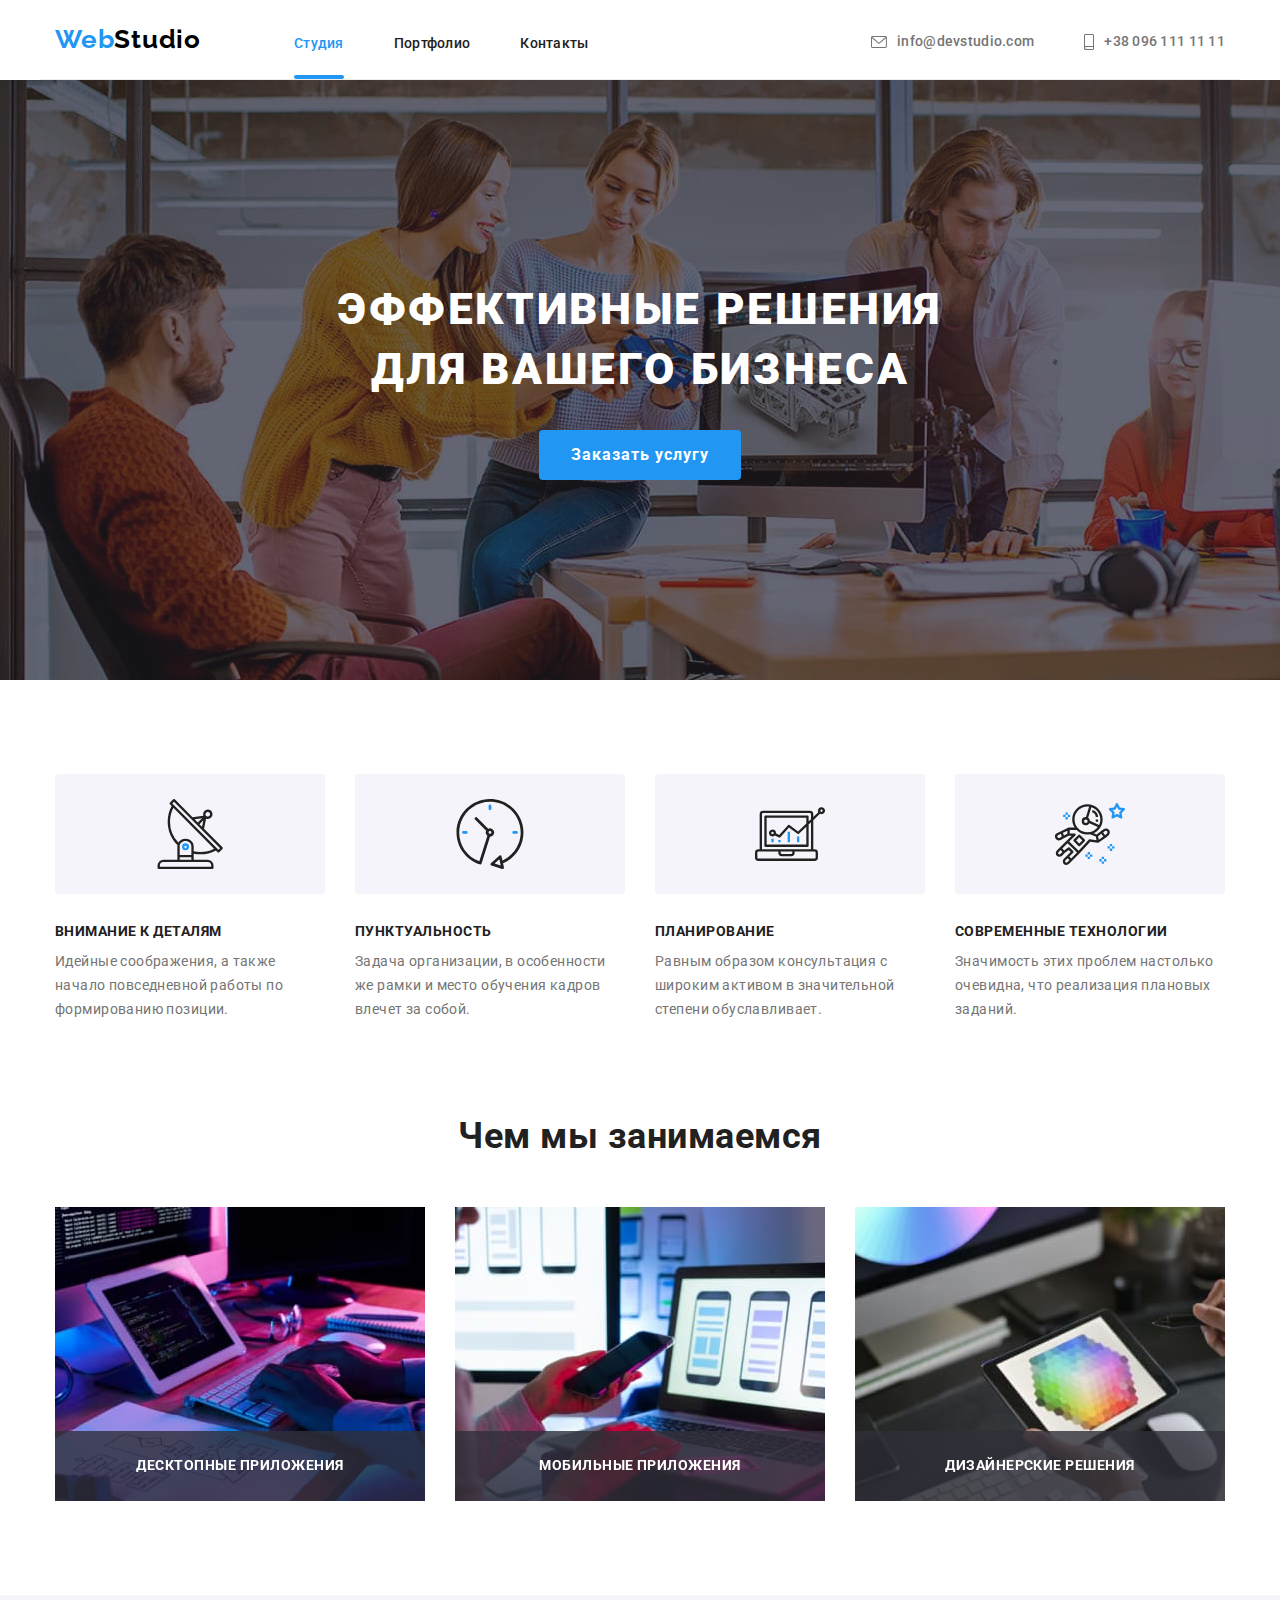
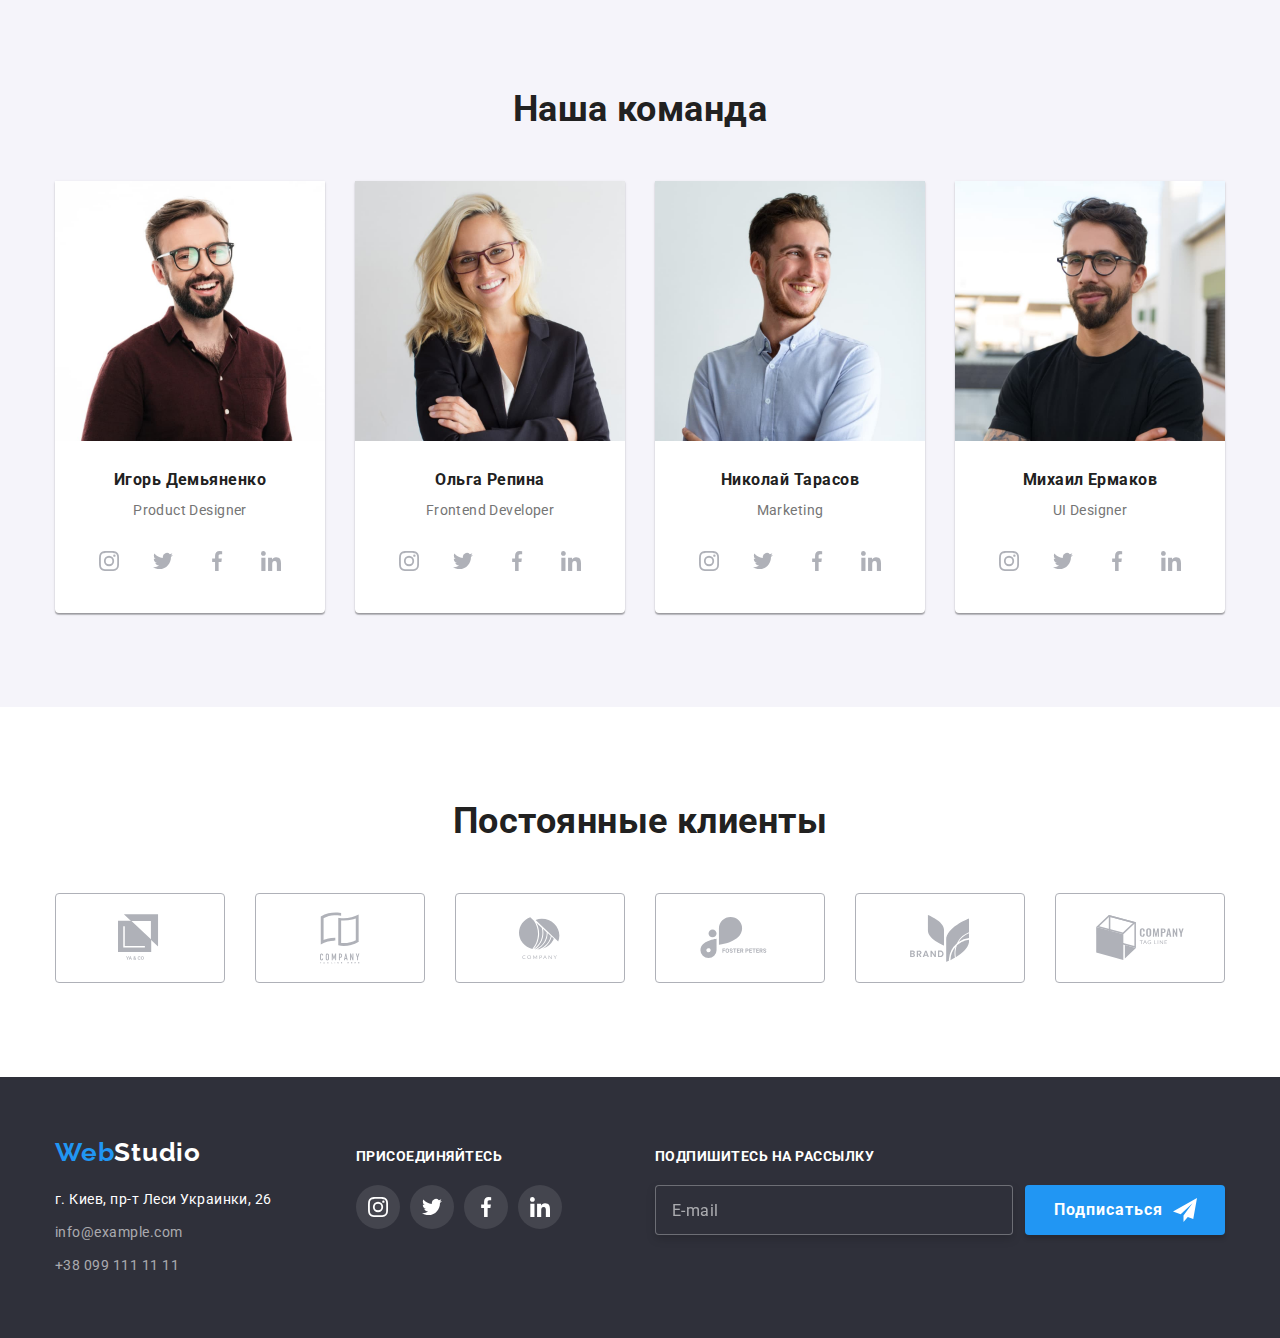
<file: index.html>
<!DOCTYPE html>
<html lang="ru">
<head>
    <meta charset="UTF-8">
    <meta name="viewport" content="width=device-width, initial-scale=1.0">
    <title>Студия</title>
    <link rel="stylesheet" href="./css/modern-normalize.css">
    <link rel="preconnect" href="https://fonts.gstatic.com">
    <link href="https://fonts.googleapis.com/css2?family=Raleway:wght@400;500;700;900&family=Roboto:wght@400;500;700;900&display=swap" rel="stylesheet">
    <link rel="stylesheet" href="./css/style.css">
</head>
<body>
    <!-- Шапка-->
    <header>
      <nav class="container navigation">  
        <a href="./index.html">
            <p class="logo"><span>Web</span>Studio</p>
        </a>
        <ul class="site-nav">
            <li class="item"><a href="./index.html" class="selected-page">Студия</a></li>
            <li class="item"><a href="./portfolio.html">Портфолио</a></li>
            <li class="item"><a href="">Контакты</a></li>
        </ul>
        <ul class="contact-nav">
            <li class="item"><a href="mailto:info@devstudio.com">
                <svg class="icon-contact" width="16" height="12">
                    <use href="./images/sprite.svg#envelope"></use>
                </svg>
                <span>info@devstudio.com</span></a></li>
            <li class="item"><a href="tel:+380961111111">
                <svg class="icon-contact" width="10" height="16">
                    <use href="./images/sprite.svg#smartphone"></use>
                </svg>
                <span>+38 096 111 11 11</span></a></li>
        </ul>
      </nav>
    </header>

   <main>
    <!-- Герой-->
    <section>
        <div class="container hero">
        <h1 class="hero-title">Эффективные решения <br> для вашего бизнеса</h1>
        <button data-open-modal type="button" class="hero-button">Заказать услугу</button>
        </div>
        <div class="backdrop is-hidden" data-backdrop>
            <div class="modal">
                <button data-close-modal class="modal-close-svg">            
                    <svg width="18" height="18">
                        <use href="./images/sprite.svg#close-black"></use>
                    </svg>
                </button>
                <form class="form js-speaker-form" action="#" autocomplete="off">
                    <h2>Оставьте свои данные, мы вам перезвоним</h2>
                    <div class="inputs">
                    <label class="form-label">
                        <span>Имя</span>
                        <input type="text" class="form-input" name="user-name" />
                        <svg width="18" height="18">
                            <use href="./images/sprite.svg#person"></use>
                        </svg>                        
                    </label>

                    <label class="form-label">
                        <span>Телефон</span>
                        <input type="tel" class="form-input" name="tel" placeholder=" " />
                        <svg width="18" height="18">
                            <use href="./images/sprite.svg#phone"></use>
                        </svg>
                    </label>

                    <label class="form-label">
                        <span>Почта</span>
                        <input type="email" class="form-input" name="mail" placeholder=" " />
                        <svg width="18" height="18">
                            <use href="./images/sprite.svg#email"></use>
                        </svg>
                    </label>

                    <label class="form-label">
                        <span>Комментарий</span>
                        <textarea name="comment" class="form-input comment" rows="5" cols="45" placeholder="Введите текст"></textarea>
                    </label>
                    </div>

                    <div class="checkbox">
                        <label class="checkbox-label">                            
                            <input class="checkbox-input" type="checkbox" name="mail" value="agree" />                             
                                <svg width="16" height="15">
                                    <use href="./images/sprite.svg#checked"></use>
                                </svg>
                                 <span>Соглашаюсь с рассылкой и принимаю 
                                    <a href="">Условия договора</a>
                                </span>
                            
                        </label>
                    </div>

                    <button type="submit" class="form-button">Отправить</button>
                </form>
            </div>
        </div>
        <script>
            const refs = {
                openModalBtn: document.querySelector("[data-open-modal]"),
                closeModalBtn: document.querySelector("[data-close-modal]"),
                backdrop: document.querySelector("[data-backdrop]"),
            };

            refs.openModalBtn.addEventListener("click", toggleModal);
            refs.closeModalBtn.addEventListener("click", toggleModal);

            refs.backdrop.addEventListener("click", logBackdropClick);

            function toggleModal() {
                refs.backdrop.classList.toggle("is-hidden");
            }
             
            function logBackdropClick() {
                    console.log("Это клик в бекдроп");
            }
        </script>
        <script>
            (() => {
                document
                    .querySelector('.js-speaker-form')
                    .addEventListener('submit', e => {
                        e.preventDefault();
                        new FormData(e.currentTarget).forEach((value, name) =>
                            console.log(`${name}: ${value}`),
                        );
                        e.currentTarget.reset();
                    });
            })();
        </script>
    </section>
    
    <!-- Особенности-->
    <section class="container">
        <h2 class="visually-hidden">Особенности</h2>
        <ul class="features">
            <li class="item"> 
                <div class="thumb-features">
                    <svg width="70" height="70">
                        <use href="./images/sprite.svg#details"></use>
                    </svg>
                </div>
                <h3>Внимание к деталям</h3>
                <p>Идейные соображения, а также начало повседневной работы по формированию позиции.</p>
            </li>
            <li class="item">
                <div class="thumb-features">
                    <svg width="70" height="70">
                        <use href="./images/sprite.svg#clock"></use>
                    </svg>
                </div>
                <h3>Пунктуальность</h3>
                <p>Задача организации, в особенности же рамки и место обучения кадров влечет за собой.</p>
            </li>
            <li class="item">
                <div class="thumb-features">
                    <svg width="70" height="70">
                        <use href="./images/sprite.svg#diagram"></use>
                    </svg>
                </div>
                <h3>Планирование</h3>
                <p>Равным образом консультация с широким активом в значительной степени обуславливает.</p>
            </li>
            <li class="item">
                <div class="thumb-features">
                    <svg width="70" height="70">
                        <use href="./images/sprite.svg#astronaut"></use>
                    </svg>
                </div>
                <h3>Современные технологии</h3>
                <p>Значимость этих проблем настолько очевидна, что реализация плановых заданий.</p>
            </li>
        </ul>
    </section>

    <!-- Чем мы занимаемся-->
    <section class="container examples">
        <h2>Чем мы занимаемся</h2>
        <ul class="examples-list">
            <li class="item"><a href=""><img src="./images/1.jpg" alt="Картинка 1"><h3>Десктопные приложения</h3></a> </li>
            <li class="item"><a href=""><img src="./images/2.jpg" alt="Картинка 2"><h3>Мобильные приложения</h3></a> </li>
            <li class="item"><a href=""><img src="./images/3.jpg" alt="Картинка 3"><h3>Дизайнерские решения</h3></a> </li>
        </ul>
    </section>

    <!-- Наша команда-->
    <section class="team">
       <div class="container">
            <h2>Наша команда</h2>
            <ul class="team-list">
                <li class="item">
                    <img src="./images/photo1.jpg" alt="Игорь Демьяненко" width="270" height="260">
                    <div class="team-info">
                        <h3>Игорь Демьяненко</h3>
                        <p>Product Designer</p>
                        <ul class="socials-links">
                            <li><a href="">
                                    <svg width="20" height="20">
                                        <use href="./images/sprite.svg#instagram"></use>
                                    </svg>
                                </a></li>
                            <li><a href="">
                                    <svg width="20" height="20">
                                        <use href="./images/sprite.svg#twitter"></use>
                                    </svg>
                                </a></li>
                            <li><a href="">
                                    <svg width="20" height="20">
                                        <use href="./images/sprite.svg#facebook"></use>
                                    </svg>
                                </a></li>
                            <li><a href="">
                                    <svg width="20" height="20">
                                        <use href="./images/sprite.svg#linkedin"></use>
                                    </svg>
                                </a></li>
                        </ul>
                    </div>
            
                </li>
                <li class="item">
                    <img src="./images/photo2.jpg" alt="Ольга Репина" width="270" height="260">
                    <div class="team-info">
                        <h3>Ольга Репина</h3>
                        <p>Frontend Developer</p>
                        <ul class="socials-links">
                            <li><a href="">
                                    <svg width="20" height="20">
                                        <use href="./images/sprite.svg#instagram"></use>
                                    </svg>
                                </a></li>
                            <li><a href="">
                                    <svg width="20" height="20">
                                        <use href="./images/sprite.svg#twitter"></use>
                                    </svg>
                                </a></li>
                            <li><a href="">
                                    <svg width="20" height="20">
                                        <use href="./images/sprite.svg#facebook"></use>
                                    </svg>
                                </a></li>
                            <li><a href="">
                                    <svg width="20" height="20">
                                        <use href="./images/sprite.svg#linkedin"></use>
                                    </svg>
                                </a></li>
                        </ul>
                    </div>
                </li>
                <li class="item">
                    <img src="./images/photo3.jpg" alt="Николай Тарасов" width="270" height="260">
                    <div class="team-info">
                        <h3>Николай Тарасов</h3>
                        <p>Marketing</p>
                        <ul class="socials-links">
                            <li><a href="">
                                    <svg width="20" height="20">
                                        <use href="./images/sprite.svg#instagram"></use>
                                    </svg>
                                </a></li>
                            <li><a href="">
                                    <svg width="20" height="20">
                                        <use href="./images/sprite.svg#twitter"></use>
                                    </svg>
                                </a></li>
                            <li><a href="">
                                    <svg width="20" height="20">
                                        <use href="./images/sprite.svg#facebook"></use>
                                    </svg>
                                </a></li>
                            <li><a href="">
                                    <svg width="20" height="20">
                                        <use href="./images/sprite.svg#linkedin"></use>
                                    </svg>
                                </a></li>
                        </ul>
                    </div>
                </li>
                <li class="item">
                    <img src="./images/photo4.jpg" alt="Михаил Ермаков" width="270" height="260">
                    <div class="team-info">
                        <h3>Михаил Ермаков</h3>
                        <p>UI Designer</p>
                        <ul class="socials-links">
                            <li><a href="">
                                    <svg width="20" height="20">
                                        <use href="./images/sprite.svg#instagram"></use>
                                    </svg>
                                </a></li>
                            <li><a href="">
                                    <svg width="20" height="20">
                                        <use href="./images/sprite.svg#twitter"></use>
                                    </svg>
                                </a></li>
                            <li><a href="">
                                    <svg width="20" height="20">
                                        <use href="./images/sprite.svg#facebook"></use>
                                    </svg>
                                </a></li>
                            <li><a href="">
                                    <svg width="20" height="20">
                                        <use href="./images/sprite.svg#linkedin"></use>
                                    </svg>
                                </a></li>
                        </ul>
                    </div>
                </li>
            </ul>
       </div>
    </section>

    <!-- Постоянные клиенты-->
    <section class="container clients">
        <h2>Постоянные клиенты</h2>
        <ul class="clients-list">
            <li class="item"><a href="" class="thumb-clients">
                    <svg width="44.27" height="49.23">
                        <use href="./images/sprite.svg#logo-1"></use>
                    </svg>
            </a></li>
            <li class="item"><a href="" class="thumb-clients">
                    <svg width="40" height="52">
                        <use href="./images/sprite.svg#logo-2"></use>
                    </svg>
            </a> </li>
            <li class="item"><a href="" class="thumb-clients">
                    <svg width="41" height="42.6">
                        <use href="./images/sprite.svg#logo-3"></use>
                    </svg>
            </a> </li>
            <li class="item"><a href="" class="thumb-clients">
                    <svg width="79.66" height="42.02">
                        <use href="./images/sprite.svg#logo-4"></use>
                    </svg>
            </a> </li>
            <li class="item"><a href="" class="thumb-clients">
                    <svg width="59" height="47">
                        <use href="./images/sprite.svg#logo-5"></use>
                    </svg>
            </a> </li>
            <li class="item"><a href="" class="thumb-clients">
                    <svg width="88.48" height="45.45">
                        <use href="./images/sprite.svg#logo-6"></use>
                    </svg>
            </a> </li>
        </ul>
    </section>
   </main>
    
    <!-- Подвал-->
<footer>
    <div class="container footer">
        <div class="left-part">
        <a href="./index.html">
            <p class="logo bottom"><span>Web</span>Studio</p>
        </a>
        <address class="contact-nav-footer">
            <ul class="contact-nav-footer-list">
                <li> <span>г. Киев, пр-т Леси Украинки, 26</span></li>
                <li> <a href="mailto:info@example.com">info@example.com</a> </li>
                <li> <a href="tel:+380991111111">+38 099 111 11 11</a> </li>
            </ul>
        </address>
        </div>
        <div class="сenter-part">
            <h3>Присоединяйтесь</h3>
            <ul class="socials-links footerish">
                <li><a href="">
                        <svg width="20" height="20">
                            <use href="./images/sprite.svg#instagram"></use>
                        </svg>
                    </a></li>
                <li><a href="">
                        <svg width="20" height="20">
                            <use href="./images/sprite.svg#twitter"></use>
                        </svg>
                    </a></li>
                <li><a href="">
                        <svg width="20" height="20">
                            <use href="./images/sprite.svg#facebook"></use>
                        </svg>
                    </a></li>
                <li><a href="">
                        <svg width="20" height="20">
                            <use href="./images/sprite.svg#linkedin"></use>
                        </svg>
                    </a></li>
            </ul>
        </div>
        <div class="right-part">
            <h3>Подпишитесь на рассылку</h3>
            <form class="form-submit">
                <label class="form-label-footer">
                    <input type="email" class="form-input-footer" name="mail" placeholder="E-mail" autocomplete="off"/>
                </label>
                <button type="submit" class="button-submit">
                    <span>Подписаться</span>
                    <svg width="24" height="24">
                        <use href="./images/sprite.svg#send"></use>
                    </svg>
                </button>
            </form>
        </div>
    </div>
</footer>
</body>
</html>
</file>
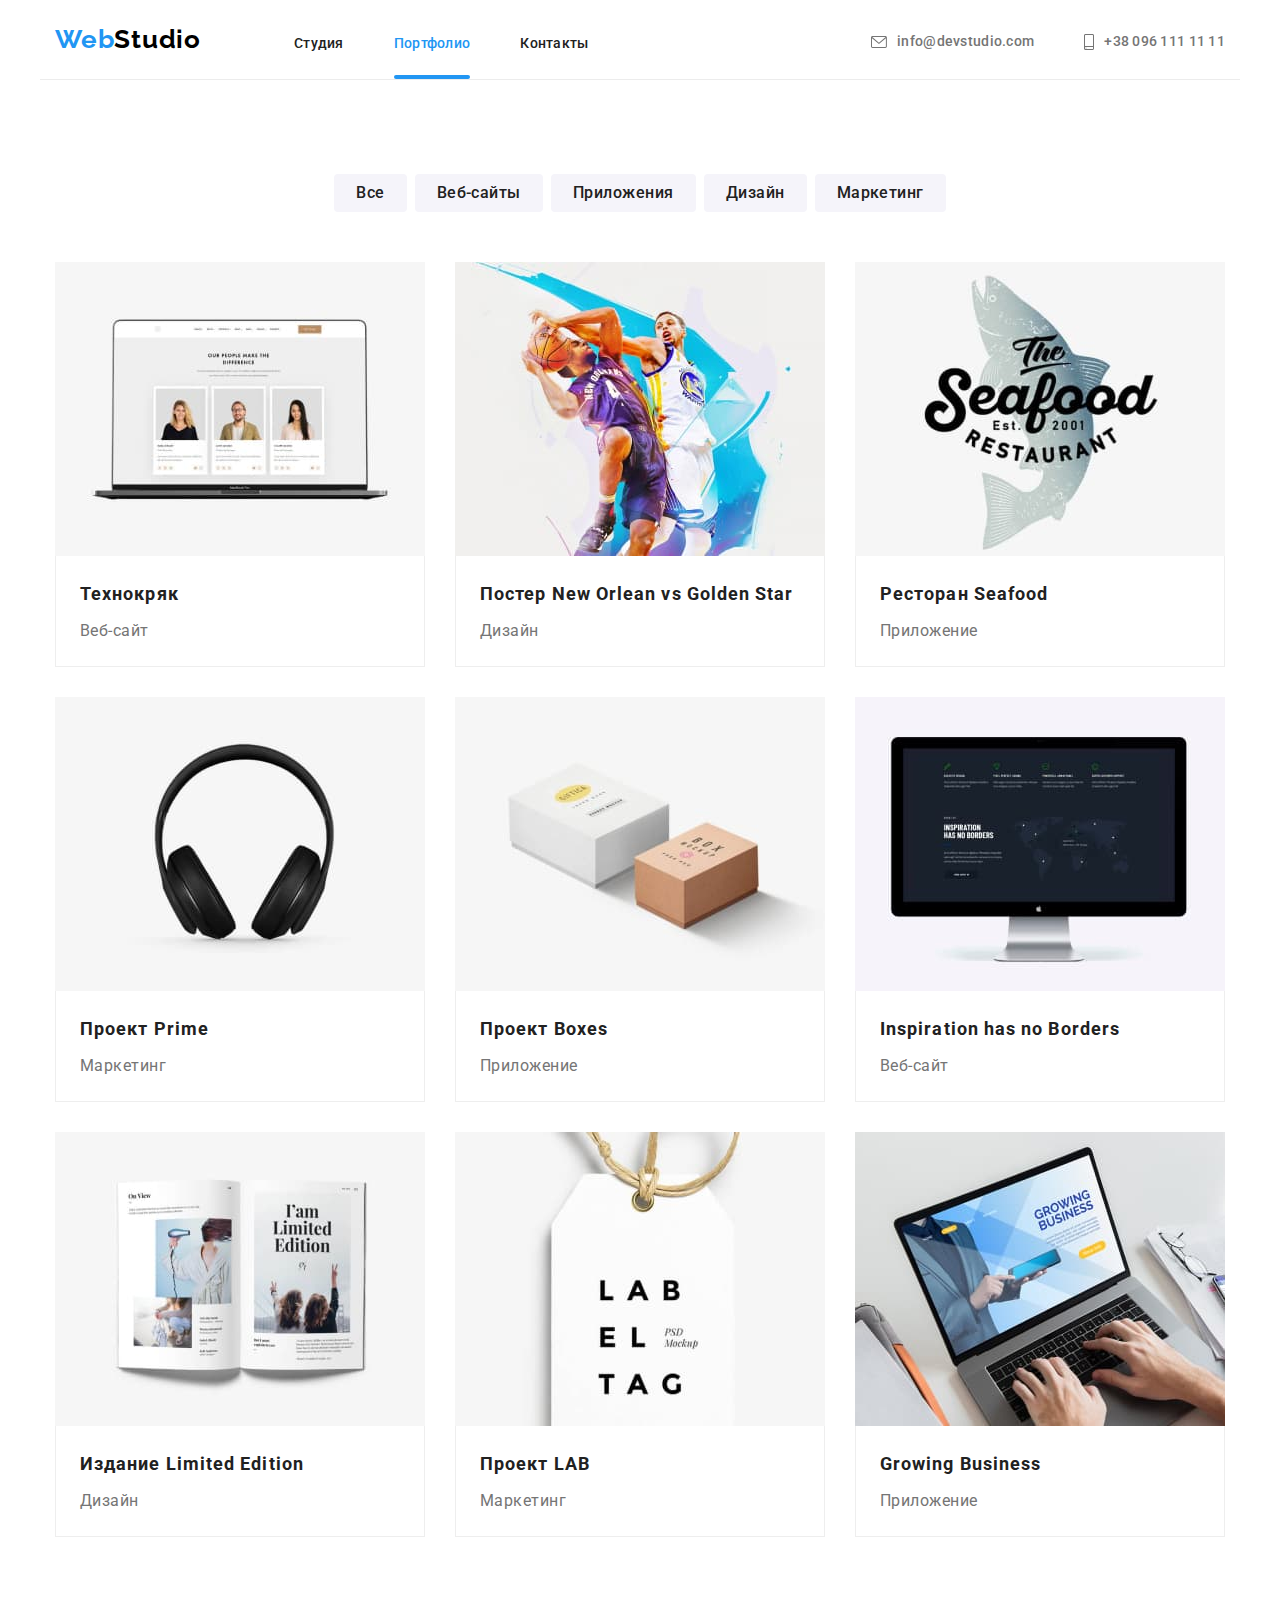
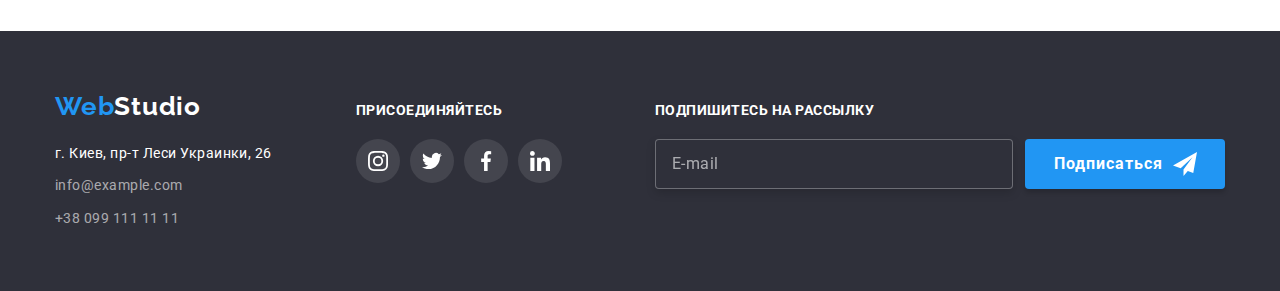
<file: portfolio.html>
<!DOCTYPE html>
<html lang="ru">

<head>
    <meta charset="UTF-8">
    <meta name="viewport" content="width=device-width, initial-scale=1.0">
    <title>Портфолио</title>
    <link rel="stylesheet" href="./css/modern-normalize.css">
    <link rel="preconnect" href="https://fonts.gstatic.com">
    <link href="https://fonts.googleapis.com/css2?family=Raleway:wght@400;500;700&family=Roboto:wght@400;500;700;900&display=swap" rel="stylesheet">
    <link rel="stylesheet" href="./css/style.css">
</head>

<body>
    <!-- Верхняя линия-->
    <header>
        <nav class="container navigation">
            <a href="./index.html">
                <p class="logo"><span>Web</span>Studio</p>
            </a>
            <ul class="site-nav">
                <li class="item"><a href="./index.html" >Студия</a></li>
                <li class="item"><a href="./portfolio.html" class="selected-page">Портфолио</a></li>
                <li class="item"><a href="">Контакты</a></li>
            </ul>
            <ul class="contact-nav">
                <li class="item"><a href="mailto:info@devstudio.com">
                        <svg class="icon-contact" width="16" height="12">
                            <use href="./images/sprite.svg#envelope"></use>
                        </svg>
                        <span>info@devstudio.com</span></a></li>
                <li class="item"><a href="tel:+380961111111">
                        <svg class="icon-contact" width="10" height="16">
                            <use href="./images/sprite.svg#smartphone"></use>
                        </svg>
                        <span>+38 096 111 11 11</span></a></li>
            </ul>
        </nav>
    </header>

    <main class="container">
      <h1 class="visually-hidden">Портфолио</h1>
      <ul class="filter-list">
        <li><button type="button" class="button">Все</button></li>
        <li><button type="button" class="button">Веб-сайты</button></li>
        <li><button type="button" class="button">Приложения</button></li>
        <li><button type="button" class="button">Дизайн</button></li>
        <li><button type="button" class="button">Маркетинг</button></li>
      </ul>
      <h2 class="visually-hidden">Проекты</h2>
      <ul class="project-list">
        <li class="item">
            <a href=""><div class="overlay">
                <img src="./images/project1.jpg" alt="Проект Технокряк" width="370" height="294">
                <p class="project-thumb-text">Технокряк это современная площадка распространения коронавируса. Компании используют эту платформу для цифрового шпионажа и атак на защищённые сервера конкурентов.</p>                    
                </div>
                <div class="project-info">
                    <h3>Технокряк</h3>
                    <p>Веб-сайт</p>
                </div>
            </a>
        </li>
        <li class="item">
            <a href=""><div class="overlay">
                <img src="./images/project2.jpg" alt="Проект Постер New Orlean vs Golden Star" width="370" height="294">
                <p class="project-thumb-text">Технокряк это современная площадка распространения коронавируса. Компании используют эту
                    платформу для цифрового шпионажа и атак на защищённые сервера конкурентов.</p>
                </div>
                    <div class="project-info">
                    <h3>Постер New Orlean vs Golden Star</h3>
                    <p>Дизайн</p>
                </div>
            </a>
        </li>
        <li class="item">
            <a href=""> <div class="overlay">
                <img src="./images/project3.jpg" alt="Проект Ресторан Seafood" width="370" height="294">
                <p class="project-thumb-text">Технокряк это современная площадка распространения коронавируса. Компании используют эту
                    платформу для цифрового шпионажа и атак на защищённые сервера конкурентов.</p>
                </div>
                    <div class="project-info">
                    <h3>Ресторан Seafood</h3>
                    <p>Приложение</p>
                </div>
            </a>
        </li>
        <li class="item">
            <a href=""><div class="overlay">
                <img src="./images/project4.jpg" alt="Проект Prime" width="370" height="294">
                <p class="project-thumb-text">Технокряк это современная площадка распространения коронавируса. Компании используют эту
                    платформу для цифрового шпионажа и атак на защищённые сервера конкурентов.</p>
                </div>
                <div class="project-info">
                    <h3>Проект Prime</h3>
                    <p>Маркетинг</p>
                </div>
            </a>
        </li>
        <li class="item">
            <a href=""><div class="overlay">
                <img src="./images/project5.jpg" alt="Проект Boxes" width="370" height="294">
                <p class="project-thumb-text">Технокряк это современная площадка распространения коронавируса. Компании используют эту
                    платформу для цифрового шпионажа и атак на защищённые сервера конкурентов.</p>
                </div>
                <div class="project-info">
                    <h3>Проект Boxes</h3>
                    <p>Приложение</p>
                </div>
            </a>
        </li>
        <li class="item">
            <a href=""><div class="overlay">
                <img src="./images/project6.jpg" alt="Проект Inspiration has no Borders" width="370" height="294">
                <p class="project-thumb-text">Технокряк это современная площадка распространения коронавируса. Компании используют эту
                    платформу для цифрового шпионажа и атак на защищённые сервера конкурентов.</p>
                </div>
                <div class="project-info">
                    <h3>Inspiration has no Borders</h3>
                    <p>Веб-сайт</p>
                </div>
            </a>
        </li>
        <li class="item">
            <a href=""><div class="overlay">
                <img src="./images/project7.jpg" alt="Проект издание Limited Edition" width="370" height="294">
                <p class="project-thumb-text">Технокряк это современная площадка распространения коронавируса. Компании используют эту
                    платформу для цифрового шпионажа и атак на защищённые сервера конкурентов.</p>
                </div>
                <div class="project-info">
                    <h3>Издание Limited Edition</h3>
                    <p>Дизайн</p>
                </div>
            </a>
        </li>
        <li class="item">
            <a href=""><div class="overlay">
                <img src="./images/project8.jpg" alt="Проект LAB" width="370" height="294">
                <p class="project-thumb-text">Технокряк это современная площадка распространения коронавируса. Компании используют эту
                    платформу для цифрового шпионажа и атак на защищённые сервера конкурентов.</p>
                </div>
                <div class="project-info">
                    <h3>Проект LAB</h3>
                    <p>Маркетинг</p>
                </div>
            </a>
        </li>
        <li class="item">
            <a href=""><div class="overlay">
                <img src="./images/project9.jpg" alt="Проект Growing Business" width="370" height="294">
                <p class="project-thumb-text">Технокряк это современная площадка распространения коронавируса. Компании используют эту
                    платформу для цифрового шпионажа и атак на защищённые сервера конкурентов.</p>
                </div>
                <div class="project-info">
                    <h3>Growing Business</h3>
                    <p>Приложение</p>
                </div>
            </a>
        </li>
      
      </ul>
    </main>

    <!-- Подвал-->
    <footer>
        <div class="container footer">
            <div class="left-part">
                <a href="./index.html">
                    <p class="logo bottom"><span>Web</span>Studio</p>
                </a>
                <address class="contact-nav-footer">
                    <ul class="contact-nav-footer-list">
                        <li> <span>г. Киев, пр-т Леси Украинки, 26</span></li>
                        <li> <a href="mailto:info@example.com">info@example.com</a> </li>
                        <li> <a href="tel:+380991111111">+38 099 111 11 11</a> </li>
                    </ul>
                </address>
            </div>
            <div class="сenter-part">
                <h3>Присоединяйтесь</h3>
                <ul class="socials-links footerish">
                    <li><a href="">
                            <svg width="20" height="20">
                                <use href="./images/sprite.svg#instagram"></use>
                            </svg>
                        </a></li>
                    <li><a href="">
                            <svg width="20" height="20">
                                <use href="./images/sprite.svg#twitter"></use>
                            </svg>
                        </a></li>
                    <li><a href="">
                            <svg width="20" height="20">
                                <use href="./images/sprite.svg#facebook"></use>
                            </svg>
                        </a></li>
                    <li><a href="">
                            <svg width="20" height="20">
                                <use href="./images/sprite.svg#linkedin"></use>
                            </svg>
                        </a></li>
                </ul>
            </div>
            <div class="right-part">
                <h3>Подпишитесь на рассылку</h3>
            <form class="form-submit">
                <label class="form-label-footer">
                    <input type="email" class="form-input-footer" name="mail" placeholder="E-mail" autocomplete="off" />
                </label>
                <button type="submit" class="button-submit">
                    <span>Подписаться</span>
                    <svg width="24" height="24">
                        <use href="./images/sprite.svg#send"></use>
                    </svg>
                </button>
            </form>
            </div>
        </div>
    </footer>
</body>

</html>
</file>
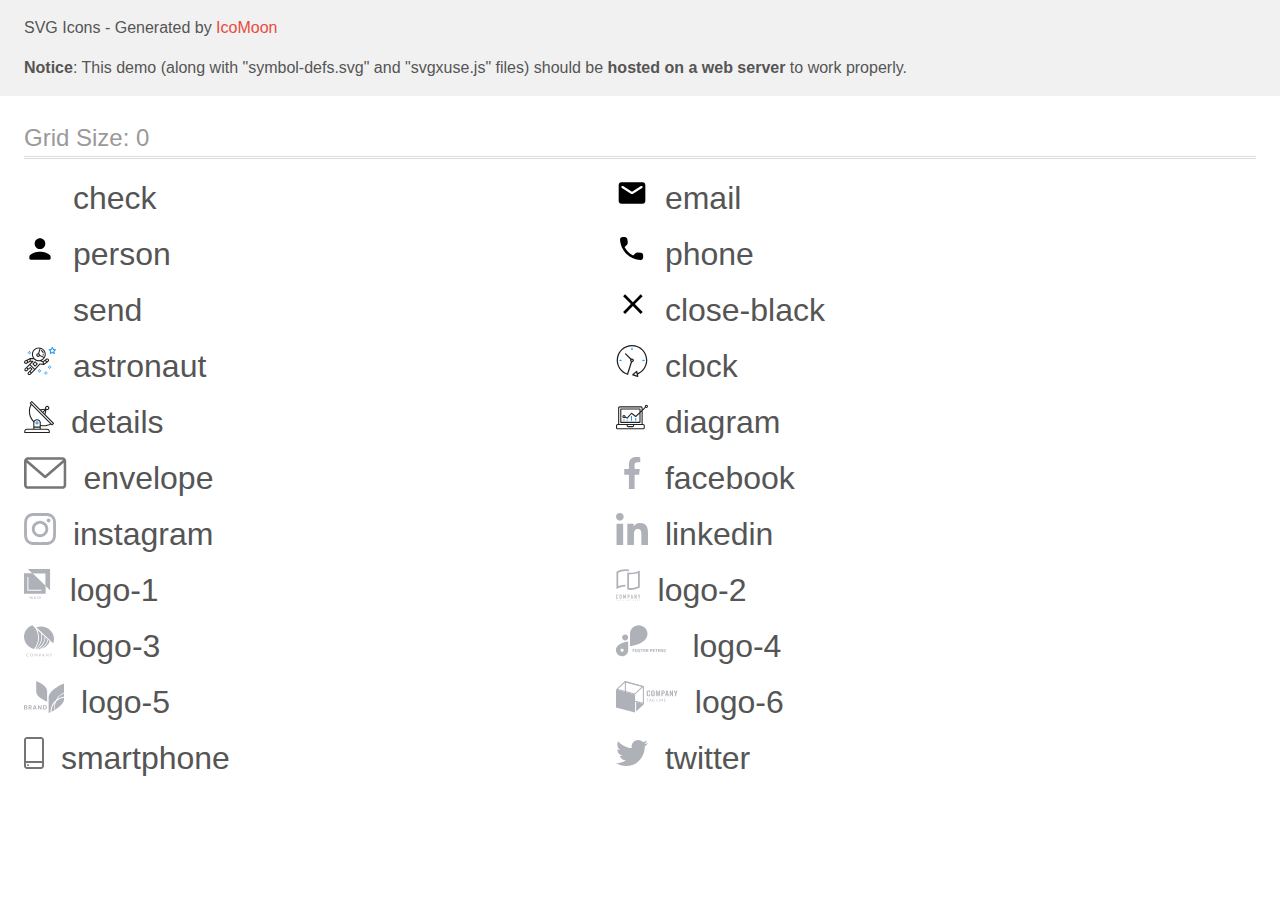
<file: images/icomoon/demo-external-svg.html>
<!doctype html>
<html>
<head>
    <title>IcoMoon - SVG Icons</title>
    <meta charset="utf-8">
    <meta name="viewport" content="width=device-width, initial-scale=1">
    <link rel="stylesheet" href="demo-files/demo.css">
    <link rel="stylesheet" href="style.css">
</head>
<body>
<header class="bgc1 clearfix">
<div class="mhl">
    <p>SVG Icons - Generated by <a href="https://icomoon.io/app">IcoMoon</a></p><p><strong>Notice</strong>: This demo (along with "symbol-defs.svg" and "svgxuse.js" files) should be <b>hosted on a web server</b> to work properly.</p>
</div>
</header>
    <div class="clearfix mhl ptl">
        <h1 class="mvm mtn fgc1">Grid Size: 0</h1>
        <div class="glyph fs1">
            <div class="clearfix pbs">
                <svg class="icon check"><use xlink:href="symbol-defs.svg#check"></use></svg><span class="name"> check</span>
            </div>
        </div>
        <div class="glyph fs1">
            <div class="clearfix pbs">
                <svg class="icon email"><use xlink:href="symbol-defs.svg#email"></use></svg><span class="name"> email</span>
            </div>
        </div>
        <div class="glyph fs1">
            <div class="clearfix pbs">
                <svg class="icon person"><use xlink:href="symbol-defs.svg#person"></use></svg><span class="name"> person</span>
            </div>
        </div>
        <div class="glyph fs1">
            <div class="clearfix pbs">
                <svg class="icon phone"><use xlink:href="symbol-defs.svg#phone"></use></svg><span class="name"> phone</span>
            </div>
        </div>
        <div class="glyph fs1">
            <div class="clearfix pbs">
                <svg class="icon send"><use xlink:href="symbol-defs.svg#send"></use></svg><span class="name"> send</span>
            </div>
        </div>
        <div class="glyph fs1">
            <div class="clearfix pbs">
                <svg class="icon close-black"><use xlink:href="symbol-defs.svg#close-black"></use></svg><span class="name"> close-black</span>
            </div>
        </div>
        <div class="glyph fs1">
            <div class="clearfix pbs">
                <svg class="icon astronaut"><use xlink:href="symbol-defs.svg#astronaut"></use></svg><span class="name"> astronaut</span>
            </div>
        </div>
        <div class="glyph fs1">
            <div class="clearfix pbs">
                <svg class="icon clock"><use xlink:href="symbol-defs.svg#clock"></use></svg><span class="name"> clock</span>
            </div>
        </div>
        <div class="glyph fs1">
            <div class="clearfix pbs">
                <svg class="icon details"><use xlink:href="symbol-defs.svg#details"></use></svg><span class="name"> details</span>
            </div>
        </div>
        <div class="glyph fs1">
            <div class="clearfix pbs">
                <svg class="icon diagram"><use xlink:href="symbol-defs.svg#diagram"></use></svg><span class="name"> diagram</span>
            </div>
        </div>
        <div class="glyph fs1">
            <div class="clearfix pbs">
                <svg class="icon envelope"><use xlink:href="symbol-defs.svg#envelope"></use></svg><span class="name"> envelope</span>
            </div>
        </div>
        <div class="glyph fs1">
            <div class="clearfix pbs">
                <svg class="icon facebook"><use xlink:href="symbol-defs.svg#facebook"></use></svg><span class="name"> facebook</span>
            </div>
        </div>
        <div class="glyph fs1">
            <div class="clearfix pbs">
                <svg class="icon instagram"><use xlink:href="symbol-defs.svg#instagram"></use></svg><span class="name"> instagram</span>
            </div>
        </div>
        <div class="glyph fs1">
            <div class="clearfix pbs">
                <svg class="icon linkedin"><use xlink:href="symbol-defs.svg#linkedin"></use></svg><span class="name"> linkedin</span>
            </div>
        </div>
        <div class="glyph fs1">
            <div class="clearfix pbs">
                <svg class="icon logo-1"><use xlink:href="symbol-defs.svg#logo-1"></use></svg><span class="name"> logo-1</span>
            </div>
        </div>
        <div class="glyph fs1">
            <div class="clearfix pbs">
                <svg class="icon logo-2"><use xlink:href="symbol-defs.svg#logo-2"></use></svg><span class="name"> logo-2</span>
            </div>
        </div>
        <div class="glyph fs1">
            <div class="clearfix pbs">
                <svg class="icon logo-3"><use xlink:href="symbol-defs.svg#logo-3"></use></svg><span class="name"> logo-3</span>
            </div>
        </div>
        <div class="glyph fs1">
            <div class="clearfix pbs">
                <svg class="icon logo-4"><use xlink:href="symbol-defs.svg#logo-4"></use></svg><span class="name"> logo-4</span>
            </div>
        </div>
        <div class="glyph fs1">
            <div class="clearfix pbs">
                <svg class="icon logo-5"><use xlink:href="symbol-defs.svg#logo-5"></use></svg><span class="name"> logo-5</span>
            </div>
        </div>
        <div class="glyph fs1">
            <div class="clearfix pbs">
                <svg class="icon logo-6"><use xlink:href="symbol-defs.svg#logo-6"></use></svg><span class="name"> logo-6</span>
            </div>
        </div>
        <div class="glyph fs1">
            <div class="clearfix pbs">
                <svg class="icon smartphone"><use xlink:href="symbol-defs.svg#smartphone"></use></svg><span class="name"> smartphone</span>
            </div>
        </div>
        <div class="glyph fs1">
            <div class="clearfix pbs">
                <svg class="icon twitter"><use xlink:href="symbol-defs.svg#twitter"></use></svg><span class="name"> twitter</span>
            </div>
        </div>
  </div>
<script defer src="svgxuse.js"></script>
</body>
</html>
</file>
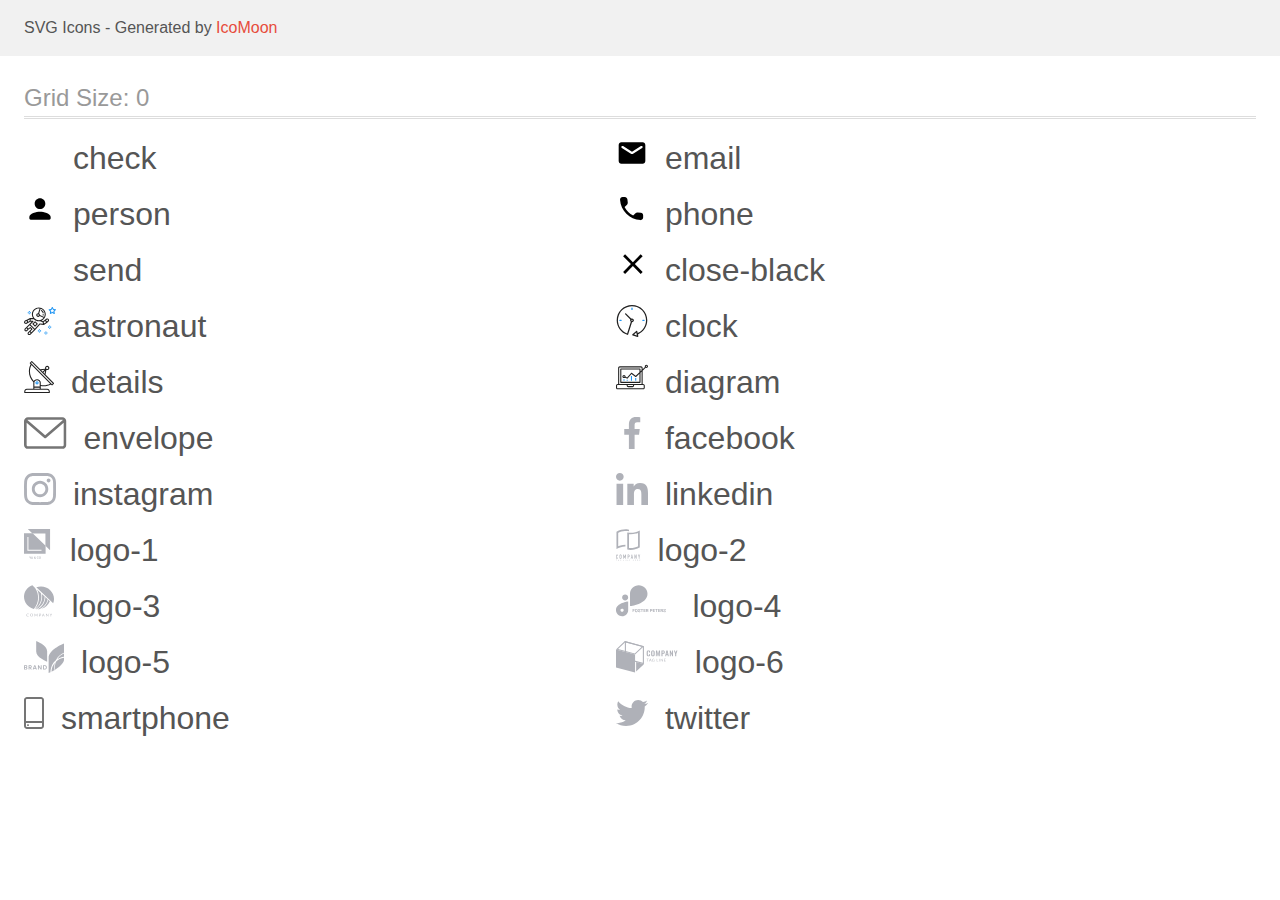
<file: images/icomoon/demo.html>
<!doctype html>
<html>
<head>
    <title>IcoMoon - SVG Icons</title>
    <meta charset="utf-8">
    <meta name="viewport" content="width=device-width, initial-scale=1">
    <link rel="stylesheet" href="demo-files/demo.css">
    <link rel="stylesheet" href="style.css">
</head>
<body>
<svg aria-hidden="true" style="position: absolute; width: 0; height: 0; overflow: hidden;" version="1.1" xmlns="http://www.w3.org/2000/svg" xmlns:xlink="http://www.w3.org/1999/xlink">
<defs>
<symbol id="check" viewBox="0 0 32 32">
<path fill="#fff" style="fill: var(--color1, #fff); stroke: var(--color1, #fff)" stroke="#fff" stroke-linejoin="miter" stroke-linecap="butt" stroke-miterlimit="4" stroke-width="0.4" d="M7.914 16.504l-0.138-0.132-0.138 0.13-1.928 1.828 0.152 0.146 7.13 6.8 0.138-0.132 15.16-14.462-0.152-0.144-1.902-1.814-0.138 0.132-13.106 12.492-5.078-4.844z"></path>
</symbol>
<symbol id="email" viewBox="0 0 32 32">
<path d="M26.667 5.333h-21.333c-1.467 0-2.652 1.2-2.652 2.667l-0.014 16c0 1.467 1.2 2.667 2.667 2.667h21.333c1.467 0 2.667-1.2 2.667-2.667v-16c0-1.467-1.2-2.667-2.667-2.667zM26.133 11.001l-9.426 5.892c-0.201 0.126-0.446 0.2-0.708 0.2s-0.506-0.075-0.713-0.204l0.006 0.003-9.426-5.892c-0.336-0.201-0.557-0.562-0.557-0.975 0-0.625 0.507-1.132 1.132-1.132 0.233 0 0.449 0.070 0.629 0.19l-0.004-0.003 8.933 5.586 8.933-5.588c0.176-0.118 0.392-0.188 0.624-0.188 0.625 0 1.132 0.507 1.132 1.132 0 0.413-0.221 0.775-0.552 0.972l-0.005 0.003z"></path>
</symbol>
<symbol id="person" viewBox="0 0 32 32">
<path d="M16 16c2.946 0 5.333-2.388 5.333-5.333s-2.388-5.333-5.333-5.333v0c-2.946 0-5.333 2.388-5.333 5.333s2.388 5.333 5.333 5.333v0zM16 18.667c-3.561 0-10.667 1.787-10.667 5.333v1.333c0 0.732 0.599 1.333 1.333 1.333h18.667c0.732 0 1.333-0.601 1.333-1.333v-1.333c0-3.547-7.108-5.333-10.667-5.333z"></path>
</symbol>
<symbol id="phone" viewBox="0 0 32 32">
<path d="M24.882 19.774l-3.268-0.373c-0.090-0.011-0.194-0.018-0.299-0.018-0.707 0-1.348 0.287-1.811 0.75l-2.368 2.368c-3.669-1.894-6.585-4.81-8.427-8.372l-0.051-0.108 2.382-2.377c0.463-0.463 0.75-1.103 0.75-1.81 0-0.106-0.006-0.21-0.019-0.312l0.001 0.012-0.373-3.243c-0.155-1.287-1.24-2.276-2.557-2.276-0.001 0-0.002 0-0.003 0h-2.226c-1.454 0-2.663 1.209-2.574 2.663 0.683 10.987 9.47 19.76 20.444 20.443 1.452 0.089 2.663-1.12 2.663-2.574v-2.226c0-0.004 0-0.008 0-0.012 0-1.308-0.985-2.386-2.253-2.532l-0.012-0.001z"></path>
</symbol>
<symbol id="send" viewBox="0 0 32 32">
<path fill="#fff" style="fill: var(--color1, #fff)" d="M32 0l-32 18 10.227 3.787 15.773-14.787-11.997 16.187 0.009 0.003-0.012-0.003v8.813l5.735-6.691 7.267 2.691 4.999-28z"></path>
</symbol>
<symbol id="close-black" viewBox="0 0 32 32">
<path d="M26.667 7.303l-1.97-1.97-7.808 7.808-7.808-7.808-1.97 1.97 7.808 7.808-7.808 7.808 1.97 1.97 7.808-7.808 7.808 7.808 1.97-1.97-7.808-7.808 7.808-7.808z"></path>
</symbol>
<symbol id="astronaut" viewBox="0 0 32 32">
<path fill="#2196f3" style="fill: var(--color2, #2196f3)" d="M31.974 4.524c-0.064-0.191-0.227-0.332-0.427-0.362l-0.003-0-1.911-0.278-0.855-1.731c-0.179-0.365-0.777-0.365-0.956 0l-0.855 1.731-1.911 0.278c-0.26 0.039-0.457 0.26-0.457 0.528 0 0.15 0.062 0.285 0.161 0.382l1.383 1.348-0.326 1.903c-0.034 0.2 0.048 0.402 0.212 0.522 0.166 0.12 0.383 0.135 0.562 0.040l1.709-0.899 1.709 0.899c0.072 0.038 0.157 0.061 0.247 0.061 0.295 0 0.534-0.239 0.534-0.534 0-0.031-0.003-0.062-0.008-0.092l0 0.003-0.326-1.903 1.383-1.348c0.099-0.097 0.161-0.233 0.161-0.382 0-0.059-0.009-0.115-0.027-0.168l0.001 0.004zM29.511 5.851c-0.126 0.122-0.183 0.299-0.153 0.472l0.191 1.114-1-0.526c-0.072-0.039-0.158-0.062-0.249-0.062s-0.177 0.023-0.252 0.063l0.003-0.001-1 0.526 0.191-1.114c0.005-0.027 0.008-0.059 0.008-0.091 0-0.149-0.061-0.285-0.16-0.381l-0-0-0.811-0.789 1.119-0.163c0.174-0.025 0.324-0.134 0.402-0.292l0.5-1.013 0.5 1.013c0.078 0.158 0.228 0.267 0.402 0.292l1.119 0.162-0.809 0.79zM26.134 20.522h-1.067v1.067h1.067v-1.067zM26.134 22.656h-1.067v1.066h1.067v-1.066zM27.2 21.589h-1.067v1.067h1.067v-1.067zM25.067 21.589h-1.067v1.067h1.067v-1.067zM22.4 26.389h-1.067v1.067h1.067v-1.067zM22.4 28.523h-1.067v1.067h1.067v-1.067zM23.467 27.456h-1.067v1.067h1.067v-1.067zM21.334 27.456h-1.067v1.067h1.067v-1.067zM16 24.256h-1.066v1.067h1.066v-1.067zM16 26.389h-1.066v1.067h1.066v-1.067zM17.067 25.322h-1.067v1.067h1.067v-1.067zM14.934 25.322h-1.067v1.067h1.067v-1.067zM5.867 6.122h-1.066v1.066h1.066v-1.066zM5.867 8.256h-1.066v1.066h1.066v-1.066zM6.933 7.189h-1.067v1.067h1.066v-1.067zM4.8 7.189h-1.067v1.067h1.067v-1.067z"></path>
<path fill="#212121" style="fill: var(--color3, #212121)" d="M24.715 14.16c-0.28-0.376-0.698-0.636-1.179-0.703l-0.009-0.001c-0.076-0.012-0.164-0.018-0.254-0.018-0.411 0-0.789 0.139-1.090 0.373l0.004-0.003-1.253 0.96-1.898 1.417-1.358-0.541c2.421-1.086 4.113-3.508 4.113-6.32 0-3.823-3.122-6.934-6.961-6.934s-6.961 3.11-6.961 6.934c0 1.386 0.415 2.674 1.12 3.759l-2.768-0.024c-0.009 0-0.016 0.005-0.023 0.005-0.057 0.003-0.11 0.014-0.159 0.033l0.004-0.001c-0.013 0.005-0.026 0.007-0.038 0.013-0.006 0.003-0.013 0.003-0.019 0.006l-3.233 1.596c-0 0-0.001 0-0.001 0.001l-1.893 0.91c-0.024 0.011-0.045 0.023-0.064 0.036l0.001-0.001c-0.482 0.324-0.795 0.867-0.795 1.483 0 0.297 0.073 0.577 0.201 0.823l-0.005-0.010c0.22 0.424 0.592 0.742 1.043 0.885l0.013 0.003c0.161 0.053 0.345 0.083 0.537 0.083 0.308 0 0.598-0.078 0.851-0.216l-0.009 0.005 1.388-0.738 2.264-1.169 1.357-0.008-5.442 5.415c0 0.001-0.001 0.001-0.001 0.001l-1.339 1.333c-0.303 0.299-0.491 0.714-0.491 1.173 0 0.002 0 0.003 0 0.005v-0c0.002 0.919 0.748 1.664 1.667 1.664 0.001 0 0.002 0 0.002 0h-0c0.428 0 0.854-0.162 1.18-0.485l1.314-1.309 1.741-1.3 0.901 0.897-3.102 3.088c-0.303 0.299-0.491 0.715-0.491 1.174 0 0.001 0 0.003 0 0.004v-0c0 0.445 0.174 0.864 0.49 1.179 0.302 0.3 0.717 0.485 1.176 0.485 0.001 0 0.002 0 0.003 0h-0c0.427 0 0.855-0.162 1.18-0.485l4.488-4.472c0.007-0.006 0.016-0.009 0.022-0.016l5.166-5.658 3.471 0.494c0.025 0.004 0.050 0.006 0.075 0.006 0.064 0 0.127-0.016 0.187-0.038 0.017-0.006 0.032-0.015 0.049-0.023 0.019-0.010 0.039-0.015 0.058-0.027l3.213-2.133c0.012-0.008 0.018-0.021 0.029-0.030 0.013-0.010 0.029-0.014 0.041-0.026l1.271-1.191c0.348-0.326 0.564-0.787 0.564-1.3 0-0.4-0.132-0.769-0.355-1.066l0.003 0.005zM2.13 17.77c-0.098 0.054-0.215 0.086-0.34 0.086-0.078 0-0.153-0.013-0.224-0.036l0.005 0.001c-0.294-0.093-0.504-0.364-0.504-0.683 0-0.236 0.114-0.445 0.29-0.575l0.002-0.001 1.314-0.632 0.316 0.924 0.133 0.389-0.992 0.527zM5.627 15.942l-1.548 0.8-0.255-0.746-0.184-0.537 2.027-1.001-0.040 1.484zM20.727 9.322c0 0.918-0.219 1.785-0.599 2.56l-4.181-1.899c-0.044-0.575-0.342-1.072-0.782-1.384l-0.006-0.004 1.464-4.86c2.377 0.756 4.104 2.974 4.104 5.588zM8.938 9.322c0-3.235 2.644-5.867 5.894-5.867 0.253 0 0.5 0.022 0.745 0.053l-1.432 4.753c-0.019 0-0.037-0.006-0.057-0.006-0 0-0.001 0-0.001 0-1.032 0-1.869 0.835-1.872 1.867v0c0.003 1.031 0.84 1.867 1.872 1.867 0 0 0 0 0.001 0h-0c0.695 0 1.295-0.383 1.618-0.944l3.863 1.755c-1.075 1.446-2.795 2.389-4.737 2.389-3.25 0-5.894-2.632-5.894-5.867zM14.895 10.122c0 0.441-0.362 0.8-0.806 0.8-0 0-0.001 0-0.001 0-0.443 0-0.802-0.358-0.804-0.8v-0c0-0.441 0.361-0.8 0.806-0.8s0.806 0.359 0.806 0.8zM2.464 25.146c-0.11 0.109-0.261 0.176-0.428 0.176s-0.317-0.067-0.427-0.175l0 0c-0.109-0.108-0.176-0.257-0.176-0.422s0.067-0.314 0.176-0.422l0-0 0.962-0.959 0.852 0.848-0.959 0.955zM5.678 28.88c-0.11 0.109-0.261 0.176-0.428 0.176s-0.317-0.067-0.427-0.175l0 0c-0.109-0.108-0.176-0.257-0.176-0.422s0.067-0.314 0.176-0.422l0-0 0.963-0.959 0.852 0.848-0.96 0.955zM9.16 25.411l-0.001 0.001-1.765 1.76-0.852-0.848 1.765-1.757c0.040-0.040 0.065-0.088 0.090-0.136 0.007-0.014 0.020-0.026 0.026-0.040 0.016-0.041 0.019-0.085 0.026-0.128 0.003-0.025 0.014-0.048 0.014-0.073 0-0.035-0.013-0.070-0.020-0.105-0.006-0.032-0.006-0.064-0.019-0.096-0.025-0.053-0.055-0.098-0.092-0.138l0 0c-0.010-0.012-0.014-0.027-0.025-0.038h-0.001s0-0.001-0.001-0.002l-1.607-1.6c-0.017-0.017-0.039-0.024-0.058-0.038-0.025-0.021-0.054-0.040-0.084-0.057l-0.003-0.001c-0.026-0.013-0.058-0.023-0.090-0.031l-0.003-0.001c-0.030-0.009-0.065-0.017-0.101-0.020l-0.002-0c-0.007-0-0.015-0.001-0.023-0.001-0.026 0-0.051 0.002-0.075 0.005l0.003-0c-0.036 0.005-0.069 0.009-0.104 0.021-0.036 0.013-0.067 0.028-0.096 0.046l0.002-0.001c-0.020 0.011-0.043 0.015-0.061 0.029l-1.774 1.324-0.901-0.897 2.399-2.386 4.36 4.289-0.928 0.919zM15.979 18.394c-0.016-0.002-0.030 0.004-0.046 0.003-0.008-0-0.017-0.001-0.027-0.001-0.031 0-0.062 0.003-0.092 0.008l0.003-0c-0.070 0.011-0.132 0.035-0.187 0.070l0.002-0.001c-0.031 0.019-0.058 0.039-0.083 0.062l0-0c-0.013 0.011-0.028 0.016-0.040 0.029l-4.698 5.146-4.328-4.256 2.833-2.818c0.096-0.097 0.156-0.23 0.156-0.377 0-0.295-0.239-0.534-0.534-0.534-0.001 0-0.001 0-0.002 0h0l-2.219 0.013 0.028-1.607 3.104 0.027c1.264 1.297 3.027 2.101 4.978 2.101 0.001 0 0.002 0 0.003 0h-0c0.438 0 0.864-0.046 1.28-0.122 0.040 0.032 0.080 0.064 0.129 0.085l2.41 0.96 0.152 0.759 0.178 0.885-3.003-0.427zM20.020 18.572l-0.313-1.558 1.446-1.080 0.946 1.257-2.080 1.381zM23.773 15.741l-0.837 0.785-0.931-1.237 0.831-0.637c0.155-0.119 0.351-0.168 0.543-0.143 0.193 0.027 0.364 0.128 0.48 0.284 0.088 0.117 0.141 0.265 0.141 0.426 0 0.206-0.087 0.391-0.226 0.521l-0 0z"></path>
<path fill="#212121" style="fill: var(--color3, #212121)" d="M13.602 18.544l-2.143-2.134c-0.096-0.096-0.229-0.155-0.376-0.155s-0.28 0.059-0.376 0.155l-2.143 2.133c-0.097 0.097-0.156 0.23-0.156 0.378s0.060 0.281 0.156 0.378l-0-0 2.142 2.134c0.096 0.096 0.229 0.156 0.376 0.156s0.28-0.059 0.376-0.156v0l2.143-2.134c0.097-0.097 0.157-0.23 0.157-0.378s-0.060-0.281-0.157-0.378l-0-0zM11.083 20.303l-1.387-1.381 1.386-1.381 1.387 1.381-1.387 1.381zM17.164 5.071l-0.258 1.036c0.071 0.018 1.738 0.452 1.738 2.149h1.067c0-2.017-1.666-2.965-2.547-3.184zM19.711 9.322h-1.067v1.066h1.067v-1.066z"></path>
</symbol>
<symbol id="clock" viewBox="0 0 32 32">
<path fill="#212121" style="fill: var(--color3, #212121)" d="M31.296 15.301c-0.001-8.452-6.855-15.303-15.308-15.301s-15.303 6.855-15.301 15.308c0.002 6.788 4.422 12.543 10.54 14.545l0.108 0.031c0.061 0.019 0.123 0.029 0.187 0.029 0.12 0 0.238-0.032 0.342-0.094 0.135-0.080 0.236-0.207 0.283-0.357l3.865-12.25c1.054-0.004 1.906-0.859 1.906-1.913 0-1.056-0.856-1.913-1.913-1.913-0.303 0-0.59 0.071-0.845 0.196l0.011-0.005-5.106-5.107c-0.114-0.11-0.271-0.179-0.443-0.179-0.352 0-0.638 0.286-0.638 0.638 0 0.172 0.068 0.328 0.179 0.443l-0-0 5.103 5.109c-0.121 0.241-0.191 0.525-0.191 0.825 0 0.602 0.283 1.137 0.724 1.481l0.004 0.003-3.683 11.673c-7.278-2.681-11.004-10.754-8.324-18.032s10.754-11.004 18.032-8.323c7.278 2.681 11.004 10.754 8.323 18.032-1.345 3.581-4.003 6.406-7.374 7.938l-0.088 0.036-0.398-1.874c-0.063-0.291-0.318-0.506-0.624-0.506-0.163 0-0.313 0.061-0.425 0.163l0.001-0.001-3.837 3.426c-0.132 0.117-0.214 0.287-0.214 0.477 0 0.283 0.185 0.524 0.441 0.606l0.005 0.001 4.899 1.563c0.058 0.020 0.126 0.031 0.196 0.031 0.352 0 0.637-0.285 0.637-0.637 0-0.047-0.005-0.093-0.015-0.138l0.001 0.004-0.391-1.839c5.528-2.374 9.329-7.772 9.329-14.057 0-0.011 0-0.023-0-0.034v0.002zM15.992 14.664c0.352 0 0.638 0.286 0.638 0.638s-0.285 0.638-0.638 0.638v0c-0.352 0-0.638-0.286-0.638-0.638s0.286-0.638 0.638-0.638v0zM18.092 29.528l2.184-1.948 0.603 2.84-2.787-0.892z"></path>
<path fill="#2196f3" style="fill: var(--color2, #2196f3)" d="M15.354 3.185v1.275c0 0.352 0.286 0.638 0.638 0.638s0.638-0.285 0.638-0.638v0-1.275c0-0.352-0.285-0.638-0.638-0.638s-0.638 0.285-0.638 0.638v0zM3.876 14.664c-0.352 0-0.638 0.286-0.638 0.638s0.285 0.638 0.638 0.638h1.275c0.352 0 0.638-0.286 0.638-0.638s-0.285-0.638-0.638-0.638h-1.275zM28.108 15.939c0.352 0 0.638-0.286 0.638-0.638s-0.285-0.638-0.638-0.638h-1.275c-0.352 0-0.638 0.286-0.638 0.638s0.285 0.638 0.638 0.638h1.275z"></path>
</symbol>
<symbol id="details" viewBox="0 0 30 32">
<path fill="#212121" style="fill: var(--color3, #212121)" d="M29.859 22.098l-8.443-8.505 0.937-4.616c0.225 0.090 0.485 0.144 0.758 0.146h0.007c0.008 0 0.017 0 0.026 0 1.192 0 2.159-0.967 2.159-2.159s-0.967-2.159-2.159-2.159c-1.192 0-2.159 0.967-2.159 2.159 0 0.259 0.046 0.508 0.13 0.739l-0.005-0.015-4.96 0.606-8.091-8.133c-0.096-0.098-0.229-0.159-0.376-0.16h-0c-0.14 0.001-0.274 0.057-0.373 0.155l-1.512 1.504c-0.096 0.097-0.156 0.23-0.156 0.377s0.060 0.281 0.156 0.377v0l0.814 0.825c-1.143 2.062-1.816 4.522-1.816 7.139 0 4.106 1.656 7.824 4.336 10.525l-0.001-0.001c0.043 0.041 0.092 0.074 0.146 0.097-0.032 0.164-0.051 0.353-0.052 0.546v6.188h-6.4c-1.472 0.001-2.666 1.194-2.667 2.666v1.067c0 0.295 0.239 0.534 0.534 0.534h24.534c0.294 0 0.533-0.239 0.533-0.534v-1.067c-0.002-1.472-1.195-2.665-2.666-2.666h-6.4v-2.742c0.915 0.201 1.968 0.317 3.047 0.32h0.002c2.58-0.003 5.005-0.663 7.117-1.822l-0.077 0.039 0.818 0.823c0.099 0.101 0.235 0.159 0.376 0.16 0.14-0.001 0.274-0.057 0.373-0.155l1.512-1.504c0.096-0.097 0.156-0.23 0.156-0.377s-0.060-0.281-0.156-0.377v0zM22.366 6.233c0.193-0.192 0.459-0.31 0.752-0.31 0.589 0 1.067 0.478 1.067 1.066s-0.477 1.066-1.067 1.066c-0 0-0 0-0.001 0h-0.003c-0.587-0.003-1.061-0.479-1.061-1.066 0-0.295 0.12-0.563 0.314-0.756l0-0h-0.002zM21.11 9.737l-0.598 2.946-1.175-1.183 1.774-1.763zM20.504 8.835l-1.92 1.909-1.486-1.493 3.406-0.416zM23.090 28.8c0.884 0 1.6 0.716 1.6 1.6v0 0.534h-23.466v-0.534c0-0.884 0.716-1.6 1.6-1.6v0h20.267zM15.623 26.666v1.067h-5.334v-1.067h5.334zM10.29 25.6v-4.053c0-1.294 1.196-2.346 2.666-2.346s2.667 1.053 2.667 2.346v4.053h-5.333zM16.69 23.904v-2.357c0-1.882-1.675-3.413-3.733-3.413-0.017-0-0.038-0-0.058-0-1.353 0-2.54 0.707-3.213 1.771l-0.009 0.016c-2.36-2.482-3.812-5.846-3.812-9.55 0-2.314 0.567-4.496 1.569-6.414l-0.036 0.077 18.602 18.709c-1.823 0.947-3.979 1.502-6.266 1.502-1.079 0-2.128-0.124-3.136-0.357l0.093 0.018zM27.979 23.22l-21.057-21.181 0.754-0.752 7.935 7.98c0.004 0 0.006 0.007 0.009 0.010l13.115 13.191-0.757 0.752z"></path>
<path fill="#2196f3" style="fill: var(--color2, #2196f3)" d="M12.961 20.267h-0.005c-0.001 0-0.002 0-0.002 0-0.884 0-1.6 0.716-1.6 1.6s0.715 1.599 1.597 1.6h0.005c0.001 0 0.001 0 0.002 0 0.884 0 1.6-0.716 1.6-1.6s-0.715-1.599-1.598-1.6h-0zM13.334 22.245c-0.096 0.096-0.229 0.155-0.376 0.155-0.295 0-0.534-0.239-0.534-0.534s0.238-0.533 0.532-0.533h0c0.293 0.002 0.53 0.24 0.53 0.533 0 0.148-0.060 0.281-0.157 0.378v0h0.005z"></path>
</symbol>
<symbol id="diagram" viewBox="0 0 32 32">
<path fill="#2196f3" style="fill: var(--color2, #2196f3)" d="M14.926 14.965h1.066v4.798h-1.066v-4.798zM19.19 17.097h1.066v2.665h-1.066v-2.665zM10.661 18.696h1.066v1.066h-1.066v-1.066zM7.463 18.163h1.066v1.599h-1.066v-1.599z"></path>
<path fill="#212121" style="fill: var(--color3, #212121)" d="M1.599 28.291h25.586c0 0 0 0 0 0 0.883 0 1.599-0.716 1.599-1.599v0-2.132c0-0.883-0.716-1.599-1.599-1.599v0h-0.533v-13.294l3.028-2.868c0.207 0.104 0.452 0.166 0.711 0.166 0.888 0 1.608-0.72 1.608-1.608s-0.72-1.608-1.608-1.608c-0.888 0-1.608 0.72-1.608 1.608 0 0.247 0.056 0.481 0.155 0.69l-0.004-0.010-2.281 2.162v-1.23c0-0.883-0.716-1.599-1.599-1.599v0h-21.323c-0.883 0-1.599 0.716-1.599 1.599v0 15.992h-0.533c-0.883 0-1.599 0.716-1.599 1.599v0 2.132c0 0.883 0.716 1.599 1.599 1.599v0zM30.384 4.837c0.294 0 0.533 0.239 0.533 0.533s-0.239 0.533-0.533 0.533v0c-0.294 0-0.533-0.239-0.533-0.533s0.239-0.533 0.533-0.533v0zM3.198 6.969c0-0.294 0.239-0.533 0.533-0.533h21.323c0.294 0 0.533 0.239 0.533 0.533v2.239l-1.066 1.013v-2.185c0-0.295-0.239-0.534-0.534-0.534h-19.189c-0.294 0-0.534 0.239-0.534 0.533v13.327c0 0.294 0.239 0.533 0.534 0.533h19.189c0.295 0 0.534-0.239 0.534-0.533v-9.675l1.066-1.010v12.283h-22.389v-15.991zM7.996 13.899c-0.001 0-0.003 0-0.005 0-0.883 0-1.599 0.716-1.599 1.599s0.716 1.599 1.599 1.599c0.432 0 0.824-0.172 1.112-0.45l-0 0 1.853 0.93c0.215 0.107 0.476 0.057 0.636-0.122l3.939-4.432 3.872 2.902c0.208 0.155 0.498 0.139 0.686-0.039l3.365-3.188v8.131h-18.123v-12.261h18.123v2.661l-3.771 3.572-3.904-2.927c-0.088-0.067-0.2-0.107-0.32-0.107-0.158 0-0.3 0.069-0.398 0.178l-0 0.001-3.993 4.493-1.493-0.746c0.011-0.064 0.017-0.128 0.020-0.193 0-0.883-0.716-1.599-1.599-1.599v0zM8.529 15.498c0 0.294-0.239 0.533-0.533 0.533s-0.533-0.239-0.533-0.533v0c0-0.294 0.239-0.533 0.533-0.533s0.533 0.239 0.533 0.533v0zM11.727 24.026h5.33v0.533c0 0.294-0.238 0.533-0.533 0.533h-4.265c-0.294 0-0.533-0.239-0.533-0.533v0-0.533zM1.067 24.56c0-0.294 0.238-0.533 0.533-0.533h9.062v0.533c0 0.883 0.716 1.599 1.599 1.599v0h4.265c0.883 0 1.599-0.716 1.599-1.599v0-0.533h9.062c0.294 0 0.533 0.239 0.533 0.533v2.132c0 0.294-0.239 0.533-0.533 0.533h-25.586c-0 0-0 0-0 0-0.294 0-0.533-0.239-0.533-0.533 0 0 0 0 0 0v0-2.132z"></path>
</symbol>
<symbol id="envelope" viewBox="0 0 43 32">
<path fill="#757575" style="fill: var(--color4, #757575)" d="M38.667 0h-34.667c-2.205 0-4 1.795-4 4v24c0 2.205 1.795 4 4 4h34.667c2.205 0 4-1.795 4-4v-24c0-2.205-1.795-4-4-4zM38.667 2.667c0.181 0 0.355 0.037 0.512 0.104l-17.845 15.467-17.845-15.467c0.151-0.065 0.327-0.104 0.512-0.104h34.667zM38.667 29.333h-34.667c-0.736 0-1.333-0.597-1.333-1.333v0-22.413l17.792 15.421c0.233 0.203 0.539 0.327 0.875 0.327s0.642-0.124 0.876-0.328l-0.002 0.001 17.792-15.421v22.413c0 0.736-0.597 1.333-1.333 1.333v0z"></path>
</symbol>
<symbol id="facebook" viewBox="0 0 32 32">
<path fill="#afb1b8" style="fill: var(--color5, #afb1b8)" d="M21.328 5.312h2.923v-5.088c-1.232-0.143-2.66-0.224-4.108-0.224-0.052 0-0.104 0-0.156 0l0.008-0c-4.213 0-7.099 2.65-7.099 7.52v4.48h-4.646v5.688h4.646v14.312h5.699v-14.31h4.459l0.707-5.688h-5.168v-3.922c0-1.643 0.443-2.768 2.734-2.768z"></path>
</symbol>
<symbol id="instagram" viewBox="0 0 32 32">
<path fill="#afb1b8" style="fill: var(--color5, #afb1b8)" d="M31.968 9.408c-0.074-1.701-0.349-2.869-0.744-3.882-0.423-1.111-1.052-2.058-1.847-2.837l-0.001-0.001c-0.78-0.792-1.724-1.419-2.778-1.827l-0.054-0.018c-1.021-0.394-2.182-0.667-3.883-0.742-1.712-0.082-2.256-0.101-6.602-0.101-4.344 0-4.888 0.019-6.595 0.094-1.701 0.074-2.869 0.349-3.88 0.742-1.112 0.424-2.060 1.054-2.839 1.85l-0.001 0.001c-0.791 0.78-1.418 1.724-1.825 2.778l-0.018 0.054c-0.395 1.019-0.669 2.181-0.744 3.882-0.082 1.712-0.101 2.256-0.101 6.602 0 4.344 0.019 4.888 0.094 6.595 0.075 1.701 0.35 2.869 0.744 3.882 0.426 1.11 1.055 2.057 1.849 2.837l0.001 0.001c0.8 0.813 1.77 1.443 2.832 1.843 1.019 0.395 2.182 0.67 3.882 0.744 1.707 0.075 2.251 0.094 6.595 0.094 4.346 0 4.89-0.019 6.595-0.094 1.701-0.074 2.869-0.349 3.882-0.742 2.157-0.85 3.833-2.526 4.664-4.628l0.019-0.055c0.394-1.019 0.669-2.182 0.744-3.882 0.075-1.707 0.093-2.251 0.093-6.595s-0.006-4.888-0.080-6.595zM29.088 22.474c-0.070 1.563-0.333 2.406-0.552 2.97-0.551 1.399-1.638 2.486-3.001 3.024l-0.036 0.013c-0.563 0.219-1.413 0.482-2.97 0.55-1.688 0.075-2.194 0.094-6.464 0.094-4.269 0-4.782-0.019-6.464-0.094-1.563-0.069-2.406-0.331-2.97-0.55-0.721-0.269-1.334-0.676-1.836-1.192l-0.001-0.001c-0.517-0.503-0.924-1.117-1.184-1.803l-0.011-0.034c-0.218-0.563-0.48-1.413-0.549-2.97-0.075-1.688-0.094-2.195-0.094-6.464 0-4.27 0.019-4.784 0.094-6.464 0.069-1.563 0.331-2.406 0.549-2.97 0.269-0.722 0.678-1.337 1.198-1.837l0.002-0.002c0.504-0.517 1.119-0.923 1.806-1.182l0.034-0.011c0.56-0.219 1.411-0.48 2.968-0.55 1.688-0.074 2.194-0.093 6.464-0.093 4.275 0 4.782 0.019 6.464 0.093 1.562 0.069 2.406 0.331 2.97 0.55 0.693 0.256 1.325 0.662 1.837 1.194 0.531 0.52 0.938 1.144 1.195 1.84 0.218 0.56 0.48 1.411 0.549 2.968 0.075 1.688 0.094 2.194 0.094 6.464 0 4.269-0.019 4.768-0.094 6.458z"></path>
<path fill="#afb1b8" style="fill: var(--color5, #afb1b8)" d="M16.059 7.782c-4.539 0.002-8.218 3.682-8.219 8.221v0c0 0 0 0.001 0 0.002 0 4.541 3.681 8.222 8.222 8.222s8.222-3.681 8.222-8.222c0-4.541-3.681-8.222-8.222-8.222-0.001 0-0.001 0-0.002 0h0zM16.059 21.334c-2.945-0-5.332-2.388-5.332-5.333s2.388-5.333 5.333-5.333c0 0 0.001 0 0.001 0h-0c2.946 0 5.334 2.388 5.334 5.334s-2.388 5.334-5.334 5.334v0zM26.525 7.458c0 1.060-0.86 1.92-1.92 1.92s-1.92-0.86-1.92-1.92v0c0-1.060 0.86-1.92 1.92-1.92s1.92 0.86 1.92 1.92v0z"></path>
</symbol>
<symbol id="linkedin" viewBox="0 0 32 32">
<path fill="#afb1b8" style="fill: var(--color5, #afb1b8)" d="M31.992 32h0.008v-11.738c0-5.741-1.237-10.163-7.947-10.163-3.227 0-5.392 1.77-6.277 3.45h-0.093v-2.914h-6.365v21.363h6.627v-10.578c0-2.786 0.528-5.48 3.978-5.48 3.398 0 3.448 3.179 3.448 5.658v10.402h6.621zM0.528 10.635h6.635v21.365h-6.635v-21.365zM3.843 0c-2.123 0-3.843 1.721-3.843 3.843v0c0 2.12 1.722 3.878 3.843 3.878 2.12 0 3.842-1.757 3.842-3.878s-1.72-3.841-3.841-3.843h-0z"></path>
</symbol>
<symbol id="logo-1" viewBox="0 0 29 32">
<path fill="#afb1b8" style="fill: var(--color5, #afb1b8)" d="M3.84 0l4.677 4.428h13.046v12.351l4.677 4.428v-21.206h-22.4z"></path>
<path fill="#afb1b8" style="fill: var(--color5, #afb1b8)" d="M0 4.241v20.6h21.76v-8.188l-13.105-12.407-8.655-0.005zM17.615 21.828h-14.172v-13.855h1.002v12.917h13.17v0.938zM6.266 28.662l0.524-1.078h0.438l-0.764 1.437v0.838h-0.397v-0.838l-0.764-1.437h0.439l0.524 1.078zM8.513 29.329h-0.881l-0.184 0.53h-0.411l0.859-2.275h0.355l0.861 2.275h-0.413l-0.186-0.53zM7.743 29.010h0.659l-0.33-0.944-0.33 0.944zM10.071 29.244c0-0.105 0.029-0.202 0.086-0.289 0.058-0.089 0.17-0.193 0.339-0.314-0.069-0.083-0.131-0.176-0.182-0.276l-0.004-0.008c-0.031-0.066-0.050-0.144-0.052-0.226v-0c0-0.179 0.054-0.319 0.163-0.422s0.254-0.156 0.437-0.156c0.166 0 0.301 0.049 0.406 0.147 0.106 0.097 0.16 0.218 0.16 0.361 0 0.001 0 0.002 0 0.003 0 0.096-0.027 0.186-0.074 0.262l0.001-0.002c-0.063 0.095-0.142 0.174-0.233 0.236l-0.003 0.002-0.155 0.113 0.44 0.518c0.063-0.125 0.095-0.264 0.095-0.417h0.33c0 0.28-0.065 0.509-0.196 0.689l0.334 0.396h-0.44l-0.128-0.152c-0.154 0.115-0.348 0.183-0.558 0.183-0.008 0-0.017-0-0.025-0l0.001 0c-0.225 0-0.405-0.060-0.54-0.179-0.124-0.11-0.202-0.27-0.202-0.447 0-0.007 0-0.014 0-0.021l-0 0.001zM10.824 29.587c0.128 0 0.248-0.043 0.359-0.128l-0.497-0.586-0.049 0.035c-0.125 0.095-0.188 0.203-0.188 0.325 0 0.105 0.034 0.191 0.102 0.256 0.066 0.061 0.156 0.099 0.254 0.099 0.006 0 0.013-0 0.019-0l-0.001 0zM10.614 28.121c0 0.088 0.054 0.197 0.161 0.33l0.173-0.118 0.049-0.039c0.059-0.052 0.097-0.128 0.097-0.212 0-0.003-0-0.006-0-0.009v0c0-0.001 0-0.001 0-0.002 0-0.059-0.026-0.112-0.067-0.149l-0-0c-0.042-0.040-0.099-0.064-0.162-0.064-0.003 0-0.006 0-0.009 0h0c-0.003-0-0.006-0-0.010-0-0.066 0-0.126 0.029-0.167 0.075l-0 0c-0.041 0.048-0.066 0.111-0.066 0.179 0 0.003 0 0.007 0 0.010v-0zM14.748 29.118c-0.023 0.243-0.113 0.432-0.269 0.568s-0.364 0.204-0.623 0.204c-0.181 0-0.341-0.043-0.48-0.128-0.139-0.089-0.248-0.214-0.317-0.362l-0.002-0.005c-0.074-0.16-0.117-0.347-0.117-0.544 0-0.003 0-0.005 0-0.008v0-0.212c0-0.214 0.038-0.403 0.114-0.567 0.077-0.164 0.186-0.29 0.326-0.378 0.143-0.089 0.307-0.133 0.494-0.133 0.251 0 0.453 0.068 0.606 0.205s0.243 0.329 0.268 0.578h-0.394c-0.019-0.163-0.067-0.281-0.144-0.353-0.076-0.073-0.188-0.109-0.336-0.109-0.172 0-0.304 0.063-0.397 0.189-0.092 0.125-0.138 0.309-0.141 0.552v0.202c0 0.246 0.044 0.433 0.132 0.563s0.218 0.194 0.387 0.194c0.155 0 0.272-0.035 0.35-0.105s0.128-0.186 0.148-0.348h0.394zM16.918 28.78c0 0.223-0.038 0.419-0.115 0.588-0.077 0.168-0.188 0.297-0.332 0.388-0.143 0.090-0.307 0.134-0.494 0.134-0.184 0-0.349-0.045-0.493-0.134-0.146-0.094-0.261-0.225-0.332-0.38l-0.002-0.006c-0.075-0.163-0.119-0.354-0.119-0.555 0-0.008 0-0.015 0-0.023v0.001-0.128c0-0.222 0.038-0.418 0.117-0.588s0.19-0.3 0.333-0.389c0.144-0.091 0.308-0.136 0.493-0.136s0.35 0.045 0.493 0.134c0.143 0.089 0.255 0.217 0.333 0.384s0.118 0.362 0.118 0.584v0.126zM16.522 28.662c0-0.252-0.048-0.445-0.143-0.58-0.085-0.123-0.225-0.202-0.384-0.202-0.007 0-0.015 0-0.022 0.001l0.001-0c-0.005-0-0.011-0-0.016-0-0.159 0-0.299 0.079-0.384 0.2l-0.001 0.002c-0.096 0.133-0.145 0.323-0.147 0.567v0.131c0 0.25 0.049 0.444 0.146 0.58s0.233 0.205 0.406 0.205c0.175 0 0.31-0.067 0.403-0.2 0.095-0.133 0.142-0.328 0.142-0.584v-0.118z"></path>
</symbol>
<symbol id="logo-2" viewBox="0 0 25 32">
<path fill="#afb1b8" style="fill: var(--color5, #afb1b8)" d="M10.447 1.806h0.084c0.156 0 0.324 0.015 0.49 0.030 0.734 0.052 1.463 0.162 2.18 0.329v-1.762c-0.652-0.172-1.42-0.299-2.207-0.357l-0.042-0.002c-0.254-0.020-0.571-0.035-0.889-0.043l-0.021-0h-0.263c-1.523 0.006-3.040 0.201-4.514 0.582-1.68 0.418-3.293 1.075-4.79 1.948v17.475c1.312-0.729 2.832-1.339 4.431-1.75l0.135-0.029c1.123-0.3 2.433-0.51 3.78-0.586l0.052-0.002h0.052c0.217-0.011 0.433-0.017 0.655-0.018v-1.791c-1.78 0.024-3.493 0.264-5.129 0.695l0.147-0.033c-0.603 0.157-1.185 0.326-1.731 0.513l-0.623 0.212v-13.626l0.266-0.128c1.89-0.918 4.096-1.513 6.425-1.649l0.047-0.002c0.008-0.001 0.018-0.001 0.028-0.001s0.019 0 0.029 0.001l-0.001-0c0.248-0.012 0.497-0.018 0.742-0.018h0.28c0.129 0.003 0.258 0.006 0.388 0.014z"></path>
<path fill="#afb1b8" style="fill: var(--color5, #afb1b8)" d="M14.837 3.651c-0.005 0-0.010 0-0.016 0-0.915 0-1.811-0.077-2.684-0.225l0.094 0.013c-0.277-0.047-0.55-0.103-0.814-0.164v17.275c1.12 0.277 2.271 0.412 3.425 0.404 1.607-0.007 3.162-0.218 4.644-0.61l-0.128 0.029c1.817-0.461 3.412-1.129 4.877-1.995l-0.085 0.047v-17.163c-1.311 0.728-2.83 1.338-4.429 1.751l-0.136 0.030c-1.551 0.399-3.146 0.603-4.746 0.609zM21.745 3.95l0.623-0.209v13.63l-0.266 0.129c-0.903 0.442-1.962 0.834-3.065 1.118l-0.119 0.026c-1.331 0.345-2.699 0.521-4.074 0.527-0.411 0-0.818-0.017-1.214-0.052l-0.426-0.038v-14.017l0.497 0.033c0.361 0.023 0.735 0.034 1.141 0.034 1.841-0.007 3.622-0.248 5.32-0.696l-0.147 0.033c0.581-0.154 1.158-0.326 1.731-0.518zM1.684 25.977c-0.167-0.173-0.401-0.281-0.661-0.281-0.011 0-0.023 0-0.034 0.001l0.002-0c-0.004-0-0.009-0-0.014-0-0.139 0-0.272 0.028-0.393 0.078l0.007-0.003c-0.237 0.095-0.42 0.28-0.51 0.512l-0.002 0.006c-0.049 0.123-0.073 0.254-0.071 0.386v2.335c-0.006 0.164 0.026 0.328 0.092 0.479 0.055 0.12 0.135 0.226 0.234 0.313 0.093 0.078 0.202 0.135 0.32 0.166 0.114 0.031 0.231 0.048 0.349 0.048 0.13 0.001 0.258-0.026 0.377-0.081 0.351-0.156 0.591-0.5 0.591-0.901v-0.261h-0.611v0.208c0 0.004 0 0.009 0 0.014 0 0.070-0.013 0.136-0.037 0.198l0.001-0.004c-0.021 0.052-0.051 0.095-0.089 0.132l-0 0c-0.070 0.054-0.159 0.088-0.255 0.089h-0c-0.011 0.001-0.023 0.002-0.036 0.002-0.103 0-0.194-0.050-0.25-0.127l-0.001-0.001c-0.051-0.082-0.082-0.182-0.082-0.289 0-0.008 0-0.016 0.001-0.024l-0 0.001v-2.177c-0.004-0.121 0.022-0.24 0.075-0.349 0.056-0.087 0.153-0.143 0.262-0.143 0.013 0 0.025 0.001 0.038 0.002l-0.001-0c0.003-0 0.007-0 0.012-0 0.107 0 0.201 0.052 0.26 0.131l0.001 0.001c0.063 0.082 0.101 0.187 0.101 0.3 0 0.005-0 0.009-0 0.014v-0.001 0.202h0.604v-0.238c0-0.003 0-0.007 0-0.011 0-0.143-0.027-0.28-0.077-0.405l0.003 0.007c-0.048-0.128-0.117-0.237-0.205-0.329l0 0zM5.31 25.951c-0.186-0.158-0.429-0.255-0.694-0.257h-0c-0.124 0-0.248 0.023-0.364 0.066-0.252 0.090-0.451 0.276-0.557 0.511l-0.002 0.006c-0.062 0.142-0.092 0.297-0.089 0.452v2.239c-0.004 0.158 0.026 0.314 0.089 0.458 0.055 0.121 0.136 0.228 0.237 0.313 0.094 0.086 0.203 0.154 0.322 0.197 0.117 0.043 0.24 0.065 0.364 0.066 0.267-0.001 0.51-0.1 0.695-0.264l-0.001 0.001c0.097-0.087 0.176-0.194 0.23-0.313 0.063-0.144 0.093-0.301 0.089-0.458v-2.239c0-0.006 0-0.014 0-0.021 0-0.156-0.033-0.304-0.092-0.438l0.003 0.007c-0.057-0.128-0.135-0.237-0.23-0.327l-0-0zM5.025 28.969c0.001 0.010 0.002 0.023 0.002 0.035 0 0.114-0.047 0.216-0.123 0.289l-0 0c-0.077 0.065-0.178 0.105-0.287 0.105s-0.21-0.040-0.288-0.105l0.001 0.001c-0.076-0.073-0.123-0.175-0.123-0.289 0-0.012 0.001-0.025 0.002-0.037l-0 0.002v-2.239c-0.001-0.010-0.001-0.022-0.001-0.034 0-0.113 0.047-0.216 0.123-0.289l0-0c0.077-0.065 0.178-0.105 0.287-0.105s0.21 0.040 0.288 0.105l-0.001-0.001c0.076 0.073 0.123 0.175 0.123 0.289 0 0.012-0.001 0.025-0.002 0.037l0-0.002v2.24zM10.072 29.969v-4.24h-0.586l-0.771 2.244h-0.010l-0.777-2.244h-0.58v4.239h0.606v-2.578h0.011l0.593 1.823h0.302l0.598-1.823h0.010v2.578h0.606zM13.513 26.027c-0.093-0.105-0.211-0.185-0.342-0.232-0.124-0.042-0.267-0.066-0.416-0.066-0.008 0-0.016 0-0.024 0l0.001-0h-0.9v4.24h0.604v-1.656h0.311c0.189 0.009 0.376-0.031 0.545-0.116 0.139-0.078 0.251-0.188 0.329-0.32l0.002-0.004c0.070-0.113 0.117-0.238 0.138-0.369 0.021-0.133 0.033-0.287 0.033-0.444 0-0.013-0-0.027-0-0.040l0 0.002c0.006-0.203-0.014-0.407-0.059-0.606-0.043-0.153-0.12-0.284-0.223-0.39l0 0zM13.201 27.319c-0.003 0.081-0.023 0.157-0.057 0.224l0.001-0.003c-0.035 0.065-0.089 0.116-0.154 0.147l-0.002 0.001c-0.075 0.034-0.162 0.054-0.254 0.054-0.011 0-0.022-0-0.033-0.001l0.002 0h-0.276v-1.441h0.311c0.009-0 0.019-0.001 0.029-0.001 0.088 0 0.172 0.020 0.247 0.055l-0.004-0.002c0.062 0.036 0.111 0.090 0.141 0.154l0.001 0.002c0.033 0.074 0.051 0.155 0.053 0.236v0.282c0 0.098 0.006 0.201 0 0.291h-0.006zM16.374 25.729h-0.495l-0.934 4.24h0.604l0.177-0.911h0.823l0.178 0.911h0.604l-0.957-4.24zM15.817 28.481l0.297-1.537h0.011l0.295 1.537h-0.604zM20.277 28.283h-0.011l-0.913-2.554h-0.58v4.24h0.604v-2.55h0.012l0.923 2.549h0.568v-4.239h-0.604v2.554zM23.968 25.729l-0.486 1.686h-0.012l-0.486-1.686h-0.639l0.83 2.448v1.791h0.604v-1.791l0.83-2.447h-0.64zM0 31.166h0.291v0.817h0.198v-0.817h0.289v-0.167h-0.778v0.168zM2.447 30.998l-0.382 0.985h0.21l0.081-0.224h0.392l0.084 0.224h0.215l-0.391-0.985h-0.21zM2.417 31.593l0.134-0.365 0.134 0.365h-0.268zM4.866 31.62h0.228v0.127c-0.063 0.051-0.145 0.082-0.234 0.083h-0c-0.004 0-0.009 0-0.014 0-0.079 0-0.149-0.037-0.195-0.094l-0-0c-0.046-0.065-0.073-0.147-0.073-0.234 0-0.008 0-0.016 0.001-0.023l-0 0.001c0-0.219 0.095-0.329 0.283-0.329 0.006-0.001 0.014-0.001 0.021-0.001 0.097 0 0.178 0.067 0.201 0.157l0 0.001 0.194-0.038c-0.042-0.192-0.18-0.289-0.417-0.289-0.004-0-0.008-0-0.013-0-0.127 0-0.244 0.048-0.331 0.127l0-0c-0.088 0.087-0.143 0.208-0.143 0.342 0 0.013 0 0.026 0.002 0.038l-0-0.002c-0 0.007-0 0.015-0 0.023 0 0.132 0.048 0.254 0.127 0.347l-0.001-0.001c0.087 0.090 0.209 0.146 0.343 0.146 0.011 0 0.021-0 0.032-0.001l-0.001 0c0.005 0 0.010 0 0.016 0 0.155 0 0.296-0.060 0.402-0.157l-0 0v-0.388h-0.426v0.166zM7.337 30.998h-0.199v0.985h0.689v-0.167h-0.49v-0.817zM9.426 30.998h-0.199v0.985h0.199v-0.985zM11.469 31.655l-0.404-0.657h-0.193v0.985h0.185v-0.643l0.396 0.643h0.198v-0.985h-0.182v0.658zM13.315 31.549h0.49v-0.167h-0.49v-0.215h0.527v-0.168h-0.727v0.985h0.747v-0.167h-0.548v-0.266zM17.792 31.386h-0.388v-0.388h-0.198v0.984h0.198v-0.431h0.388v0.431h0.198v-0.985h-0.198v0.388zM19.649 31.549h0.492v-0.167h-0.492v-0.215h0.529v-0.168h-0.726v0.985h0.746v-0.167h-0.548v-0.266zM22.168 31.55c0.172-0.027 0.258-0.118 0.258-0.274 0.001-0.008 0.002-0.018 0.002-0.028 0-0.079-0.038-0.148-0.098-0.191l-0.001-0c-0.073-0.037-0.159-0.059-0.25-0.059-0.014 0-0.027 0-0.040 0.001l0.002-0h-0.417v0.984h0.198v-0.412h0.039c0.005-0 0.010-0 0.016-0 0.039 0 0.076 0.008 0.109 0.023l-0.002-0.001c0.029 0.018 0.053 0.042 0.070 0.072l0.215 0.313h0.236l-0.12-0.192c-0.054-0.096-0.128-0.175-0.215-0.235l-0.002-0.002zM21.969 31.413h-0.146v-0.247h0.156c0.012-0.001 0.027-0.002 0.042-0.002 0.057 0 0.111 0.009 0.163 0.026l-0.004-0.001c0.026 0.024 0.043 0.058 0.043 0.096 0 0.042-0.020 0.080-0.052 0.104l-0 0c-0.049 0.016-0.106 0.025-0.164 0.025-0.013 0-0.026-0-0.039-0.001l0.002 0zM24.068 31.549h0.49v-0.167h-0.49v-0.215h0.529v-0.168h-0.728v0.985h0.747v-0.167h-0.548v-0.266z"></path>
</symbol>
<symbol id="logo-3" viewBox="0 0 31 32">
<path fill="#afb1b8" style="fill: var(--color5, #afb1b8)" d="M4.722 31.103c0.023 0.001 0.044 0.010 0.060 0.025v0l0.153 0.161c-0.119 0.13-0.266 0.234-0.431 0.304-0.194 0.077-0.401 0.115-0.61 0.109-0.009 0-0.020 0-0.031 0-0.196 0-0.382-0.038-0.554-0.106l0.010 0.004c-0.332-0.134-0.588-0.397-0.709-0.725l-0.003-0.009c-0.061-0.164-0.097-0.353-0.097-0.55 0-0.007 0-0.015 0-0.022v0.001c-0-0.007-0-0.015-0-0.023 0-0.198 0.038-0.387 0.108-0.56l-0.004 0.010c0.067-0.165 0.168-0.316 0.298-0.444 0.13-0.127 0.286-0.225 0.459-0.29 0.188-0.070 0.389-0.104 0.591-0.102 0.188-0.004 0.375 0.027 0.55 0.093 0.151 0.063 0.29 0.149 0.412 0.257l-0.129 0.171c-0.009 0.012-0.020 0.023-0.032 0.031l-0 0c-0.013 0.009-0.028 0.014-0.045 0.014-0.002 0-0.004-0-0.006-0l0 0c-0.021-0.001-0.040-0.008-0.056-0.019l0 0-0.068-0.045-0.096-0.059c-0.087-0.046-0.189-0.082-0.296-0.101l-0.006-0.001c-0.063-0.011-0.135-0.018-0.209-0.018-0.007 0-0.013 0-0.020 0h0.001c-0.005-0-0.010-0-0.016-0-0.147 0-0.288 0.028-0.417 0.079l0.008-0.003c-0.13 0.051-0.241 0.124-0.333 0.216l0-0c-0.095 0.099-0.169 0.216-0.216 0.342-0.054 0.145-0.081 0.298-0.079 0.452-0.002 0.156 0.025 0.313 0.079 0.46 0.046 0.126 0.119 0.242 0.212 0.341 0.088 0.093 0.196 0.165 0.318 0.212 0.125 0.049 0.259 0.074 0.394 0.073 0.078 0.001 0.156-0.004 0.234-0.015 0.127-0.015 0.247-0.057 0.354-0.122 0.054-0.034 0.104-0.071 0.151-0.113 0.019-0.017 0.044-0.029 0.072-0.030h0zM9.144 30.296c0.002 0.194-0.033 0.387-0.103 0.568-0.067 0.172-0.165 0.319-0.288 0.44l-0 0c-0.126 0.123-0.276 0.221-0.444 0.286l-0.009 0.003c-0.173 0.065-0.373 0.102-0.582 0.102s-0.409-0.037-0.594-0.106l0.012 0.004c-0.175-0.069-0.325-0.167-0.45-0.29l0 0c-0.123-0.123-0.222-0.271-0.288-0.436l-0.003-0.009c-0.065-0.169-0.103-0.364-0.103-0.568s0.038-0.399 0.107-0.579l-0.004 0.011c0.065-0.166 0.164-0.318 0.29-0.447 0.126-0.119 0.276-0.214 0.441-0.276l0.009-0.003c0.173-0.066 0.373-0.104 0.582-0.104s0.409 0.038 0.594 0.108l-0.012-0.004c0.17 0.066 0.324 0.164 0.452 0.29 0.127 0.127 0.224 0.275 0.289 0.439 0.071 0.182 0.106 0.376 0.104 0.571zM8.742 30.296c0-0.007 0-0.016 0-0.024 0-0.155-0.027-0.303-0.076-0.441l0.003 0.009c-0.087-0.256-0.278-0.457-0.522-0.554l-0.006-0.002c-0.126-0.047-0.271-0.075-0.423-0.075s-0.297 0.027-0.432 0.078l0.009-0.003c-0.251 0.099-0.443 0.299-0.528 0.55l-0.002 0.006c-0.097 0.298-0.097 0.615 0 0.912 0.087 0.256 0.279 0.457 0.524 0.552l0.006 0.002c0.273 0.097 0.573 0.097 0.846 0 0.124-0.048 0.234-0.121 0.324-0.214 0.092-0.1 0.162-0.216 0.205-0.341 0.052-0.147 0.076-0.301 0.073-0.456zM12.16 30.774l0.041 0.102c0.015-0.036 0.028-0.069 0.044-0.102 0.017-0.040 0.034-0.073 0.052-0.105l-0.002 0.005 0.978-1.694c0.019-0.030 0.037-0.048 0.056-0.053 0.020-0.006 0.043-0.009 0.066-0.009 0.005 0 0.010 0 0.015 0l-0.001-0h0.289v2.755h-0.342v-2.11c-0.001-0.014-0.001-0.031-0.001-0.048s0.001-0.033 0.001-0.050l-0 0.002-0.984 1.718c-0.013 0.026-0.033 0.048-0.057 0.062l-0.001 0c-0.023 0.014-0.052 0.022-0.082 0.022-0.001 0-0.002 0-0.002-0h-0.055c-0.030 0.001-0.060-0.007-0.084-0.022s-0.044-0.036-0.057-0.062l-0-0.001-1.013-1.73v2.212h-0.331v-2.75h0.289c0.004-0 0.009-0 0.014-0 0.024 0 0.046 0.003 0.068 0.010l-0.002-0c0.024 0.011 0.042 0.029 0.053 0.052l0 0.001 0.999 1.696c0.018 0.028 0.035 0.060 0.048 0.094l0.001 0.004zM15.841 30.638v1.031h-0.383v-2.75h0.854c0.010-0 0.021-0 0.033-0 0.158 0 0.311 0.022 0.455 0.063l-0.012-0.003c0.124 0.034 0.239 0.092 0.337 0.171 0.085 0.074 0.15 0.167 0.191 0.27 0.045 0.112 0.067 0.232 0.066 0.352 0.002 0.121-0.022 0.24-0.071 0.352-0.049 0.109-0.119 0.201-0.205 0.274l-0.001 0.001c-0.095 0.080-0.209 0.143-0.333 0.181l-0.007 0.002c-0.149 0.045-0.305 0.067-0.461 0.064l-0.463-0.007zM15.841 30.342h0.464c0.1 0.002 0.201-0.013 0.296-0.042 0.083-0.027 0.154-0.068 0.215-0.12l-0.001 0.001c0.056-0.049 0.1-0.11 0.129-0.178l0.001-0.003c0.029-0.066 0.046-0.144 0.046-0.225 0-0.003-0-0.005-0-0.008v0c0-0.008 0.001-0.018 0.001-0.028 0-0.071-0.015-0.138-0.041-0.199l0.001 0.003c-0.032-0.074-0.077-0.137-0.133-0.188l-0-0c-0.126-0.094-0.285-0.15-0.457-0.15-0.020 0-0.040 0.001-0.060 0.002l0.003-0h-0.464v1.134zM20.987 31.673h-0.302c-0.002 0-0.004 0-0.006 0-0.030 0-0.057-0.010-0.079-0.026l0 0c-0.021-0.017-0.038-0.038-0.049-0.063l-0-0.001-0.26-0.665h-1.307l-0.27 0.665c-0.011 0.025-0.027 0.046-0.047 0.061l-0 0c-0.022 0.017-0.051 0.028-0.082 0.028-0.002 0-0.003-0-0.005-0h-0.302l1.148-2.756h0.398l1.164 2.756zM19.092 30.65h1.079l-0.455-1.122c-0.030-0.071-0.060-0.157-0.083-0.245l-0.003-0.013-0.044 0.144c-0.015 0.049-0.029 0.088-0.045 0.126l0.003-0.009-0.452 1.119zM22.64 28.93c0.023 0.013 0.043 0.030 0.058 0.050l1.674 2.076v-2.139h0.342v2.756h-0.191c-0.001 0-0.003 0-0.005 0-0.027 0-0.052-0.006-0.074-0.017l0.001 0c-0.024-0.014-0.044-0.031-0.061-0.051l-0-0-1.674-2.075c0.002 0.031 0.002 0.063 0 0.095v2.049h-0.342v-2.756h0.203c0.024 0 0.047 0.004 0.068 0.013zM27.537 30.577v1.094h-0.383v-1.094l-1.058-1.66h0.342c0.002-0 0.005-0 0.008-0 0.028 0 0.054 0.009 0.075 0.024l-0-0c0.021 0.018 0.038 0.038 0.052 0.061l0.001 0.001 0.662 1.070c0.026 0.045 0.049 0.088 0.068 0.128s0.034 0.078 0.048 0.116l0.050-0.118c0.021-0.049 0.043-0.090 0.068-0.13l-0.002 0.004 0.653-1.078c0.014-0.022 0.031-0.042 0.050-0.059l0-0c0.020-0.017 0.047-0.027 0.076-0.027 0.002 0 0.004 0 0.006 0h0.346l-1.060 1.667zM11.971 24.293c0.167 0.020 0.335 0.037 0.506 0.051 2.582-1.101 4.767-2.902 6.281-5.18s2.29-4.93 2.231-7.625l-2.846-2.712c0.189 0.894 0.297 1.921 0.297 2.974 0 2.015-0.396 3.937-1.115 5.694l0.036-0.1c-1.090 2.731-2.957 5.12-5.39 6.899z"></path>
<path fill="#afb1b8" style="fill: var(--color5, #afb1b8)" d="M10.954 24.167l0.077 0.015c2.6-1.773 4.583-4.247 5.692-7.104 0.627-1.564 0.991-3.378 0.991-5.276 0-1.296-0.17-2.553-0.488-3.748l0.023 0.101-4.054-3.862c1.269 2.397 2.015 5.239 2.015 8.255 0 0.701-0.040 1.393-0.119 2.074l0.008-0.083c-0.397 3.519-1.834 6.857-4.144 9.628zM24.704 14.724c-0.688 2.962-2.361 5.632-4.77 7.616-0.665 0.553-1.406 1.066-2.191 1.51l-0.075 0.039c2.039-0.578 3.804-1.556 5.285-2.851l-0.016 0.013c1.465-1.281 2.625-2.875 3.381-4.679l0.031-0.084-1.645-1.565z"></path>
<path fill="#afb1b8" style="fill: var(--color5, #afb1b8)" d="M24.060 14.288l-2.341-2.23c-0.053 2.681-0.865 5.162-2.23 7.249l0.032-0.053c-1.394 2.169-3.373 3.943-5.729 5.137h0.012c0.525 0 1.049-0.030 1.572-0.089 2.251-0.884 4.15-2.237 5.649-3.95l0.014-0.017c1.454-1.66 2.512-3.704 3.005-5.958l0.016-0.089zM11.294 2.664l-2.793-2.664c-2.497 0.919-4.644 2.535-6.16 4.636s-2.333 4.589-2.34 7.139c0.010 2.818 1.005 5.552 2.829 7.77s4.372 3.793 7.242 4.476c2.562-2.973 4.061-6.647 4.281-10.488s-0.851-7.648-3.059-10.87zM30.512 13.878c-0.010-3.343-1.409-6.547-3.89-8.91s-5.843-3.696-9.352-3.706c-1.622-0.002-3.23 0.284-4.741 0.841l17.099 16.29c0.559-1.335 0.884-2.886 0.884-4.513 0-0 0-0.001 0-0.001v0z"></path>
</symbol>
<symbol id="logo-4" viewBox="0 0 60 32">
<path fill="#afb1b8" style="fill: var(--color5, #afb1b8)" d="M9.229 9.548h-0.002c-1.683 0-3.048 1.331-3.048 2.971v0.002c0 1.64 1.365 2.971 3.048 2.971h0.002c1.683 0 3.048-1.331 3.048-2.971v-0.002c0-1.64-1.365-2.97-3.048-2.97zM31.73 8.599c-0.005-2.279-0.936-4.463-2.59-6.075-1.651-1.611-3.893-2.519-6.231-2.524-2.339 0.004-4.581 0.912-6.236 2.523s-2.585 3.797-2.59 6.076v12.566s17.645-1.915 17.647-12.564v-0.002zM0 25.289c0.008 1.659 0.697 3.155 1.801 4.226l0.002 0.001c1.121 1.086 2.65 1.756 4.336 1.758h0c1.686-0.001 3.215-0.671 4.337-1.759l-0.002 0.002c1.106-1.071 1.794-2.567 1.803-4.224v-8.746s-12.278 1.335-12.278 8.743zM6.14 26.855c-0.001 0-0.002 0-0.003 0-0.331 0-0.639-0.098-0.897-0.267l0.006 0.004c-0.261-0.171-0.465-0.41-0.588-0.693l-0.004-0.010c-0.077-0.177-0.122-0.383-0.122-0.599 0-0.108 0.011-0.214 0.033-0.315l-0.002 0.010c0.063-0.304 0.216-0.583 0.441-0.802 0.22-0.213 0.5-0.365 0.813-0.427l0.010-0.002c0.312-0.061 0.635-0.030 0.929 0.089s0.545 0.319 0.722 0.577c0.17 0.244 0.271 0.546 0.271 0.872 0 0.216-0.045 0.422-0.125 0.609l0.004-0.010c-0.080 0.191-0.199 0.365-0.348 0.511s-0.327 0.262-0.522 0.341c-0.182 0.076-0.394 0.12-0.616 0.12-0 0-0 0-0.001 0h0v-0.006zM18.672 25.884h-1.256v1.297h-0.655v-3.173h2.067v0.53h-1.412v0.819h1.255v0.528zM21.815 25.666c0 0.313-0.056 0.586-0.166 0.822s-0.269 0.417-0.476 0.545c-0.194 0.121-0.43 0.192-0.682 0.192-0.009 0-0.017-0-0.025-0l0.001 0c-0.263 0-0.498-0.063-0.704-0.19-0.209-0.131-0.373-0.314-0.477-0.533l-0.003-0.008c-0.109-0.23-0.172-0.499-0.172-0.783 0-0.010 0-0.020 0-0.029l-0 0.001v-0.158c0-0.313 0.056-0.588 0.168-0.825 0.113-0.238 0.272-0.42 0.477-0.547 0.206-0.128 0.442-0.192 0.707-0.192s0.499 0.064 0.704 0.192c0.206 0.127 0.365 0.309 0.477 0.547s0.17 0.511 0.17 0.822v0.141zM21.153 25.522c0-0.333-0.060-0.586-0.179-0.759-0.106-0.157-0.284-0.26-0.485-0.26-0.009 0-0.018 0-0.027 0.001l0.001-0c-0.007-0-0.016-0-0.024-0-0.201 0-0.378 0.102-0.482 0.256l-0.001 0.002c-0.119 0.17-0.18 0.42-0.182 0.749v0.155c0 0.324 0.060 0.576 0.179 0.755s0.291 0.268 0.515 0.268c0.008 0 0.017 0.001 0.026 0.001 0.2 0 0.375-0.101 0.479-0.255l0.001-0.002c0.118-0.173 0.177-0.424 0.179-0.755v-0.155zM23.936 26.348c0-0.005 0-0.012 0-0.018 0-0.108-0.051-0.204-0.131-0.264l-0.001-0.001c-0.087-0.067-0.244-0.137-0.47-0.21-0.209-0.065-0.388-0.139-0.558-0.227l0.019 0.009c-0.36-0.195-0.541-0.457-0.541-0.787 0-0.171 0.048-0.324 0.144-0.458s0.236-0.24 0.417-0.316c0.182-0.075 0.385-0.113 0.61-0.113s0.429 0.042 0.606 0.124c0.178 0.082 0.315 0.197 0.412 0.347 0.099 0.15 0.149 0.32 0.149 0.511h-0.655c0-0.146-0.045-0.258-0.137-0.338-0.092-0.082-0.22-0.123-0.386-0.123-0.16 0-0.284 0.034-0.372 0.103-0.082 0.058-0.134 0.152-0.134 0.259 0 0.003 0 0.005 0 0.008v-0c0 0.103 0.052 0.189 0.155 0.259 0.105 0.070 0.258 0.135 0.461 0.196 0.372 0.112 0.643 0.251 0.813 0.417s0.255 0.372 0.255 0.618c0 0.275-0.104 0.491-0.312 0.647s-0.487 0.234-0.839 0.234c-0.244 0-0.467-0.045-0.667-0.133-0.189-0.080-0.344-0.207-0.458-0.365l-0.002-0.003c-0.099-0.147-0.157-0.328-0.157-0.522 0-0.006 0-0.013 0-0.019v0.001h0.656c0 0.35 0.21 0.525 0.628 0.525 0.156 0 0.277-0.031 0.365-0.094 0.079-0.057 0.131-0.149 0.131-0.253 0-0.005-0-0.009-0-0.014l0 0.001zM27.426 24.537h-0.972v2.644h-0.654v-2.644h-0.959v-0.53h2.586v0.53zM29.712 25.805h-1.256v0.85h1.474v0.525h-2.128v-3.173h2.124v0.53h-1.47v0.756h1.256v0.513zM31.489 26.019h-0.521v1.162h-0.655v-3.173h1.18c0.374 0 0.664 0.083 0.868 0.251s0.305 0.403 0.305 0.708c0 0.216-0.048 0.397-0.141 0.543-0.105 0.152-0.25 0.271-0.419 0.341l-0.006 0.002 0.687 1.297v0.030h-0.703l-0.595-1.162zM30.968 25.489h0.528c0.164 0 0.291-0.042 0.381-0.124 0.084-0.082 0.136-0.197 0.136-0.323 0-0.008-0-0.017-0.001-0.025l0 0.001c0-0.15-0.043-0.268-0.129-0.353-0.084-0.086-0.214-0.129-0.39-0.129h-0.526v0.953zM34.931 26.062v1.119h-0.655v-3.173h1.239c0.238 0 0.447 0.043 0.628 0.131s0.321 0.211 0.418 0.372c0.097 0.16 0.146 0.342 0.146 0.548 0 0.311-0.106 0.557-0.32 0.737-0.212 0.179-0.506 0.268-0.883 0.268h-0.573zM34.931 25.533h0.584c0.173 0 0.304-0.041 0.394-0.123 0.092-0.081 0.138-0.197 0.138-0.348 0-0.007 0.001-0.015 0.001-0.023 0-0.137-0.053-0.262-0.139-0.355l0 0c-0.092-0.096-0.218-0.145-0.38-0.149h-0.599v0.997zM39.069 25.805h-1.255v0.85h1.474v0.525h-2.128v-3.173h2.124v0.53h-1.469v0.756h1.255v0.513zM42.104 24.537h-0.972v2.644h-0.655v-2.644h-0.959v-0.53h2.585v0.53zM44.388 25.805h-1.255v0.85h1.474v0.525h-2.128v-3.173h2.124v0.53h-1.47v0.756h1.256v0.513zM46.166 26.019h-0.521v1.162h-0.654v-3.173h1.18c0.375 0 0.665 0.083 0.868 0.251s0.305 0.403 0.305 0.708c0 0.216-0.047 0.397-0.141 0.543-0.105 0.152-0.25 0.27-0.419 0.341l-0.006 0.002 0.686 1.297v0.030h-0.702l-0.595-1.162zM45.645 25.489h0.528c0.164 0 0.29-0.042 0.381-0.124 0.084-0.082 0.135-0.196 0.135-0.322 0-0.009-0-0.017-0.001-0.026l0 0.001c0-0.15-0.042-0.268-0.128-0.353-0.085-0.086-0.214-0.129-0.391-0.129h-0.525v0.953zM49.488 26.348c0-0.005 0-0.012 0-0.018 0-0.108-0.051-0.204-0.131-0.264l-0.001-0.001c-0.087-0.067-0.244-0.137-0.47-0.21-0.209-0.065-0.388-0.139-0.558-0.227l0.019 0.009c-0.36-0.195-0.541-0.457-0.541-0.787 0-0.171 0.048-0.324 0.144-0.458s0.236-0.24 0.417-0.316c0.181-0.075 0.385-0.113 0.61-0.113s0.429 0.042 0.606 0.124c0.177 0.082 0.315 0.197 0.412 0.347 0.099 0.15 0.148 0.32 0.148 0.511h-0.654c0-0.146-0.045-0.258-0.137-0.338-0.092-0.082-0.22-0.123-0.386-0.123-0.16 0-0.284 0.034-0.373 0.103-0.081 0.058-0.133 0.152-0.133 0.258 0 0.003 0 0.006 0 0.008v-0c0 0.103 0.052 0.189 0.155 0.259 0.105 0.070 0.258 0.135 0.46 0.196 0.372 0.112 0.644 0.251 0.813 0.417s0.255 0.372 0.255 0.618c0 0.275-0.104 0.491-0.312 0.647s-0.487 0.234-0.839 0.234c-0.244 0-0.467-0.045-0.667-0.133-0.188-0.080-0.344-0.207-0.458-0.365l-0.002-0.003c-0.099-0.147-0.157-0.328-0.157-0.522 0-0.006 0-0.013 0-0.019v0.001h0.656c0 0.35 0.21 0.525 0.628 0.525 0.156 0 0.277-0.031 0.365-0.094 0.079-0.057 0.13-0.149 0.13-0.253 0-0.005-0-0.009-0-0.014l0 0.001z"></path>
</symbol>
<symbol id="logo-5" viewBox="0 0 40 32">
<path fill="#afb1b8" style="fill: var(--color5, #afb1b8)" d="M3.056 26.742c0.157 0.194 0.24 0.438 0.236 0.688 0.001 0.016 0.001 0.035 0.001 0.053 0 0.324-0.141 0.615-0.365 0.815l-0.001 0.001c-0.304 0.231-0.681 0.343-1.061 0.317h-1.865v-4.361h1.827c0.031-0.002 0.067-0.003 0.103-0.003 0.341 0 0.657 0.11 0.914 0.297l-0.004-0.003c0.218 0.184 0.355 0.457 0.355 0.763 0 0.018-0.001 0.037-0.002 0.055l0-0.003c0.011 0.24-0.065 0.477-0.212 0.667-0.142 0.173-0.338 0.293-0.556 0.34 0.247 0.046 0.471 0.177 0.63 0.373zM0.868 26.084h0.78c0.178 0.014 0.354-0.038 0.497-0.145 0.104-0.095 0.169-0.232 0.169-0.383 0-0.015-0.001-0.030-0.002-0.045l0 0.002c0.001-0.011 0.001-0.024 0.001-0.037 0-0.153-0.064-0.291-0.167-0.389l-0-0c-0.124-0.093-0.281-0.15-0.45-0.15-0.021 0-0.043 0.001-0.064 0.003l0.003-0h-0.767v1.144zM2.222 27.756c0.114-0.1 0.186-0.246 0.186-0.408 0-0.012-0-0.024-0.001-0.036l0 0.002c0.001-0.010 0.001-0.021 0.001-0.032 0-0.166-0.073-0.314-0.189-0.416l-0.001-0.001c-0.132-0.099-0.299-0.159-0.48-0.159-0.018 0-0.036 0.001-0.054 0.002l0.002-0h-0.818v1.199h0.829c0.187 0.011 0.372-0.042 0.524-0.151zM6.79 28.617l-1.016-1.704h-0.382v1.704h-0.874v-4.361h1.654c0.034-0.003 0.074-0.004 0.114-0.004 0.396 0 0.76 0.142 1.042 0.377l-0.003-0.002c0.245 0.251 0.397 0.595 0.397 0.974 0 0.313-0.103 0.601-0.277 0.834l0.003-0.004c-0.204 0.235-0.483 0.392-0.789 0.443l1.083 1.743h-0.95zM5.392 26.318h0.715c0.497 0 0.745-0.22 0.745-0.66 0.001-0.011 0.001-0.024 0.001-0.037 0-0.176-0.070-0.336-0.184-0.453l0 0c-0.133-0.112-0.306-0.18-0.496-0.18-0.024 0-0.047 0.001-0.070 0.003l0.003-0h-0.724l0.009 1.328zM11.568 27.739h-1.742l-0.308 0.878h-0.916l1.6-4.313h0.991l1.593 4.312h-0.916l-0.301-0.878zM11.335 27.079l-0.637-1.84-0.637 1.84h1.273zM17.55 28.617h-0.869l-1.946-2.965v2.965h-0.865v-4.361h0.865l1.946 2.982v-2.982h0.868v4.361zM22.502 27.573c-0.182 0.33-0.45 0.593-0.775 0.764l-0.010 0.005c-0.378 0.191-0.797 0.286-1.22 0.274h-1.546v-4.361h1.546c0.020-0.001 0.043-0.001 0.067-0.001 0.42 0 0.817 0.1 1.168 0.277l-0.015-0.007c0.332 0.168 0.606 0.433 0.786 0.761 0.171 0.333 0.272 0.727 0.272 1.144s-0.1 0.811-0.278 1.158l0.007-0.014zM21.509 27.469c0.239-0.278 0.384-0.642 0.384-1.041s-0.145-0.763-0.386-1.043l0.002 0.002c-0.264-0.232-0.612-0.374-0.993-0.374-0.033 0-0.066 0.001-0.098 0.003l0.004-0h-0.603v2.823h0.603c0.028 0.002 0.061 0.003 0.094 0.003 0.381 0 0.729-0.141 0.994-0.375l-0.002 0.001zM12.111 0s11.201 4.246 10.964 10.39v10.392s-11.193-4.248-10.959-10.392l-0.005-10.39zM33.053 18.349c2.005-1.402 4.428-2.346 7.049-2.628l0.068-0.006v-3.253c-2.995 1.181-5.437 3.227-7.081 5.827l-0.035 0.060z"></path>
<path fill="#afb1b8" style="fill: var(--color5, #afb1b8)" d="M31.782 19.329c1.749-3.487 4.693-6.158 8.283-7.513l0.105-0.035v-9.373s-15.952 6.048-15.615 14.797v14.796s0.711-0.27 1.829-0.778c0-0.473 0-0.95 0.050-1.43 0.35-4.206 2.343-7.888 5.327-10.447l0.021-0.017z"></path>
<path fill="#afb1b8" style="fill: var(--color5, #afb1b8)" d="M30.266 24.825c0.084-1.026 0.27-2.041 0.558-3.030-2.038 2.401-3.303 5.514-3.378 8.921l-0 0.016c1.299-0.625 2.304-1.166 3.286-1.741l-0.218 0.118c-0.191-0.908-0.3-1.952-0.3-3.021 0-0.445 0.019-0.885 0.056-1.32l-0.004 0.057zM30.9 24.878c-0.031 0.359-0.049 0.777-0.049 1.199 0 0.948 0.090 1.874 0.261 2.772l-0.015-0.092c4.358-2.619 9.255-6.664 9.067-11.553v-0.426c-3.246 0.375-6.107 1.788-8.297 3.894l0.005-0.005c-0.501 1.234-0.847 2.664-0.968 4.158l-0.003 0.052z"></path>
</symbol>
<symbol id="logo-6" viewBox="0 0 62 32">
<path fill="#afb1b8" style="fill: var(--color5, #afb1b8)" d="M31.123 14.854c-0.251-0.36-0.401-0.806-0.401-1.287 0-0.051 0.002-0.101 0.005-0.15l-0 0.007v-2.074c0-0.637 0.132-1.12 0.394-1.45s0.715-0.495 1.356-0.494c0.602 0 1.030 0.141 1.282 0.422 0.275 0.359 0.41 0.798 0.379 1.241v0.487h-1.077v-0.494c0-0.019 0.001-0.041 0.001-0.064 0-0.148-0.012-0.293-0.034-0.435l0.002 0.016c-0.017-0.115-0.073-0.214-0.153-0.287l-0-0c-0.095-0.071-0.215-0.113-0.345-0.113-0.016 0-0.032 0.001-0.048 0.002l0.002-0c-0.014-0.001-0.029-0.002-0.045-0.002-0.137 0-0.264 0.045-0.367 0.121l0.002-0.001c-0.090 0.081-0.154 0.19-0.178 0.313l-0.001 0.004c-0.031 0.169-0.045 0.341-0.042 0.513v2.518c-0.002 0.029-0.003 0.062-0.003 0.096 0 0.222 0.052 0.432 0.145 0.619l-0.004-0.008c0.055 0.075 0.128 0.134 0.212 0.171l0.003 0.001c0.063 0.027 0.136 0.044 0.213 0.044 0.023 0 0.045-0.001 0.067-0.004l-0.003 0c0.013 0.001 0.029 0.002 0.044 0.002 0.128 0 0.245-0.044 0.338-0.117l-0.001 0.001c0.084-0.079 0.142-0.184 0.16-0.303l0-0.003c0.026-0.167 0.037-0.336 0.034-0.504v-0.511h1.077v0.466c0.003 0.038 0.004 0.083 0.004 0.128 0 0.442-0.141 0.85-0.381 1.183l0.004-0.006c-0.247 0.308-0.669 0.462-1.288 0.462s-1.088-0.164-1.354-0.506zM35.608 14.876c-0.272-0.323-0.408-0.794-0.408-1.416v-2.183c0-0.616 0.136-1.082 0.408-1.399s0.726-0.474 1.364-0.473c0.633 0 1.085 0.158 1.358 0.473 0.271 0.317 0.41 0.783 0.41 1.399v2.183c0 0.616-0.139 1.089-0.415 1.414-0.277 0.325-0.727 0.487-1.354 0.487s-1.090-0.164-1.364-0.485zM37.473 14.352c0.097-0.202 0.142-0.424 0.129-0.646v-2.672c0.001-0.021 0.002-0.047 0.002-0.072 0-0.204-0.048-0.397-0.133-0.569l0.003 0.007c-0.056-0.076-0.13-0.136-0.216-0.173l-0.003-0.001c-0.062-0.027-0.135-0.042-0.211-0.042-0.026 0-0.051 0.002-0.076 0.005l0.003-0c-0.022-0.003-0.047-0.005-0.073-0.005-0.077 0-0.15 0.016-0.216 0.044l0.004-0.001c-0.090 0.038-0.164 0.098-0.219 0.172l-0.001 0.001c-0.098 0.197-0.143 0.415-0.129 0.633v2.685c-0.014 0.223 0.031 0.444 0.129 0.646 0.062 0.067 0.138 0.121 0.222 0.158l0.004 0.002c0.082 0.036 0.177 0.057 0.277 0.057s0.195-0.021 0.281-0.059l-0.005 0.002c0.089-0.039 0.164-0.093 0.226-0.16l0-0v-0.013zM40.035 9.468h1.16l0.872 4.028 0.892-4.028h1.128l0.113 5.813h-0.833l-0.089-4.040-0.861 4.040h-0.669l-0.892-4.054-0.083 4.054h-0.843l0.104-5.812zM45.5 9.468h1.806c1.040 0 1.56 0.55 1.56 1.651 0 1.054-0.547 1.58-1.643 1.579h-0.614v2.583h-1.115l0.007-5.812zM47.043 11.952c0.11 0.014 0.222 0.004 0.327-0.028 0.106-0.031 0.204-0.085 0.286-0.155 0.128-0.197 0.184-0.427 0.16-0.657 0.001-0.020 0.001-0.044 0.001-0.067 0-0.163-0.020-0.322-0.057-0.474l0.003 0.014c-0.017-0.062-0.045-0.115-0.083-0.161l0.001 0.001c-0.039-0.047-0.086-0.087-0.139-0.116l-0.002-0.001c-0.129-0.059-0.279-0.094-0.437-0.094-0.021 0-0.042 0.001-0.062 0.002l0.003-0h-0.433v1.736h0.433zM50.474 9.468h1.197l1.229 5.813h-1.039l-0.243-1.341h-1.068l-0.25 1.341h-1.055l1.229-5.812zM51.497 13.267l-0.417-2.44-0.417 2.44h0.835zM53.892 9.468h0.779l1.494 3.316v-3.316h0.925v5.812h-0.742l-1.503-3.462v3.462h-0.957l0.002-5.812zM59.258 13.064l-1.242-3.588h1.046l0.758 2.305 0.711-2.305h1.023l-1.226 3.588v2.216h-1.071v-2.216zM32.845 17.822v0.304h-0.91v2.362h-0.381v-2.362h-0.914v-0.304h2.205zM35.697 20.488h-0.294c-0.002 0-0.005 0-0.008 0-0.028 0-0.054-0.010-0.075-0.026l0 0c-0.022-0.015-0.038-0.036-0.048-0.060l-0-0.001-0.263-0.633h-1.262l-0.264 0.633c-0.008 0.028-0.022 0.052-0.040 0.072l0-0c-0.021 0.016-0.047 0.025-0.076 0.025-0.002 0-0.005-0-0.007-0h-0.294l1.115-2.666h0.387l1.128 2.655zM33.85 19.498h1.053l-0.446-1.085c-0.028-0.067-0.057-0.15-0.080-0.236l-0.003-0.014-0.042 0.141-0.040 0.111-0.442 1.083zM37.619 20.226c0.070 0.003 0.139 0.003 0.209 0 0.061-0.006 0.12-0.017 0.179-0.032 0.063-0.015 0.117-0.032 0.169-0.052l-0.009 0.003c0.049-0.019 0.099-0.042 0.15-0.065v-0.6h-0.446c-0.002 0-0.003 0-0.005 0-0.021 0-0.041-0.008-0.055-0.021l0 0c-0.014-0.011-0.022-0.027-0.022-0.046 0-0.001 0-0.002 0-0.003v0-0.205h0.865v1.022c-0.135 0.092-0.292 0.166-0.459 0.214l-0.012 0.003c-0.078 0.023-0.173 0.043-0.269 0.055l-0.009 0.001c-0.096 0.011-0.208 0.017-0.321 0.017-0.002 0-0.003 0-0.005 0h0c-0.004 0-0.008 0-0.013 0-0.197 0-0.386-0.037-0.56-0.103l0.011 0.004c-0.173-0.066-0.321-0.161-0.446-0.279l0.001 0.001c-0.12-0.117-0.218-0.258-0.285-0.414l-0.003-0.008c-0.065-0.159-0.103-0.343-0.103-0.535 0-0.006 0-0.012 0-0.018v0.001c-0-0.005-0-0.011-0-0.017 0-0.195 0.037-0.38 0.105-0.551l-0.004 0.010c0.064-0.158 0.161-0.301 0.287-0.422 0.127-0.12 0.279-0.214 0.446-0.277 0.191-0.068 0.394-0.102 0.598-0.099 0.104 0 0.207 0.007 0.31 0.023 0.090 0.014 0.179 0.036 0.266 0.067 0.078 0.028 0.153 0.063 0.223 0.106 0.069 0.042 0.134 0.088 0.195 0.139l-0.108 0.165c-0.009 0.015-0.021 0.027-0.036 0.036l-0 0c-0.015 0.009-0.032 0.014-0.051 0.014h-0c-0.026-0.001-0.050-0.008-0.070-0.021l0.001 0c-0.044-0.023-0.079-0.043-0.114-0.066l0.005 0.003c-0.042-0.026-0.092-0.050-0.143-0.070l-0.007-0.002c-0.057-0.023-0.126-0.043-0.197-0.058l-0.008-0.001c-0.081-0.015-0.173-0.023-0.268-0.023-0.005 0-0.011 0-0.016 0h0.001c-0.004-0-0.009-0-0.013-0-0.15 0-0.293 0.027-0.425 0.077l0.008-0.003c-0.125 0.047-0.237 0.119-0.328 0.211-0.093 0.096-0.163 0.209-0.207 0.332-0.047 0.132-0.075 0.285-0.075 0.444s0.027 0.312 0.078 0.454l-0.003-0.009c0.049 0.125 0.125 0.24 0.223 0.335 0.092 0.092 0.202 0.163 0.326 0.211 0.142 0.046 0.292 0.064 0.442 0.053zM41.172 20.184h1.217v0.304h-1.59v-2.666h0.381l-0.009 2.362zM43.656 20.487h-0.381v-2.664h0.381v2.666zM45.074 17.834c0.023 0.013 0.042 0.029 0.057 0.048l0 0 1.63 2.010c-0.001-0.014-0.002-0.031-0.002-0.048s0.001-0.033 0.002-0.050l-0 0.002v-1.986h0.332v2.676h-0.191c-0.004 0-0.009 0.001-0.013 0.001-0.025 0-0.049-0.006-0.071-0.016l0.001 0c-0.023-0.014-0.043-0.031-0.060-0.050l-0-0-1.628-2.007v2.072h-0.319v-2.665h0.198c0.022 0 0.043 0.004 0.063 0.013zM49.901 17.822v0.294h-1.351v0.88h1.095v0.282h-1.095v0.91h1.351v0.294h-1.743v-2.659h1.743zM9.95 1.359l16.929 4.55v15.946l-16.927-4.547v-15.949zM8.865 0v18.081l19.098 5.135v-18.080l-19.098-5.137z"></path>
<path fill="#afb1b8" style="fill: var(--color5, #afb1b8)" d="M19.1 31.61l-19.1-5.139v-18.080l19.1 5.137v18.082z"></path>
<path fill="#afb1b8" style="fill: var(--color5, #afb1b8)" d="M9.181 1.155l16.707 4.493-7.105 6.728-16.71-4.495 7.107-6.727zM8.865 0l-8.865 8.392 19.1 5.137 8.863-8.392-19.098-5.137zM20.175 30.593l7.788-7.374-7.788-2.096v9.47z"></path>
</symbol>
<symbol id="smartphone" viewBox="0 0 20 32">
<path fill="#757575" style="fill: var(--color4, #757575)" d="M17 0h-14c-1.654 0-3 1.346-3 3v26c0 1.654 1.346 3 3 3h14c1.654 0 3-1.346 3-3v-26c0-1.654-1.346-3-3-3zM3 2h14c0.552 0 1 0.448 1 1v0 21h-16v-21c0-0.552 0.448-1 1-1v0zM17 30h-14c-0.552 0-1-0.448-1-1v0-3h16v3c0 0.552-0.448 1-1 1v0z"></path>
<path fill="#757575" style="fill: var(--color4, #757575)" d="M4.708 27.478c0.18 0.163 0.293 0.399 0.293 0.66s-0.113 0.497-0.292 0.659l-0.001 0.001c-0.186 0.17-0.435 0.275-0.708 0.275s-0.522-0.104-0.709-0.275l0.001 0.001c-0.18-0.163-0.293-0.399-0.293-0.66s0.113-0.497 0.292-0.659l0.001-0.001c0.186-0.17 0.435-0.275 0.708-0.275s0.522 0.104 0.709 0.275l-0.001-0.001z"></path>
</symbol>
<symbol id="twitter" viewBox="0 0 32 32">
<path fill="#afb1b8" style="fill: var(--color5, #afb1b8)" d="M32 6.078c-1.1 0.493-2.376 0.857-3.713 1.028l-0.068 0.007c1.36-0.817 2.382-2.078 2.873-3.579l0.013-0.046c-1.197 0.722-2.591 1.273-4.076 1.573l-0.084 0.014c-1.2-1.279-2.9-2.076-4.787-2.076-3.622 0-6.558 2.936-6.558 6.558 0 0.001 0 0.003 0 0.004v-0c0 0.52 0.043 1.021 0.152 1.496-5.454-0.266-10.28-2.88-13.522-6.861-0.564 0.949-0.899 2.092-0.902 3.313v0.001c0 2.272 1.171 4.286 2.914 5.451-1.091-0.030-2.107-0.325-2.994-0.823l0.033 0.017v0.072c0.003 3.165 2.236 5.807 5.213 6.44l0.043 0.008c-0.499 0.136-1.071 0.215-1.662 0.215-0.020 0-0.041-0-0.061-0l0.003 0c-0.419 0-0.843-0.024-1.242-0.112 0.85 2.598 3.261 4.509 6.13 4.57-2.215 1.746-5.045 2.8-8.122 2.8-0.004 0-0.008 0-0.013 0h0.001c-0.018 0-0.040 0-0.062 0-0.531 0-1.055-0.034-1.569-0.099l0.061 0.006c2.826 1.846 6.287 2.944 10.004 2.944 0.021 0 0.042-0 0.063-0h-0.003c12.072 0 18.672-10 18.672-18.669 0-0.288-0.010-0.57-0.024-0.848 1.299-0.936 2.39-2.064 3.258-3.355l0.030-0.047z"></path>
</symbol>
</defs>
</svg>

<header class="bgc1 clearfix">
<div class="mhl">
    <p>SVG Icons - Generated by <a href="https://icomoon.io/app">IcoMoon</a></p>
</div>
</header>
    <div class="clearfix mhl ptl">
        <h1 class="mvm mtn fgc1">Grid Size: 0</h1>
        <div class="glyph fs1">
            <div class="clearfix pbs">
                <svg class="icon check"><use xlink:href="#check"></use></svg><span class="name"> check</span>
            </div>
        </div>
        <div class="glyph fs1">
            <div class="clearfix pbs">
                <svg class="icon email"><use xlink:href="#email"></use></svg><span class="name"> email</span>
            </div>
        </div>
        <div class="glyph fs1">
            <div class="clearfix pbs">
                <svg class="icon person"><use xlink:href="#person"></use></svg><span class="name"> person</span>
            </div>
        </div>
        <div class="glyph fs1">
            <div class="clearfix pbs">
                <svg class="icon phone"><use xlink:href="#phone"></use></svg><span class="name"> phone</span>
            </div>
        </div>
        <div class="glyph fs1">
            <div class="clearfix pbs">
                <svg class="icon send"><use xlink:href="#send"></use></svg><span class="name"> send</span>
            </div>
        </div>
        <div class="glyph fs1">
            <div class="clearfix pbs">
                <svg class="icon close-black"><use xlink:href="#close-black"></use></svg><span class="name"> close-black</span>
            </div>
        </div>
        <div class="glyph fs1">
            <div class="clearfix pbs">
                <svg class="icon astronaut"><use xlink:href="#astronaut"></use></svg><span class="name"> astronaut</span>
            </div>
        </div>
        <div class="glyph fs1">
            <div class="clearfix pbs">
                <svg class="icon clock"><use xlink:href="#clock"></use></svg><span class="name"> clock</span>
            </div>
        </div>
        <div class="glyph fs1">
            <div class="clearfix pbs">
                <svg class="icon details"><use xlink:href="#details"></use></svg><span class="name"> details</span>
            </div>
        </div>
        <div class="glyph fs1">
            <div class="clearfix pbs">
                <svg class="icon diagram"><use xlink:href="#diagram"></use></svg><span class="name"> diagram</span>
            </div>
        </div>
        <div class="glyph fs1">
            <div class="clearfix pbs">
                <svg class="icon envelope"><use xlink:href="#envelope"></use></svg><span class="name"> envelope</span>
            </div>
        </div>
        <div class="glyph fs1">
            <div class="clearfix pbs">
                <svg class="icon facebook"><use xlink:href="#facebook"></use></svg><span class="name"> facebook</span>
            </div>
        </div>
        <div class="glyph fs1">
            <div class="clearfix pbs">
                <svg class="icon instagram"><use xlink:href="#instagram"></use></svg><span class="name"> instagram</span>
            </div>
        </div>
        <div class="glyph fs1">
            <div class="clearfix pbs">
                <svg class="icon linkedin"><use xlink:href="#linkedin"></use></svg><span class="name"> linkedin</span>
            </div>
        </div>
        <div class="glyph fs1">
            <div class="clearfix pbs">
                <svg class="icon logo-1"><use xlink:href="#logo-1"></use></svg><span class="name"> logo-1</span>
            </div>
        </div>
        <div class="glyph fs1">
            <div class="clearfix pbs">
                <svg class="icon logo-2"><use xlink:href="#logo-2"></use></svg><span class="name"> logo-2</span>
            </div>
        </div>
        <div class="glyph fs1">
            <div class="clearfix pbs">
                <svg class="icon logo-3"><use xlink:href="#logo-3"></use></svg><span class="name"> logo-3</span>
            </div>
        </div>
        <div class="glyph fs1">
            <div class="clearfix pbs">
                <svg class="icon logo-4"><use xlink:href="#logo-4"></use></svg><span class="name"> logo-4</span>
            </div>
        </div>
        <div class="glyph fs1">
            <div class="clearfix pbs">
                <svg class="icon logo-5"><use xlink:href="#logo-5"></use></svg><span class="name"> logo-5</span>
            </div>
        </div>
        <div class="glyph fs1">
            <div class="clearfix pbs">
                <svg class="icon logo-6"><use xlink:href="#logo-6"></use></svg><span class="name"> logo-6</span>
            </div>
        </div>
        <div class="glyph fs1">
            <div class="clearfix pbs">
                <svg class="icon smartphone"><use xlink:href="#smartphone"></use></svg><span class="name"> smartphone</span>
            </div>
        </div>
        <div class="glyph fs1">
            <div class="clearfix pbs">
                <svg class="icon twitter"><use xlink:href="#twitter"></use></svg><span class="name"> twitter</span>
            </div>
        </div>
  </div>
<script defer src="svgxuse.js"></script>
</body>
</html>
</file>
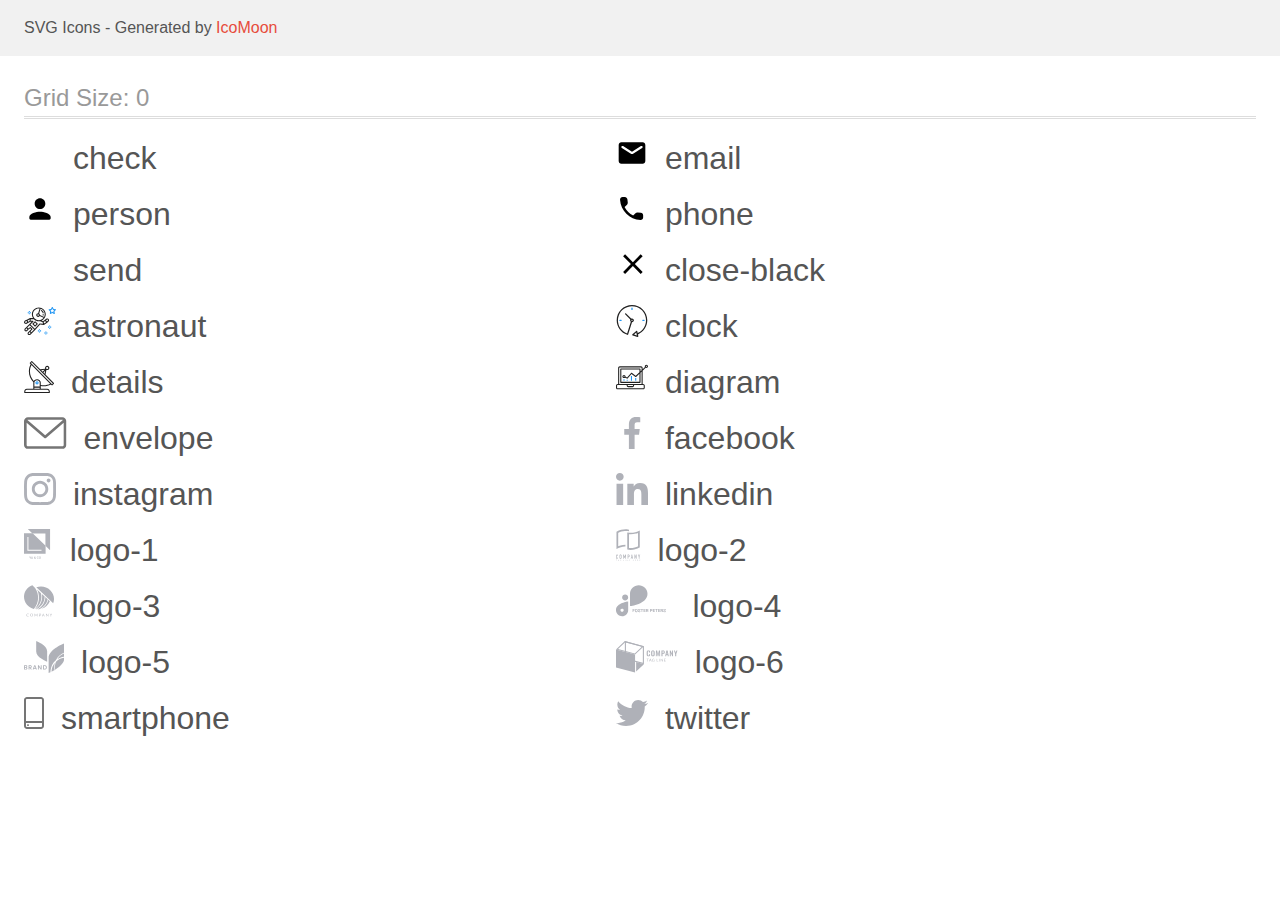
<file: images/New-sprite/demo.html>
<!doctype html>
<html>
<head>
    <title>IcoMoon - SVG Icons</title>
    <meta charset="utf-8">
    <meta name="viewport" content="width=device-width, initial-scale=1">
    <link rel="stylesheet" href="demo-files/demo.css">
    <link rel="stylesheet" href="style.css">
</head>
<body>
<svg aria-hidden="true" style="position: absolute; width: 0; height: 0; overflow: hidden;" version="1.1" xmlns="http://www.w3.org/2000/svg" xmlns:xlink="http://www.w3.org/1999/xlink">
<defs>
<symbol id="check" viewBox="0 0 32 32">
<path fill="#fff" style="fill: var(--color1, #fff); stroke: var(--color1, #fff)" stroke="#fff" stroke-linejoin="miter" stroke-linecap="butt" stroke-miterlimit="4" stroke-width="0.4" d="M7.914 16.504l-0.138-0.132-0.138 0.13-1.928 1.828 0.152 0.146 7.13 6.8 0.138-0.132 15.16-14.462-0.152-0.144-1.902-1.814-0.138 0.132-13.106 12.492-5.078-4.844z"></path>
</symbol>
<symbol id="email" viewBox="0 0 32 32">
<path d="M26.667 5.333h-21.333c-1.467 0-2.652 1.2-2.652 2.667l-0.014 16c0 1.467 1.2 2.667 2.667 2.667h21.333c1.467 0 2.667-1.2 2.667-2.667v-16c0-1.467-1.2-2.667-2.667-2.667zM26.133 11.001l-9.426 5.892c-0.201 0.126-0.446 0.2-0.708 0.2s-0.506-0.075-0.713-0.204l0.006 0.003-9.426-5.892c-0.336-0.201-0.557-0.562-0.557-0.975 0-0.625 0.507-1.132 1.132-1.132 0.233 0 0.449 0.070 0.629 0.19l-0.004-0.003 8.933 5.586 8.933-5.588c0.176-0.118 0.392-0.188 0.624-0.188 0.625 0 1.132 0.507 1.132 1.132 0 0.413-0.221 0.775-0.552 0.972l-0.005 0.003z"></path>
</symbol>
<symbol id="person" viewBox="0 0 32 32">
<path d="M16 16c2.946 0 5.333-2.388 5.333-5.333s-2.388-5.333-5.333-5.333v0c-2.946 0-5.333 2.388-5.333 5.333s2.388 5.333 5.333 5.333v0zM16 18.667c-3.561 0-10.667 1.787-10.667 5.333v1.333c0 0.732 0.599 1.333 1.333 1.333h18.667c0.732 0 1.333-0.601 1.333-1.333v-1.333c0-3.547-7.108-5.333-10.667-5.333z"></path>
</symbol>
<symbol id="phone" viewBox="0 0 32 32">
<path d="M24.882 19.774l-3.268-0.373c-0.090-0.011-0.194-0.018-0.3-0.018-0.707 0-1.347 0.287-1.81 0.75l-2.368 2.368c-3.669-1.894-6.585-4.81-8.427-8.372l-0.051-0.108 2.382-2.377c0.463-0.463 0.75-1.103 0.75-1.81 0-0.106-0.006-0.21-0.019-0.312l0.001 0.012-0.373-3.243c-0.155-1.287-1.24-2.276-2.557-2.276-0.001 0-0.002 0-0.003 0h-2.226c-1.454 0-2.663 1.209-2.574 2.661 0.683 10.987 9.47 19.762 20.444 20.444 1.452 0.089 2.663-1.12 2.663-2.574v-2.226c0-0.004 0-0.008 0-0.012 0-1.308-0.985-2.386-2.253-2.532l-0.012-0.001z"></path>
</symbol>
<symbol id="send" viewBox="0 0 32 32">
<path fill="#fff" style="fill: var(--color1, #fff)" d="M32 0l-32 18 10.227 3.787 15.773-14.787-11.997 16.187 0.009 0.003-0.012-0.003v8.813l5.735-6.691 7.267 2.691 4.999-28z"></path>
</symbol>
<symbol id="close-black" viewBox="0 0 32 32">
<path d="M26.667 7.303l-1.97-1.97-7.808 7.808-7.808-7.808-1.97 1.97 7.808 7.808-7.808 7.808 1.97 1.97 7.808-7.808 7.808 7.808 1.97-1.97-7.808-7.808 7.808-7.808z"></path>
</symbol>
<symbol id="astronaut" viewBox="0 0 32 32">
<path fill="#2196f3" style="fill: var(--color2, #2196f3)" d="M31.974 4.524c-0.064-0.191-0.227-0.332-0.427-0.362l-0.003-0-1.911-0.278-0.855-1.731c-0.179-0.365-0.777-0.365-0.956 0l-0.855 1.731-1.911 0.278c-0.26 0.039-0.457 0.26-0.457 0.528 0 0.15 0.062 0.285 0.161 0.382l1.383 1.348-0.326 1.903c-0.034 0.2 0.048 0.402 0.212 0.522 0.166 0.12 0.383 0.135 0.562 0.040l1.709-0.899 1.709 0.899c0.072 0.038 0.157 0.061 0.247 0.061 0.295 0 0.534-0.239 0.534-0.534 0-0.031-0.003-0.062-0.008-0.092l0 0.003-0.326-1.903 1.383-1.348c0.099-0.097 0.161-0.233 0.161-0.382 0-0.059-0.009-0.115-0.027-0.168l0.001 0.004zM29.511 5.851c-0.126 0.122-0.183 0.299-0.153 0.472l0.191 1.114-1-0.526c-0.072-0.039-0.158-0.062-0.249-0.062s-0.177 0.023-0.252 0.063l0.003-0.001-1 0.526 0.191-1.114c0.005-0.027 0.008-0.059 0.008-0.091 0-0.149-0.061-0.285-0.16-0.381l-0-0-0.811-0.789 1.119-0.163c0.174-0.025 0.324-0.134 0.402-0.292l0.5-1.013 0.5 1.013c0.078 0.158 0.228 0.267 0.402 0.292l1.119 0.162-0.809 0.79zM26.134 20.522h-1.067v1.067h1.067v-1.067zM26.134 22.656h-1.067v1.066h1.067v-1.066zM27.2 21.589h-1.067v1.067h1.067v-1.067zM25.067 21.589h-1.067v1.067h1.067v-1.067zM22.4 26.389h-1.067v1.067h1.067v-1.067zM22.4 28.523h-1.067v1.067h1.067v-1.067zM23.467 27.456h-1.067v1.067h1.067v-1.067zM21.334 27.456h-1.067v1.067h1.067v-1.067zM16 24.256h-1.066v1.067h1.066v-1.067zM16 26.389h-1.066v1.067h1.066v-1.067zM17.067 25.322h-1.067v1.067h1.067v-1.067zM14.934 25.322h-1.067v1.067h1.067v-1.067zM5.867 6.122h-1.066v1.066h1.066v-1.066zM5.867 8.256h-1.066v1.066h1.066v-1.066zM6.933 7.189h-1.067v1.067h1.066v-1.067zM4.8 7.189h-1.067v1.067h1.067v-1.067z"></path>
<path fill="#212121" style="fill: var(--color3, #212121)" d="M24.715 14.16c-0.28-0.376-0.698-0.636-1.179-0.703l-0.009-0.001c-0.076-0.012-0.164-0.018-0.254-0.018-0.411 0-0.789 0.139-1.090 0.373l0.004-0.003-1.253 0.96-1.898 1.417-1.358-0.541c2.421-1.086 4.113-3.508 4.113-6.32 0-3.823-3.122-6.934-6.961-6.934s-6.961 3.11-6.961 6.934c0 1.386 0.415 2.674 1.12 3.759l-2.768-0.024c-0.009 0-0.016 0.005-0.023 0.005-0.057 0.003-0.11 0.014-0.159 0.033l0.004-0.001c-0.013 0.005-0.026 0.007-0.038 0.013-0.006 0.003-0.013 0.003-0.019 0.006l-3.233 1.596c-0 0-0.001 0-0.001 0.001l-1.893 0.91c-0.024 0.011-0.045 0.023-0.064 0.036l0.001-0.001c-0.482 0.324-0.795 0.867-0.795 1.483 0 0.297 0.073 0.577 0.201 0.823l-0.005-0.010c0.22 0.424 0.592 0.742 1.043 0.885l0.013 0.003c0.161 0.053 0.345 0.083 0.537 0.083 0.308 0 0.598-0.078 0.851-0.216l-0.009 0.005 1.388-0.738 2.264-1.169 1.357-0.008-5.442 5.415c0 0.001-0.001 0.001-0.001 0.001l-1.339 1.333c-0.303 0.299-0.491 0.714-0.491 1.173 0 0.002 0 0.003 0 0.005v-0c0.002 0.919 0.748 1.664 1.667 1.664 0.001 0 0.002 0 0.002 0h-0c0.428 0 0.854-0.162 1.18-0.485l1.314-1.309 1.741-1.3 0.901 0.897-3.102 3.088c-0.303 0.299-0.491 0.715-0.491 1.174 0 0.001 0 0.003 0 0.004v-0c0 0.445 0.174 0.864 0.49 1.179 0.302 0.3 0.717 0.485 1.176 0.485 0.001 0 0.002 0 0.003 0h-0c0.427 0 0.855-0.162 1.18-0.485l4.488-4.472c0.007-0.006 0.016-0.009 0.022-0.016l5.166-5.658 3.471 0.494c0.025 0.004 0.050 0.006 0.075 0.006 0.064 0 0.127-0.016 0.187-0.038 0.017-0.006 0.032-0.015 0.049-0.023 0.019-0.010 0.039-0.015 0.058-0.027l3.213-2.133c0.012-0.008 0.018-0.021 0.029-0.030 0.013-0.010 0.029-0.014 0.041-0.026l1.271-1.191c0.348-0.326 0.564-0.787 0.564-1.3 0-0.4-0.132-0.769-0.355-1.066l0.003 0.005zM2.13 17.77c-0.098 0.054-0.215 0.086-0.34 0.086-0.078 0-0.153-0.013-0.224-0.036l0.005 0.001c-0.294-0.093-0.504-0.364-0.504-0.683 0-0.236 0.114-0.445 0.29-0.575l0.002-0.001 1.314-0.632 0.316 0.924 0.133 0.389-0.992 0.527zM5.627 15.942l-1.548 0.8-0.255-0.746-0.184-0.537 2.027-1.001-0.040 1.484zM20.727 9.322c0 0.918-0.219 1.785-0.599 2.56l-4.181-1.899c-0.044-0.575-0.342-1.072-0.782-1.384l-0.006-0.004 1.464-4.86c2.377 0.756 4.104 2.974 4.104 5.588zM8.938 9.322c0-3.235 2.644-5.867 5.894-5.867 0.253 0 0.5 0.022 0.745 0.053l-1.432 4.753c-0.019 0-0.037-0.006-0.057-0.006-0 0-0.001 0-0.001 0-1.032 0-1.869 0.835-1.872 1.867v0c0.003 1.031 0.84 1.867 1.872 1.867 0 0 0 0 0.001 0h-0c0.695 0 1.295-0.383 1.618-0.944l3.863 1.755c-1.075 1.446-2.795 2.389-4.737 2.389-3.25 0-5.894-2.632-5.894-5.867zM14.895 10.122c0 0.441-0.362 0.8-0.806 0.8-0 0-0.001 0-0.001 0-0.443 0-0.802-0.358-0.804-0.8v-0c0-0.441 0.361-0.8 0.806-0.8s0.806 0.359 0.806 0.8zM2.464 25.146c-0.11 0.109-0.261 0.176-0.428 0.176s-0.317-0.067-0.427-0.175l0 0c-0.109-0.108-0.176-0.257-0.176-0.422s0.067-0.314 0.176-0.422l0-0 0.962-0.959 0.852 0.848-0.959 0.955zM5.678 28.88c-0.11 0.109-0.261 0.176-0.428 0.176s-0.317-0.067-0.427-0.175l0 0c-0.109-0.108-0.176-0.257-0.176-0.422s0.067-0.314 0.176-0.422l0-0 0.963-0.959 0.852 0.848-0.96 0.955zM9.16 25.411l-0.001 0.001-1.765 1.76-0.852-0.848 1.765-1.757c0.040-0.040 0.065-0.088 0.090-0.136 0.007-0.014 0.020-0.026 0.026-0.040 0.016-0.041 0.019-0.085 0.026-0.128 0.003-0.025 0.014-0.048 0.014-0.073 0-0.035-0.013-0.070-0.020-0.105-0.006-0.032-0.006-0.064-0.019-0.096-0.025-0.053-0.055-0.098-0.092-0.138l0 0c-0.010-0.012-0.014-0.027-0.025-0.038h-0.001s0-0.001-0.001-0.002l-1.607-1.6c-0.017-0.017-0.039-0.024-0.058-0.038-0.025-0.021-0.054-0.040-0.084-0.057l-0.003-0.001c-0.026-0.013-0.058-0.023-0.090-0.031l-0.003-0.001c-0.030-0.009-0.065-0.017-0.101-0.020l-0.002-0c-0.007-0-0.015-0.001-0.023-0.001-0.026 0-0.051 0.002-0.075 0.005l0.003-0c-0.036 0.005-0.069 0.009-0.104 0.021-0.036 0.013-0.067 0.028-0.096 0.046l0.002-0.001c-0.020 0.011-0.043 0.015-0.061 0.029l-1.774 1.324-0.901-0.897 2.399-2.386 4.36 4.289-0.928 0.919zM15.979 18.394c-0.016-0.002-0.030 0.004-0.046 0.003-0.008-0-0.017-0.001-0.027-0.001-0.031 0-0.062 0.003-0.092 0.008l0.003-0c-0.070 0.011-0.132 0.035-0.187 0.070l0.002-0.001c-0.031 0.019-0.058 0.039-0.083 0.062l0-0c-0.013 0.011-0.028 0.016-0.040 0.029l-4.698 5.146-4.328-4.256 2.833-2.818c0.096-0.097 0.156-0.23 0.156-0.377 0-0.295-0.239-0.534-0.534-0.534-0.001 0-0.001 0-0.002 0h0l-2.219 0.013 0.028-1.607 3.104 0.027c1.264 1.297 3.027 2.101 4.978 2.101 0.001 0 0.002 0 0.003 0h-0c0.438 0 0.864-0.046 1.28-0.122 0.040 0.032 0.080 0.064 0.129 0.085l2.41 0.96 0.152 0.759 0.178 0.885-3.003-0.427zM20.020 18.572l-0.313-1.558 1.446-1.080 0.946 1.257-2.080 1.381zM23.773 15.741l-0.837 0.785-0.931-1.237 0.831-0.637c0.155-0.119 0.351-0.168 0.543-0.143 0.193 0.027 0.364 0.128 0.48 0.284 0.088 0.117 0.141 0.265 0.141 0.426 0 0.206-0.087 0.391-0.226 0.521l-0 0z"></path>
<path fill="#212121" style="fill: var(--color3, #212121)" d="M13.602 18.544l-2.143-2.134c-0.096-0.096-0.229-0.155-0.376-0.155s-0.28 0.059-0.376 0.155l-2.143 2.133c-0.097 0.097-0.156 0.23-0.156 0.378s0.060 0.281 0.156 0.378l-0-0 2.142 2.134c0.096 0.096 0.229 0.156 0.376 0.156s0.28-0.059 0.376-0.156v0l2.143-2.134c0.097-0.097 0.157-0.23 0.157-0.378s-0.060-0.281-0.157-0.378l-0-0zM11.083 20.303l-1.387-1.381 1.386-1.381 1.387 1.381-1.387 1.381zM17.164 5.071l-0.258 1.036c0.071 0.018 1.738 0.452 1.738 2.149h1.067c0-2.017-1.666-2.965-2.547-3.184zM19.711 9.322h-1.067v1.066h1.067v-1.066z"></path>
</symbol>
<symbol id="clock" viewBox="0 0 32 32">
<path fill="#212121" style="fill: var(--color3, #212121)" d="M31.296 15.301c-0.001-8.452-6.855-15.303-15.308-15.301s-15.303 6.855-15.301 15.308c0.002 6.788 4.422 12.543 10.54 14.545l0.108 0.031c0.061 0.019 0.123 0.029 0.187 0.029 0.12 0 0.238-0.032 0.342-0.094 0.135-0.080 0.236-0.207 0.283-0.357l3.865-12.25c1.054-0.004 1.906-0.859 1.906-1.913 0-1.056-0.856-1.913-1.913-1.913-0.303 0-0.59 0.071-0.845 0.196l0.011-0.005-5.106-5.107c-0.114-0.11-0.271-0.179-0.443-0.179-0.352 0-0.638 0.286-0.638 0.638 0 0.172 0.068 0.328 0.179 0.443l-0-0 5.103 5.109c-0.121 0.241-0.191 0.525-0.191 0.825 0 0.602 0.283 1.137 0.724 1.481l0.004 0.003-3.683 11.673c-7.278-2.681-11.004-10.754-8.324-18.032s10.754-11.004 18.032-8.323c7.278 2.681 11.004 10.754 8.323 18.032-1.345 3.581-4.003 6.406-7.374 7.938l-0.088 0.036-0.398-1.874c-0.063-0.291-0.318-0.506-0.624-0.506-0.163 0-0.313 0.061-0.425 0.163l0.001-0.001-3.837 3.426c-0.132 0.117-0.214 0.287-0.214 0.477 0 0.283 0.185 0.524 0.441 0.606l0.005 0.001 4.899 1.563c0.058 0.020 0.126 0.031 0.196 0.031 0.352 0 0.637-0.285 0.637-0.637 0-0.047-0.005-0.093-0.015-0.138l0.001 0.004-0.391-1.839c5.528-2.374 9.329-7.772 9.329-14.057 0-0.011 0-0.023-0-0.034v0.002zM15.992 14.664c0.352 0 0.638 0.286 0.638 0.638s-0.285 0.638-0.638 0.638v0c-0.352 0-0.638-0.286-0.638-0.638s0.286-0.638 0.638-0.638v0zM18.092 29.528l2.184-1.948 0.603 2.84-2.787-0.892z"></path>
<path fill="#2196f3" style="fill: var(--color2, #2196f3)" d="M15.354 3.185v1.275c0 0.352 0.286 0.638 0.638 0.638s0.638-0.285 0.638-0.638v0-1.275c0-0.352-0.285-0.638-0.638-0.638s-0.638 0.285-0.638 0.638v0zM3.876 14.664c-0.352 0-0.638 0.286-0.638 0.638s0.285 0.638 0.638 0.638h1.275c0.352 0 0.638-0.286 0.638-0.638s-0.285-0.638-0.638-0.638h-1.275zM28.108 15.939c0.352 0 0.638-0.286 0.638-0.638s-0.285-0.638-0.638-0.638h-1.275c-0.352 0-0.638 0.286-0.638 0.638s0.285 0.638 0.638 0.638h1.275z"></path>
</symbol>
<symbol id="details" viewBox="0 0 30 32">
<path fill="#212121" style="fill: var(--color3, #212121)" d="M29.859 22.098l-8.443-8.505 0.937-4.616c0.225 0.090 0.485 0.144 0.758 0.146h0.007c0.008 0 0.017 0 0.026 0 1.192 0 2.159-0.967 2.159-2.159s-0.967-2.159-2.159-2.159c-1.192 0-2.159 0.967-2.159 2.159 0 0.259 0.046 0.508 0.13 0.739l-0.005-0.015-4.96 0.606-8.091-8.133c-0.096-0.098-0.229-0.159-0.376-0.16h-0c-0.14 0.001-0.274 0.057-0.373 0.155l-1.512 1.504c-0.096 0.097-0.156 0.23-0.156 0.377s0.060 0.281 0.156 0.377v0l0.814 0.825c-1.143 2.062-1.816 4.522-1.816 7.139 0 4.106 1.656 7.824 4.336 10.525l-0.001-0.001c0.043 0.041 0.092 0.074 0.146 0.097-0.032 0.164-0.051 0.353-0.052 0.546v6.188h-6.4c-1.472 0.001-2.666 1.194-2.667 2.666v1.067c0 0.295 0.239 0.534 0.534 0.534h24.534c0.294 0 0.533-0.239 0.533-0.534v-1.067c-0.002-1.472-1.195-2.665-2.666-2.666h-6.4v-2.742c0.915 0.201 1.968 0.317 3.047 0.32h0.002c2.58-0.003 5.005-0.663 7.117-1.822l-0.077 0.039 0.818 0.823c0.099 0.101 0.235 0.159 0.376 0.16 0.14-0.001 0.274-0.057 0.373-0.155l1.512-1.504c0.096-0.097 0.156-0.23 0.156-0.377s-0.060-0.281-0.156-0.377v0zM22.366 6.233c0.193-0.192 0.459-0.31 0.752-0.31 0.589 0 1.067 0.478 1.067 1.066s-0.477 1.066-1.067 1.066c-0 0-0 0-0.001 0h-0.003c-0.587-0.003-1.061-0.479-1.061-1.066 0-0.295 0.12-0.563 0.314-0.756l0-0h-0.002zM21.11 9.737l-0.598 2.946-1.175-1.183 1.774-1.763zM20.504 8.835l-1.92 1.909-1.486-1.493 3.406-0.416zM23.090 28.8c0.884 0 1.6 0.716 1.6 1.6v0 0.534h-23.466v-0.534c0-0.884 0.716-1.6 1.6-1.6v0h20.267zM15.623 26.666v1.067h-5.334v-1.067h5.334zM10.29 25.6v-4.053c0-1.294 1.196-2.346 2.666-2.346s2.667 1.053 2.667 2.346v4.053h-5.333zM16.69 23.904v-2.357c0-1.882-1.675-3.413-3.733-3.413-0.017-0-0.038-0-0.058-0-1.353 0-2.54 0.707-3.213 1.771l-0.009 0.016c-2.36-2.482-3.812-5.846-3.812-9.55 0-2.314 0.567-4.496 1.569-6.414l-0.036 0.077 18.602 18.709c-1.823 0.947-3.979 1.502-6.266 1.502-1.079 0-2.128-0.124-3.136-0.357l0.093 0.018zM27.979 23.22l-21.057-21.181 0.754-0.752 7.935 7.98c0.004 0 0.006 0.007 0.009 0.010l13.115 13.191-0.757 0.752z"></path>
<path fill="#2196f3" style="fill: var(--color2, #2196f3)" d="M12.961 20.267h-0.005c-0.001 0-0.002 0-0.002 0-0.884 0-1.6 0.716-1.6 1.6s0.715 1.599 1.597 1.6h0.005c0.001 0 0.001 0 0.002 0 0.884 0 1.6-0.716 1.6-1.6s-0.715-1.599-1.598-1.6h-0zM13.334 22.245c-0.096 0.096-0.229 0.155-0.376 0.155-0.295 0-0.534-0.239-0.534-0.534s0.238-0.533 0.532-0.533h0c0.293 0.002 0.53 0.24 0.53 0.533 0 0.148-0.060 0.281-0.157 0.378v0h0.005z"></path>
</symbol>
<symbol id="diagram" viewBox="0 0 32 32">
<path fill="#2196f3" style="fill: var(--color2, #2196f3)" d="M14.926 14.965h1.066v4.798h-1.066v-4.798zM19.19 17.097h1.066v2.665h-1.066v-2.665zM10.661 18.696h1.066v1.066h-1.066v-1.066zM7.463 18.163h1.066v1.599h-1.066v-1.599z"></path>
<path fill="#212121" style="fill: var(--color3, #212121)" d="M1.599 28.291h25.586c0 0 0 0 0 0 0.883 0 1.599-0.716 1.599-1.599v0-2.132c0-0.883-0.716-1.599-1.599-1.599v0h-0.533v-13.294l3.028-2.868c0.207 0.104 0.452 0.166 0.711 0.166 0.888 0 1.608-0.72 1.608-1.608s-0.72-1.608-1.608-1.608c-0.888 0-1.608 0.72-1.608 1.608 0 0.247 0.056 0.481 0.155 0.69l-0.004-0.010-2.281 2.162v-1.23c0-0.883-0.716-1.599-1.599-1.599v0h-21.323c-0.883 0-1.599 0.716-1.599 1.599v0 15.992h-0.533c-0.883 0-1.599 0.716-1.599 1.599v0 2.132c0 0.883 0.716 1.599 1.599 1.599v0zM30.384 4.837c0.294 0 0.533 0.239 0.533 0.533s-0.239 0.533-0.533 0.533v0c-0.294 0-0.533-0.239-0.533-0.533s0.239-0.533 0.533-0.533v0zM3.198 6.969c0-0.294 0.239-0.533 0.533-0.533h21.323c0.294 0 0.533 0.239 0.533 0.533v2.239l-1.066 1.013v-2.185c0-0.295-0.239-0.534-0.534-0.534h-19.189c-0.294 0-0.534 0.239-0.534 0.533v13.327c0 0.294 0.239 0.533 0.534 0.533h19.189c0.295 0 0.534-0.239 0.534-0.533v-9.675l1.066-1.010v12.283h-22.389v-15.991zM7.996 13.899c-0.001 0-0.003 0-0.005 0-0.883 0-1.599 0.716-1.599 1.599s0.716 1.599 1.599 1.599c0.432 0 0.824-0.172 1.112-0.45l-0 0 1.853 0.93c0.215 0.107 0.476 0.057 0.636-0.122l3.939-4.432 3.872 2.902c0.208 0.155 0.498 0.139 0.686-0.039l3.365-3.188v8.131h-18.123v-12.261h18.123v2.661l-3.771 3.572-3.904-2.927c-0.088-0.067-0.2-0.107-0.32-0.107-0.158 0-0.3 0.069-0.398 0.178l-0 0.001-3.993 4.493-1.493-0.746c0.011-0.064 0.017-0.128 0.020-0.193 0-0.883-0.716-1.599-1.599-1.599v0zM8.529 15.498c0 0.294-0.239 0.533-0.533 0.533s-0.533-0.239-0.533-0.533v0c0-0.294 0.239-0.533 0.533-0.533s0.533 0.239 0.533 0.533v0zM11.727 24.026h5.33v0.533c0 0.294-0.238 0.533-0.533 0.533h-4.265c-0.294 0-0.533-0.239-0.533-0.533v0-0.533zM1.067 24.56c0-0.294 0.238-0.533 0.533-0.533h9.062v0.533c0 0.883 0.716 1.599 1.599 1.599v0h4.265c0.883 0 1.599-0.716 1.599-1.599v0-0.533h9.062c0.294 0 0.533 0.239 0.533 0.533v2.132c0 0.294-0.239 0.533-0.533 0.533h-25.586c-0 0-0 0-0 0-0.294 0-0.533-0.239-0.533-0.533 0 0 0 0 0 0v0-2.132z"></path>
</symbol>
<symbol id="envelope" viewBox="0 0 43 32">
<path fill="#757575" style="fill: var(--color4, #757575)" d="M38.667 0h-34.667c-2.205 0-4 1.795-4 4v24c0 2.205 1.795 4 4 4h34.667c2.205 0 4-1.795 4-4v-24c0-2.205-1.795-4-4-4zM38.667 2.667c0.181 0 0.355 0.037 0.512 0.104l-17.845 15.467-17.845-15.467c0.151-0.065 0.327-0.104 0.512-0.104h34.667zM38.667 29.333h-34.667c-0.736 0-1.333-0.597-1.333-1.333v0-22.413l17.792 15.421c0.233 0.203 0.539 0.327 0.875 0.327s0.642-0.124 0.876-0.328l-0.002 0.001 17.792-15.421v22.413c0 0.736-0.597 1.333-1.333 1.333v0z"></path>
</symbol>
<symbol id="facebook" viewBox="0 0 32 32">
<path fill="#afb1b8" style="fill: var(--color5, #afb1b8)" d="M21.328 5.312h2.923v-5.088c-1.232-0.143-2.66-0.224-4.108-0.224-0.052 0-0.104 0-0.156 0l0.008-0c-4.213 0-7.099 2.65-7.099 7.52v4.48h-4.646v5.688h4.646v14.312h5.699v-14.31h4.459l0.707-5.688h-5.168v-3.922c0-1.643 0.443-2.768 2.734-2.768z"></path>
</symbol>
<symbol id="instagram" viewBox="0 0 32 32">
<path fill="#afb1b8" style="fill: var(--color5, #afb1b8)" d="M31.968 9.408c-0.074-1.701-0.349-2.869-0.744-3.882-0.423-1.111-1.052-2.058-1.847-2.837l-0.001-0.001c-0.78-0.792-1.724-1.419-2.778-1.827l-0.054-0.018c-1.021-0.394-2.182-0.667-3.883-0.742-1.712-0.082-2.256-0.101-6.602-0.101-4.344 0-4.888 0.019-6.595 0.094-1.701 0.074-2.869 0.349-3.88 0.742-1.112 0.424-2.060 1.054-2.839 1.85l-0.001 0.001c-0.791 0.78-1.418 1.724-1.825 2.778l-0.018 0.054c-0.395 1.019-0.669 2.181-0.744 3.882-0.082 1.712-0.101 2.256-0.101 6.602 0 4.344 0.019 4.888 0.094 6.595 0.075 1.701 0.35 2.869 0.744 3.882 0.426 1.11 1.055 2.057 1.849 2.837l0.001 0.001c0.8 0.813 1.77 1.443 2.832 1.843 1.019 0.395 2.182 0.67 3.882 0.744 1.707 0.075 2.251 0.094 6.595 0.094 4.346 0 4.89-0.019 6.595-0.094 1.701-0.074 2.869-0.349 3.882-0.742 2.157-0.85 3.833-2.526 4.664-4.628l0.019-0.055c0.394-1.019 0.669-2.182 0.744-3.882 0.075-1.707 0.093-2.251 0.093-6.595s-0.006-4.888-0.080-6.595zM29.088 22.474c-0.070 1.563-0.333 2.406-0.552 2.97-0.551 1.399-1.638 2.486-3.001 3.024l-0.036 0.013c-0.563 0.219-1.413 0.482-2.97 0.55-1.688 0.075-2.194 0.094-6.464 0.094-4.269 0-4.782-0.019-6.464-0.094-1.563-0.069-2.406-0.331-2.97-0.55-0.721-0.269-1.334-0.676-1.836-1.192l-0.001-0.001c-0.517-0.503-0.924-1.117-1.184-1.803l-0.011-0.034c-0.218-0.563-0.48-1.413-0.549-2.97-0.075-1.688-0.094-2.195-0.094-6.464 0-4.27 0.019-4.784 0.094-6.464 0.069-1.563 0.331-2.406 0.549-2.97 0.269-0.722 0.678-1.337 1.198-1.837l0.002-0.002c0.504-0.517 1.119-0.923 1.806-1.182l0.034-0.011c0.56-0.219 1.411-0.48 2.968-0.55 1.688-0.074 2.194-0.093 6.464-0.093 4.275 0 4.782 0.019 6.464 0.093 1.562 0.069 2.406 0.331 2.97 0.55 0.693 0.256 1.325 0.662 1.837 1.194 0.531 0.52 0.938 1.144 1.195 1.84 0.218 0.56 0.48 1.411 0.549 2.968 0.075 1.688 0.094 2.194 0.094 6.464 0 4.269-0.019 4.768-0.094 6.458z"></path>
<path fill="#afb1b8" style="fill: var(--color5, #afb1b8)" d="M16.059 7.782c-4.539 0.002-8.218 3.682-8.219 8.221v0c0 0 0 0.001 0 0.002 0 4.541 3.681 8.222 8.222 8.222s8.222-3.681 8.222-8.222c0-4.541-3.681-8.222-8.222-8.222-0.001 0-0.001 0-0.002 0h0zM16.059 21.334c-2.945-0-5.332-2.388-5.332-5.333s2.388-5.333 5.333-5.333c0 0 0.001 0 0.001 0h-0c2.946 0 5.334 2.388 5.334 5.334s-2.388 5.334-5.334 5.334v0zM26.525 7.458c0 1.060-0.86 1.92-1.92 1.92s-1.92-0.86-1.92-1.92v0c0-1.060 0.86-1.92 1.92-1.92s1.92 0.86 1.92 1.92v0z"></path>
</symbol>
<symbol id="linkedin" viewBox="0 0 32 32">
<path fill="#afb1b8" style="fill: var(--color5, #afb1b8)" d="M31.992 32h0.008v-11.738c0-5.741-1.237-10.163-7.947-10.163-3.227 0-5.392 1.77-6.277 3.45h-0.093v-2.914h-6.365v21.363h6.627v-10.578c0-2.786 0.528-5.48 3.978-5.48 3.398 0 3.448 3.179 3.448 5.658v10.402h6.621zM0.528 10.635h6.635v21.365h-6.635v-21.365zM3.843 0c-2.123 0-3.843 1.721-3.843 3.843v0c0 2.12 1.722 3.878 3.843 3.878 2.12 0 3.842-1.757 3.842-3.878s-1.72-3.841-3.841-3.843h-0z"></path>
</symbol>
<symbol id="logo-1" viewBox="0 0 29 32">
<path fill="#afb1b8" style="fill: var(--color5, #afb1b8)" d="M3.84 0l4.677 4.428h13.046v12.351l4.677 4.428v-21.206h-22.4z"></path>
<path fill="#afb1b8" style="fill: var(--color5, #afb1b8)" d="M0 4.241v20.6h21.76v-8.188l-13.105-12.407-8.655-0.005zM17.615 21.828h-14.172v-13.855h1.002v12.917h13.17v0.938zM6.266 28.662l0.524-1.078h0.438l-0.764 1.437v0.838h-0.397v-0.838l-0.764-1.437h0.439l0.524 1.078zM8.513 29.329h-0.881l-0.184 0.53h-0.411l0.859-2.275h0.355l0.861 2.275h-0.413l-0.186-0.53zM7.743 29.010h0.659l-0.33-0.944-0.33 0.944zM10.071 29.244c0-0.105 0.029-0.202 0.086-0.289 0.058-0.089 0.17-0.193 0.339-0.314-0.069-0.083-0.131-0.176-0.182-0.276l-0.004-0.008c-0.031-0.066-0.050-0.144-0.052-0.226v-0c0-0.179 0.054-0.319 0.163-0.422s0.254-0.156 0.437-0.156c0.166 0 0.301 0.049 0.406 0.147 0.106 0.097 0.16 0.218 0.16 0.361 0 0.001 0 0.002 0 0.003 0 0.096-0.027 0.186-0.074 0.262l0.001-0.002c-0.063 0.095-0.142 0.174-0.233 0.236l-0.003 0.002-0.155 0.113 0.44 0.518c0.063-0.125 0.095-0.264 0.095-0.417h0.33c0 0.28-0.065 0.509-0.196 0.689l0.334 0.396h-0.44l-0.128-0.152c-0.154 0.115-0.348 0.183-0.558 0.183-0.008 0-0.017-0-0.025-0l0.001 0c-0.225 0-0.405-0.060-0.54-0.179-0.124-0.11-0.202-0.27-0.202-0.447 0-0.007 0-0.014 0-0.021l-0 0.001zM10.824 29.587c0.128 0 0.248-0.043 0.359-0.128l-0.497-0.586-0.049 0.035c-0.125 0.095-0.188 0.203-0.188 0.325 0 0.105 0.034 0.191 0.102 0.256 0.066 0.061 0.156 0.099 0.254 0.099 0.006 0 0.013-0 0.019-0l-0.001 0zM10.614 28.121c0 0.088 0.054 0.197 0.161 0.33l0.173-0.118 0.049-0.039c0.059-0.052 0.097-0.128 0.097-0.212 0-0.003-0-0.006-0-0.009v0c0-0.001 0-0.001 0-0.002 0-0.059-0.026-0.112-0.067-0.149l-0-0c-0.042-0.040-0.099-0.064-0.162-0.064-0.003 0-0.006 0-0.009 0h0c-0.003-0-0.006-0-0.010-0-0.066 0-0.126 0.029-0.167 0.075l-0 0c-0.041 0.048-0.066 0.111-0.066 0.179 0 0.003 0 0.007 0 0.010v-0zM14.748 29.118c-0.023 0.243-0.113 0.432-0.269 0.568s-0.364 0.204-0.623 0.204c-0.181 0-0.341-0.043-0.48-0.128-0.139-0.089-0.248-0.214-0.317-0.362l-0.002-0.005c-0.074-0.16-0.117-0.347-0.117-0.544 0-0.003 0-0.005 0-0.008v0-0.212c0-0.214 0.038-0.403 0.114-0.567 0.077-0.164 0.186-0.29 0.326-0.378 0.143-0.089 0.307-0.133 0.494-0.133 0.251 0 0.453 0.068 0.606 0.205s0.243 0.329 0.268 0.578h-0.394c-0.019-0.163-0.067-0.281-0.144-0.353-0.076-0.073-0.188-0.109-0.336-0.109-0.172 0-0.304 0.063-0.397 0.189-0.092 0.125-0.138 0.309-0.141 0.552v0.202c0 0.246 0.044 0.433 0.132 0.563s0.218 0.194 0.387 0.194c0.155 0 0.272-0.035 0.35-0.105s0.128-0.186 0.148-0.348h0.394zM16.918 28.78c0 0.223-0.038 0.419-0.115 0.588-0.077 0.168-0.188 0.297-0.332 0.388-0.143 0.090-0.307 0.134-0.494 0.134-0.184 0-0.349-0.045-0.493-0.134-0.146-0.094-0.261-0.225-0.332-0.38l-0.002-0.006c-0.075-0.163-0.119-0.354-0.119-0.555 0-0.008 0-0.015 0-0.023v0.001-0.128c0-0.222 0.038-0.418 0.117-0.588s0.19-0.3 0.333-0.389c0.144-0.091 0.308-0.136 0.493-0.136s0.35 0.045 0.493 0.134c0.143 0.089 0.255 0.217 0.333 0.384s0.118 0.362 0.118 0.584v0.126zM16.522 28.662c0-0.252-0.048-0.445-0.143-0.58-0.085-0.123-0.225-0.202-0.384-0.202-0.007 0-0.015 0-0.022 0.001l0.001-0c-0.005-0-0.011-0-0.016-0-0.159 0-0.299 0.079-0.384 0.2l-0.001 0.002c-0.096 0.133-0.145 0.323-0.147 0.567v0.131c0 0.25 0.049 0.444 0.146 0.58s0.233 0.205 0.406 0.205c0.175 0 0.31-0.067 0.403-0.2 0.095-0.133 0.142-0.328 0.142-0.584v-0.118z"></path>
</symbol>
<symbol id="logo-2" viewBox="0 0 25 32">
<path fill="#afb1b8" style="fill: var(--color5, #afb1b8)" d="M10.447 1.806h0.084c0.156 0 0.324 0.015 0.49 0.030 0.734 0.052 1.463 0.162 2.18 0.329v-1.762c-0.652-0.172-1.42-0.299-2.207-0.357l-0.042-0.002c-0.254-0.020-0.571-0.035-0.889-0.043l-0.021-0h-0.263c-1.523 0.006-3.040 0.201-4.514 0.582-1.68 0.418-3.293 1.075-4.79 1.948v17.475c1.312-0.729 2.832-1.339 4.431-1.75l0.135-0.029c1.123-0.3 2.433-0.51 3.78-0.586l0.052-0.002h0.052c0.217-0.011 0.433-0.017 0.655-0.018v-1.791c-1.78 0.024-3.493 0.264-5.129 0.695l0.147-0.033c-0.603 0.157-1.185 0.326-1.731 0.513l-0.623 0.212v-13.626l0.266-0.128c1.89-0.918 4.096-1.513 6.425-1.649l0.047-0.002c0.008-0.001 0.018-0.001 0.028-0.001s0.019 0 0.029 0.001l-0.001-0c0.248-0.012 0.497-0.018 0.742-0.018h0.28c0.129 0.003 0.258 0.006 0.388 0.014z"></path>
<path fill="#afb1b8" style="fill: var(--color5, #afb1b8)" d="M14.837 3.651c-0.005 0-0.010 0-0.016 0-0.915 0-1.811-0.077-2.684-0.225l0.094 0.013c-0.277-0.047-0.55-0.103-0.814-0.164v17.275c1.12 0.277 2.271 0.412 3.425 0.404 1.607-0.007 3.162-0.218 4.644-0.61l-0.128 0.029c1.817-0.461 3.412-1.129 4.877-1.995l-0.085 0.047v-17.163c-1.311 0.728-2.83 1.338-4.429 1.751l-0.136 0.030c-1.551 0.399-3.146 0.603-4.746 0.609zM21.745 3.95l0.623-0.209v13.63l-0.266 0.129c-0.903 0.442-1.962 0.834-3.065 1.118l-0.119 0.026c-1.331 0.345-2.699 0.521-4.074 0.527-0.411 0-0.818-0.017-1.214-0.052l-0.426-0.038v-14.017l0.497 0.033c0.361 0.023 0.735 0.034 1.141 0.034 1.841-0.007 3.622-0.248 5.32-0.696l-0.147 0.033c0.581-0.154 1.158-0.326 1.731-0.518zM1.684 25.977c-0.167-0.173-0.401-0.281-0.661-0.281-0.011 0-0.023 0-0.034 0.001l0.002-0c-0.004-0-0.009-0-0.014-0-0.139 0-0.272 0.028-0.393 0.078l0.007-0.003c-0.237 0.095-0.42 0.28-0.51 0.512l-0.002 0.006c-0.049 0.123-0.073 0.254-0.071 0.386v2.335c-0.006 0.164 0.026 0.328 0.092 0.479 0.055 0.12 0.135 0.226 0.234 0.313 0.093 0.078 0.202 0.135 0.32 0.166 0.114 0.031 0.231 0.048 0.349 0.048 0.13 0.001 0.258-0.026 0.377-0.081 0.351-0.156 0.591-0.5 0.591-0.901v-0.261h-0.611v0.208c0 0.004 0 0.009 0 0.014 0 0.070-0.013 0.136-0.037 0.198l0.001-0.004c-0.021 0.052-0.051 0.095-0.089 0.132l-0 0c-0.070 0.054-0.159 0.088-0.255 0.089h-0c-0.011 0.001-0.023 0.002-0.036 0.002-0.103 0-0.194-0.050-0.25-0.127l-0.001-0.001c-0.051-0.082-0.082-0.182-0.082-0.289 0-0.008 0-0.016 0.001-0.024l-0 0.001v-2.177c-0.004-0.121 0.022-0.24 0.075-0.349 0.056-0.087 0.153-0.143 0.262-0.143 0.013 0 0.025 0.001 0.038 0.002l-0.001-0c0.003-0 0.007-0 0.012-0 0.107 0 0.201 0.052 0.26 0.131l0.001 0.001c0.063 0.082 0.101 0.187 0.101 0.3 0 0.005-0 0.009-0 0.014v-0.001 0.202h0.604v-0.238c0-0.003 0-0.007 0-0.011 0-0.143-0.027-0.28-0.077-0.405l0.003 0.007c-0.048-0.128-0.117-0.237-0.205-0.329l0 0zM5.31 25.951c-0.186-0.158-0.429-0.255-0.694-0.257h-0c-0.124 0-0.248 0.023-0.364 0.066-0.252 0.090-0.451 0.276-0.557 0.511l-0.002 0.006c-0.062 0.142-0.092 0.297-0.089 0.452v2.239c-0.004 0.158 0.026 0.314 0.089 0.458 0.055 0.121 0.136 0.228 0.237 0.313 0.094 0.086 0.203 0.154 0.322 0.197 0.117 0.043 0.24 0.065 0.364 0.066 0.267-0.001 0.51-0.1 0.695-0.264l-0.001 0.001c0.097-0.087 0.176-0.194 0.23-0.313 0.063-0.144 0.093-0.301 0.089-0.458v-2.239c0-0.006 0-0.014 0-0.021 0-0.156-0.033-0.304-0.092-0.438l0.003 0.007c-0.057-0.128-0.135-0.237-0.23-0.327l-0-0zM5.025 28.969c0.001 0.010 0.002 0.023 0.002 0.035 0 0.114-0.047 0.216-0.123 0.289l-0 0c-0.077 0.065-0.178 0.105-0.287 0.105s-0.21-0.040-0.288-0.105l0.001 0.001c-0.076-0.073-0.123-0.175-0.123-0.289 0-0.012 0.001-0.025 0.002-0.037l-0 0.002v-2.239c-0.001-0.010-0.001-0.022-0.001-0.034 0-0.113 0.047-0.216 0.123-0.289l0-0c0.077-0.065 0.178-0.105 0.287-0.105s0.21 0.040 0.288 0.105l-0.001-0.001c0.076 0.073 0.123 0.175 0.123 0.289 0 0.012-0.001 0.025-0.002 0.037l0-0.002v2.24zM10.072 29.969v-4.24h-0.586l-0.771 2.244h-0.010l-0.777-2.244h-0.58v4.239h0.606v-2.578h0.011l0.593 1.823h0.302l0.598-1.823h0.010v2.578h0.606zM13.513 26.027c-0.093-0.105-0.211-0.185-0.342-0.232-0.124-0.042-0.267-0.066-0.416-0.066-0.008 0-0.016 0-0.024 0l0.001-0h-0.9v4.24h0.604v-1.656h0.311c0.189 0.009 0.376-0.031 0.545-0.116 0.139-0.078 0.251-0.188 0.329-0.32l0.002-0.004c0.070-0.113 0.117-0.238 0.138-0.369 0.021-0.133 0.033-0.287 0.033-0.444 0-0.013-0-0.027-0-0.040l0 0.002c0.006-0.203-0.014-0.407-0.059-0.606-0.043-0.153-0.12-0.284-0.223-0.39l0 0zM13.201 27.319c-0.003 0.081-0.023 0.157-0.057 0.224l0.001-0.003c-0.035 0.065-0.089 0.116-0.154 0.147l-0.002 0.001c-0.075 0.034-0.162 0.054-0.254 0.054-0.011 0-0.022-0-0.033-0.001l0.002 0h-0.276v-1.441h0.311c0.009-0 0.019-0.001 0.029-0.001 0.088 0 0.172 0.020 0.247 0.055l-0.004-0.002c0.062 0.036 0.111 0.090 0.141 0.154l0.001 0.002c0.033 0.074 0.051 0.155 0.053 0.236v0.282c0 0.098 0.006 0.201 0 0.291h-0.006zM16.374 25.729h-0.495l-0.934 4.24h0.604l0.177-0.911h0.823l0.178 0.911h0.604l-0.957-4.24zM15.817 28.481l0.297-1.537h0.011l0.295 1.537h-0.604zM20.277 28.283h-0.011l-0.913-2.554h-0.58v4.24h0.604v-2.55h0.012l0.923 2.549h0.568v-4.239h-0.604v2.554zM23.968 25.729l-0.486 1.686h-0.012l-0.486-1.686h-0.639l0.83 2.448v1.791h0.604v-1.791l0.83-2.447h-0.64zM0 31.166h0.291v0.817h0.198v-0.817h0.289v-0.167h-0.778v0.168zM2.447 30.998l-0.382 0.985h0.21l0.081-0.224h0.392l0.084 0.224h0.215l-0.391-0.985h-0.21zM2.417 31.593l0.134-0.365 0.134 0.365h-0.268zM4.866 31.62h0.228v0.127c-0.063 0.051-0.145 0.082-0.234 0.083h-0c-0.004 0-0.009 0-0.014 0-0.079 0-0.149-0.037-0.195-0.094l-0-0c-0.046-0.065-0.073-0.147-0.073-0.234 0-0.008 0-0.016 0.001-0.023l-0 0.001c0-0.219 0.095-0.329 0.283-0.329 0.006-0.001 0.014-0.001 0.021-0.001 0.097 0 0.178 0.067 0.201 0.157l0 0.001 0.194-0.038c-0.042-0.192-0.18-0.289-0.417-0.289-0.004-0-0.008-0-0.013-0-0.127 0-0.244 0.048-0.331 0.127l0-0c-0.088 0.087-0.143 0.208-0.143 0.342 0 0.013 0 0.026 0.002 0.038l-0-0.002c-0 0.007-0 0.015-0 0.023 0 0.132 0.048 0.254 0.127 0.347l-0.001-0.001c0.087 0.090 0.209 0.146 0.343 0.146 0.011 0 0.021-0 0.032-0.001l-0.001 0c0.005 0 0.010 0 0.016 0 0.155 0 0.296-0.060 0.402-0.157l-0 0v-0.388h-0.426v0.166zM7.337 30.998h-0.199v0.985h0.689v-0.167h-0.49v-0.817zM9.426 30.998h-0.199v0.985h0.199v-0.985zM11.469 31.655l-0.404-0.657h-0.193v0.985h0.185v-0.643l0.396 0.643h0.198v-0.985h-0.182v0.658zM13.315 31.549h0.49v-0.167h-0.49v-0.215h0.527v-0.168h-0.727v0.985h0.747v-0.167h-0.548v-0.266zM17.792 31.386h-0.388v-0.388h-0.198v0.984h0.198v-0.431h0.388v0.431h0.198v-0.985h-0.198v0.388zM19.649 31.549h0.492v-0.167h-0.492v-0.215h0.529v-0.168h-0.726v0.985h0.746v-0.167h-0.548v-0.266zM22.168 31.55c0.172-0.027 0.258-0.118 0.258-0.274 0.001-0.008 0.002-0.018 0.002-0.028 0-0.079-0.038-0.148-0.098-0.191l-0.001-0c-0.073-0.037-0.159-0.059-0.25-0.059-0.014 0-0.027 0-0.040 0.001l0.002-0h-0.417v0.984h0.198v-0.412h0.039c0.005-0 0.010-0 0.016-0 0.039 0 0.076 0.008 0.109 0.023l-0.002-0.001c0.029 0.018 0.053 0.042 0.070 0.072l0.215 0.313h0.236l-0.12-0.192c-0.054-0.096-0.128-0.175-0.215-0.235l-0.002-0.002zM21.969 31.413h-0.146v-0.247h0.156c0.012-0.001 0.027-0.002 0.042-0.002 0.057 0 0.111 0.009 0.163 0.026l-0.004-0.001c0.026 0.024 0.043 0.058 0.043 0.096 0 0.042-0.020 0.080-0.052 0.104l-0 0c-0.049 0.016-0.106 0.025-0.164 0.025-0.013 0-0.026-0-0.039-0.001l0.002 0zM24.068 31.549h0.49v-0.167h-0.49v-0.215h0.529v-0.168h-0.728v0.985h0.747v-0.167h-0.548v-0.266z"></path>
</symbol>
<symbol id="logo-3" viewBox="0 0 31 32">
<path fill="#afb1b8" style="fill: var(--color5, #afb1b8)" d="M4.722 31.103c0.023 0.001 0.044 0.010 0.060 0.025v0l0.153 0.161c-0.119 0.13-0.266 0.234-0.431 0.304-0.194 0.077-0.401 0.115-0.61 0.109-0.009 0-0.020 0-0.031 0-0.196 0-0.382-0.038-0.554-0.106l0.010 0.004c-0.332-0.134-0.588-0.397-0.709-0.725l-0.003-0.009c-0.061-0.164-0.097-0.353-0.097-0.55 0-0.007 0-0.015 0-0.022v0.001c-0-0.007-0-0.015-0-0.023 0-0.198 0.038-0.387 0.108-0.56l-0.004 0.010c0.067-0.165 0.168-0.316 0.298-0.444 0.13-0.127 0.286-0.225 0.459-0.29 0.188-0.070 0.389-0.104 0.591-0.102 0.188-0.004 0.375 0.027 0.55 0.093 0.151 0.063 0.29 0.149 0.412 0.257l-0.129 0.171c-0.009 0.012-0.020 0.023-0.032 0.031l-0 0c-0.013 0.009-0.028 0.014-0.045 0.014-0.002 0-0.004-0-0.006-0l0 0c-0.021-0.001-0.040-0.008-0.056-0.019l0 0-0.068-0.045-0.096-0.059c-0.087-0.046-0.189-0.082-0.296-0.101l-0.006-0.001c-0.063-0.011-0.135-0.018-0.209-0.018-0.007 0-0.013 0-0.020 0h0.001c-0.005-0-0.010-0-0.016-0-0.147 0-0.288 0.028-0.417 0.079l0.008-0.003c-0.13 0.051-0.241 0.124-0.333 0.216l0-0c-0.095 0.099-0.169 0.216-0.216 0.342-0.054 0.145-0.081 0.298-0.079 0.452-0.002 0.156 0.025 0.313 0.079 0.46 0.046 0.126 0.119 0.242 0.212 0.341 0.088 0.093 0.196 0.165 0.318 0.212 0.125 0.049 0.259 0.074 0.394 0.073 0.078 0.001 0.156-0.004 0.234-0.015 0.127-0.015 0.247-0.057 0.354-0.122 0.054-0.034 0.104-0.071 0.151-0.113 0.019-0.017 0.044-0.029 0.072-0.030h0zM9.144 30.296c0.002 0.194-0.033 0.387-0.103 0.568-0.067 0.172-0.165 0.319-0.288 0.44l-0 0c-0.126 0.123-0.276 0.221-0.444 0.286l-0.009 0.003c-0.173 0.065-0.373 0.102-0.582 0.102s-0.409-0.037-0.594-0.106l0.012 0.004c-0.175-0.069-0.325-0.167-0.45-0.29l0 0c-0.123-0.123-0.222-0.271-0.288-0.436l-0.003-0.009c-0.065-0.169-0.103-0.364-0.103-0.568s0.038-0.399 0.107-0.579l-0.004 0.011c0.065-0.166 0.164-0.318 0.29-0.447 0.126-0.119 0.276-0.214 0.441-0.276l0.009-0.003c0.173-0.066 0.373-0.104 0.582-0.104s0.409 0.038 0.594 0.108l-0.012-0.004c0.17 0.066 0.324 0.164 0.452 0.29 0.127 0.127 0.224 0.275 0.289 0.439 0.071 0.182 0.106 0.376 0.104 0.571zM8.742 30.296c0-0.007 0-0.016 0-0.024 0-0.155-0.027-0.303-0.076-0.441l0.003 0.009c-0.087-0.256-0.278-0.457-0.522-0.554l-0.006-0.002c-0.126-0.047-0.271-0.075-0.423-0.075s-0.297 0.027-0.432 0.078l0.009-0.003c-0.251 0.099-0.443 0.299-0.528 0.55l-0.002 0.006c-0.097 0.298-0.097 0.615 0 0.912 0.087 0.256 0.279 0.457 0.524 0.552l0.006 0.002c0.273 0.097 0.573 0.097 0.846 0 0.124-0.048 0.234-0.121 0.324-0.214 0.092-0.1 0.162-0.216 0.205-0.341 0.052-0.147 0.076-0.301 0.073-0.456zM12.16 30.774l0.041 0.102c0.015-0.036 0.028-0.069 0.044-0.102 0.017-0.040 0.034-0.073 0.052-0.105l-0.002 0.005 0.978-1.694c0.019-0.030 0.037-0.048 0.056-0.053 0.020-0.006 0.043-0.009 0.066-0.009 0.005 0 0.010 0 0.015 0l-0.001-0h0.289v2.755h-0.342v-2.11c-0.001-0.014-0.001-0.031-0.001-0.048s0.001-0.033 0.001-0.050l-0 0.002-0.984 1.718c-0.013 0.026-0.033 0.048-0.057 0.062l-0.001 0c-0.023 0.014-0.052 0.022-0.082 0.022-0.001 0-0.002 0-0.002-0h-0.055c-0.030 0.001-0.060-0.007-0.084-0.022s-0.044-0.036-0.057-0.062l-0-0.001-1.013-1.73v2.212h-0.331v-2.75h0.289c0.004-0 0.009-0 0.014-0 0.024 0 0.046 0.003 0.068 0.010l-0.002-0c0.024 0.011 0.042 0.029 0.053 0.052l0 0.001 0.999 1.696c0.018 0.028 0.035 0.060 0.048 0.094l0.001 0.004zM15.841 30.638v1.031h-0.383v-2.75h0.854c0.010-0 0.021-0 0.033-0 0.158 0 0.311 0.022 0.455 0.063l-0.012-0.003c0.124 0.034 0.239 0.092 0.337 0.171 0.085 0.074 0.15 0.167 0.191 0.27 0.045 0.112 0.067 0.232 0.066 0.352 0.002 0.121-0.022 0.24-0.071 0.352-0.049 0.109-0.119 0.201-0.205 0.274l-0.001 0.001c-0.095 0.080-0.209 0.143-0.333 0.181l-0.007 0.002c-0.149 0.045-0.305 0.067-0.461 0.064l-0.463-0.007zM15.841 30.342h0.464c0.1 0.002 0.201-0.013 0.296-0.042 0.083-0.027 0.154-0.068 0.215-0.12l-0.001 0.001c0.056-0.049 0.1-0.11 0.129-0.178l0.001-0.003c0.029-0.066 0.046-0.144 0.046-0.225 0-0.003-0-0.005-0-0.008v0c0-0.008 0.001-0.018 0.001-0.028 0-0.071-0.015-0.138-0.041-0.199l0.001 0.003c-0.032-0.074-0.077-0.137-0.133-0.188l-0-0c-0.126-0.094-0.285-0.15-0.457-0.15-0.020 0-0.040 0.001-0.060 0.002l0.003-0h-0.464v1.134zM20.987 31.673h-0.302c-0.002 0-0.004 0-0.006 0-0.030 0-0.057-0.010-0.079-0.026l0 0c-0.021-0.017-0.038-0.038-0.049-0.063l-0-0.001-0.26-0.665h-1.307l-0.27 0.665c-0.011 0.025-0.027 0.046-0.047 0.061l-0 0c-0.022 0.017-0.051 0.028-0.082 0.028-0.002 0-0.003-0-0.005-0h-0.302l1.148-2.756h0.398l1.164 2.756zM19.092 30.65h1.079l-0.455-1.122c-0.030-0.071-0.060-0.157-0.083-0.245l-0.003-0.013-0.044 0.144c-0.015 0.049-0.029 0.088-0.045 0.126l0.003-0.009-0.452 1.119zM22.64 28.93c0.023 0.013 0.043 0.030 0.058 0.050l1.674 2.076v-2.139h0.342v2.756h-0.191c-0.001 0-0.003 0-0.005 0-0.027 0-0.052-0.006-0.074-0.017l0.001 0c-0.024-0.014-0.044-0.031-0.061-0.051l-0-0-1.674-2.075c0.002 0.031 0.002 0.063 0 0.095v2.049h-0.342v-2.756h0.203c0.024 0 0.047 0.004 0.068 0.013zM27.537 30.577v1.094h-0.383v-1.094l-1.058-1.66h0.342c0.002-0 0.005-0 0.008-0 0.028 0 0.054 0.009 0.075 0.024l-0-0c0.021 0.018 0.038 0.038 0.052 0.061l0.001 0.001 0.662 1.070c0.026 0.045 0.049 0.088 0.068 0.128s0.034 0.078 0.048 0.116l0.050-0.118c0.021-0.049 0.043-0.090 0.068-0.13l-0.002 0.004 0.653-1.078c0.014-0.022 0.031-0.042 0.050-0.059l0-0c0.020-0.017 0.047-0.027 0.076-0.027 0.002 0 0.004 0 0.006 0h0.346l-1.060 1.667zM11.971 24.293c0.167 0.020 0.335 0.037 0.506 0.051 2.582-1.101 4.767-2.902 6.281-5.18s2.29-4.93 2.231-7.625l-2.846-2.712c0.189 0.894 0.297 1.921 0.297 2.974 0 2.015-0.396 3.937-1.115 5.694l0.036-0.1c-1.090 2.731-2.957 5.12-5.39 6.899z"></path>
<path fill="#afb1b8" style="fill: var(--color5, #afb1b8)" d="M10.954 24.167l0.077 0.015c2.6-1.773 4.583-4.247 5.692-7.104 0.627-1.564 0.991-3.378 0.991-5.276 0-1.296-0.17-2.553-0.488-3.748l0.023 0.101-4.054-3.862c1.269 2.397 2.015 5.239 2.015 8.255 0 0.701-0.040 1.393-0.119 2.074l0.008-0.083c-0.397 3.519-1.834 6.857-4.144 9.628zM24.704 14.724c-0.688 2.962-2.361 5.632-4.77 7.616-0.665 0.553-1.406 1.066-2.191 1.51l-0.075 0.039c2.039-0.578 3.804-1.556 5.285-2.851l-0.016 0.013c1.465-1.281 2.625-2.875 3.381-4.679l0.031-0.084-1.645-1.565z"></path>
<path fill="#afb1b8" style="fill: var(--color5, #afb1b8)" d="M24.060 14.288l-2.341-2.23c-0.053 2.681-0.865 5.162-2.23 7.249l0.032-0.053c-1.394 2.169-3.373 3.943-5.729 5.137h0.012c0.525 0 1.049-0.030 1.572-0.089 2.251-0.884 4.15-2.237 5.649-3.95l0.014-0.017c1.454-1.66 2.512-3.704 3.005-5.958l0.016-0.089zM11.294 2.664l-2.793-2.664c-2.497 0.919-4.644 2.535-6.16 4.636s-2.333 4.589-2.34 7.139c0.010 2.818 1.005 5.552 2.829 7.77s4.372 3.793 7.242 4.476c2.562-2.973 4.061-6.647 4.281-10.488s-0.851-7.648-3.059-10.87zM30.512 13.878c-0.010-3.343-1.409-6.547-3.89-8.91s-5.843-3.696-9.352-3.706c-1.622-0.002-3.23 0.284-4.741 0.841l17.099 16.29c0.559-1.335 0.884-2.886 0.884-4.513 0-0 0-0.001 0-0.001v0z"></path>
</symbol>
<symbol id="logo-4" viewBox="0 0 60 32">
<path fill="#afb1b8" style="fill: var(--color5, #afb1b8)" d="M9.229 9.548h-0.002c-1.683 0-3.048 1.331-3.048 2.971v0.002c0 1.64 1.365 2.971 3.048 2.971h0.002c1.683 0 3.048-1.331 3.048-2.971v-0.002c0-1.64-1.365-2.97-3.048-2.97zM31.73 8.599c-0.005-2.279-0.936-4.463-2.59-6.075-1.651-1.611-3.893-2.519-6.231-2.524-2.339 0.004-4.581 0.912-6.236 2.523s-2.585 3.797-2.59 6.076v12.566s17.645-1.915 17.647-12.564v-0.002zM0 25.289c0.008 1.659 0.697 3.155 1.801 4.226l0.002 0.001c1.121 1.086 2.65 1.756 4.336 1.758h0c1.686-0.001 3.215-0.671 4.337-1.759l-0.002 0.002c1.106-1.071 1.794-2.567 1.803-4.224v-8.746s-12.278 1.335-12.278 8.743zM6.14 26.855c-0.001 0-0.002 0-0.003 0-0.331 0-0.639-0.098-0.897-0.267l0.006 0.004c-0.261-0.171-0.465-0.41-0.588-0.693l-0.004-0.010c-0.077-0.177-0.122-0.383-0.122-0.599 0-0.108 0.011-0.214 0.033-0.315l-0.002 0.010c0.063-0.304 0.216-0.583 0.441-0.802 0.22-0.213 0.5-0.365 0.813-0.427l0.010-0.002c0.312-0.061 0.635-0.030 0.929 0.089s0.545 0.319 0.722 0.577c0.17 0.244 0.271 0.546 0.271 0.872 0 0.216-0.045 0.422-0.125 0.609l0.004-0.010c-0.080 0.191-0.199 0.365-0.348 0.511s-0.327 0.262-0.522 0.341c-0.182 0.076-0.394 0.12-0.616 0.12-0 0-0 0-0.001 0h0v-0.006zM18.672 25.884h-1.256v1.297h-0.655v-3.173h2.067v0.53h-1.412v0.819h1.255v0.528zM21.815 25.666c0 0.313-0.056 0.586-0.166 0.822s-0.269 0.417-0.476 0.545c-0.194 0.121-0.43 0.192-0.682 0.192-0.009 0-0.017-0-0.025-0l0.001 0c-0.263 0-0.498-0.063-0.704-0.19-0.209-0.131-0.373-0.314-0.477-0.533l-0.003-0.008c-0.109-0.23-0.172-0.499-0.172-0.783 0-0.010 0-0.020 0-0.029l-0 0.001v-0.158c0-0.313 0.056-0.588 0.168-0.825 0.113-0.238 0.272-0.42 0.477-0.547 0.206-0.128 0.442-0.192 0.707-0.192s0.499 0.064 0.704 0.192c0.206 0.127 0.365 0.309 0.477 0.547s0.17 0.511 0.17 0.822v0.141zM21.153 25.522c0-0.333-0.060-0.586-0.179-0.759-0.106-0.157-0.284-0.26-0.485-0.26-0.009 0-0.018 0-0.027 0.001l0.001-0c-0.007-0-0.016-0-0.024-0-0.201 0-0.378 0.102-0.482 0.256l-0.001 0.002c-0.119 0.17-0.18 0.42-0.182 0.749v0.155c0 0.324 0.060 0.576 0.179 0.755s0.291 0.268 0.515 0.268c0.008 0 0.017 0.001 0.026 0.001 0.2 0 0.375-0.101 0.479-0.255l0.001-0.002c0.118-0.173 0.177-0.424 0.179-0.755v-0.155zM23.936 26.348c0-0.005 0-0.012 0-0.018 0-0.108-0.051-0.204-0.131-0.264l-0.001-0.001c-0.087-0.067-0.244-0.137-0.47-0.21-0.209-0.065-0.388-0.139-0.558-0.227l0.019 0.009c-0.36-0.195-0.541-0.457-0.541-0.787 0-0.171 0.048-0.324 0.144-0.458s0.236-0.24 0.417-0.316c0.182-0.075 0.385-0.113 0.61-0.113s0.429 0.042 0.606 0.124c0.178 0.082 0.315 0.197 0.412 0.347 0.099 0.15 0.149 0.32 0.149 0.511h-0.655c0-0.146-0.045-0.258-0.137-0.338-0.092-0.082-0.22-0.123-0.386-0.123-0.16 0-0.284 0.034-0.372 0.103-0.082 0.058-0.134 0.152-0.134 0.259 0 0.003 0 0.005 0 0.008v-0c0 0.103 0.052 0.189 0.155 0.259 0.105 0.070 0.258 0.135 0.461 0.196 0.372 0.112 0.643 0.251 0.813 0.417s0.255 0.372 0.255 0.618c0 0.275-0.104 0.491-0.312 0.647s-0.487 0.234-0.839 0.234c-0.244 0-0.467-0.045-0.667-0.133-0.189-0.080-0.344-0.207-0.458-0.365l-0.002-0.003c-0.099-0.147-0.157-0.328-0.157-0.522 0-0.006 0-0.013 0-0.019v0.001h0.656c0 0.35 0.21 0.525 0.628 0.525 0.156 0 0.277-0.031 0.365-0.094 0.079-0.057 0.131-0.149 0.131-0.253 0-0.005-0-0.009-0-0.014l0 0.001zM27.426 24.537h-0.972v2.644h-0.654v-2.644h-0.959v-0.53h2.586v0.53zM29.712 25.805h-1.256v0.85h1.474v0.525h-2.128v-3.173h2.124v0.53h-1.47v0.756h1.256v0.513zM31.489 26.019h-0.521v1.162h-0.655v-3.173h1.18c0.374 0 0.664 0.083 0.868 0.251s0.305 0.403 0.305 0.708c0 0.216-0.048 0.397-0.141 0.543-0.105 0.152-0.25 0.271-0.419 0.341l-0.006 0.002 0.687 1.297v0.030h-0.703l-0.595-1.162zM30.968 25.489h0.528c0.164 0 0.291-0.042 0.381-0.124 0.084-0.082 0.136-0.197 0.136-0.323 0-0.008-0-0.017-0.001-0.025l0 0.001c0-0.15-0.043-0.268-0.129-0.353-0.084-0.086-0.214-0.129-0.39-0.129h-0.526v0.953zM34.931 26.062v1.119h-0.655v-3.173h1.239c0.238 0 0.447 0.043 0.628 0.131s0.321 0.211 0.418 0.372c0.097 0.16 0.146 0.342 0.146 0.548 0 0.311-0.106 0.557-0.32 0.737-0.212 0.179-0.506 0.268-0.883 0.268h-0.573zM34.931 25.533h0.584c0.173 0 0.304-0.041 0.394-0.123 0.092-0.081 0.138-0.197 0.138-0.348 0-0.007 0.001-0.015 0.001-0.023 0-0.137-0.053-0.262-0.139-0.355l0 0c-0.092-0.096-0.218-0.145-0.38-0.149h-0.599v0.997zM39.069 25.805h-1.255v0.85h1.474v0.525h-2.128v-3.173h2.124v0.53h-1.469v0.756h1.255v0.513zM42.104 24.537h-0.972v2.644h-0.655v-2.644h-0.959v-0.53h2.585v0.53zM44.388 25.805h-1.255v0.85h1.474v0.525h-2.128v-3.173h2.124v0.53h-1.47v0.756h1.256v0.513zM46.166 26.019h-0.521v1.162h-0.654v-3.173h1.18c0.375 0 0.665 0.083 0.868 0.251s0.305 0.403 0.305 0.708c0 0.216-0.047 0.397-0.141 0.543-0.105 0.152-0.25 0.27-0.419 0.341l-0.006 0.002 0.686 1.297v0.030h-0.702l-0.595-1.162zM45.645 25.489h0.528c0.164 0 0.29-0.042 0.381-0.124 0.084-0.082 0.135-0.196 0.135-0.322 0-0.009-0-0.017-0.001-0.026l0 0.001c0-0.15-0.042-0.268-0.128-0.353-0.085-0.086-0.214-0.129-0.391-0.129h-0.525v0.953zM49.488 26.348c0-0.005 0-0.012 0-0.018 0-0.108-0.051-0.204-0.131-0.264l-0.001-0.001c-0.087-0.067-0.244-0.137-0.47-0.21-0.209-0.065-0.388-0.139-0.558-0.227l0.019 0.009c-0.36-0.195-0.541-0.457-0.541-0.787 0-0.171 0.048-0.324 0.144-0.458s0.236-0.24 0.417-0.316c0.181-0.075 0.385-0.113 0.61-0.113s0.429 0.042 0.606 0.124c0.177 0.082 0.315 0.197 0.412 0.347 0.099 0.15 0.148 0.32 0.148 0.511h-0.654c0-0.146-0.045-0.258-0.137-0.338-0.092-0.082-0.22-0.123-0.386-0.123-0.16 0-0.284 0.034-0.373 0.103-0.081 0.058-0.133 0.152-0.133 0.258 0 0.003 0 0.006 0 0.008v-0c0 0.103 0.052 0.189 0.155 0.259 0.105 0.070 0.258 0.135 0.46 0.196 0.372 0.112 0.644 0.251 0.813 0.417s0.255 0.372 0.255 0.618c0 0.275-0.104 0.491-0.312 0.647s-0.487 0.234-0.839 0.234c-0.244 0-0.467-0.045-0.667-0.133-0.188-0.080-0.344-0.207-0.458-0.365l-0.002-0.003c-0.099-0.147-0.157-0.328-0.157-0.522 0-0.006 0-0.013 0-0.019v0.001h0.656c0 0.35 0.21 0.525 0.628 0.525 0.156 0 0.277-0.031 0.365-0.094 0.079-0.057 0.13-0.149 0.13-0.253 0-0.005-0-0.009-0-0.014l0 0.001z"></path>
</symbol>
<symbol id="logo-5" viewBox="0 0 40 32">
<path fill="#afb1b8" style="fill: var(--color5, #afb1b8)" d="M3.056 26.742c0.157 0.194 0.24 0.438 0.236 0.688 0.001 0.016 0.001 0.035 0.001 0.053 0 0.324-0.141 0.615-0.365 0.815l-0.001 0.001c-0.304 0.231-0.681 0.343-1.061 0.317h-1.865v-4.361h1.827c0.031-0.002 0.067-0.003 0.103-0.003 0.341 0 0.657 0.11 0.914 0.297l-0.004-0.003c0.218 0.184 0.355 0.457 0.355 0.763 0 0.018-0.001 0.037-0.002 0.055l0-0.003c0.011 0.24-0.065 0.477-0.212 0.667-0.142 0.173-0.338 0.293-0.556 0.34 0.247 0.046 0.471 0.177 0.63 0.373zM0.868 26.084h0.78c0.178 0.014 0.354-0.038 0.497-0.145 0.104-0.095 0.169-0.232 0.169-0.383 0-0.015-0.001-0.030-0.002-0.045l0 0.002c0.001-0.011 0.001-0.024 0.001-0.037 0-0.153-0.064-0.291-0.167-0.389l-0-0c-0.124-0.093-0.281-0.15-0.45-0.15-0.021 0-0.043 0.001-0.064 0.003l0.003-0h-0.767v1.144zM2.222 27.756c0.114-0.1 0.186-0.246 0.186-0.408 0-0.012-0-0.024-0.001-0.036l0 0.002c0.001-0.010 0.001-0.021 0.001-0.032 0-0.166-0.073-0.314-0.189-0.416l-0.001-0.001c-0.132-0.099-0.299-0.159-0.48-0.159-0.018 0-0.036 0.001-0.054 0.002l0.002-0h-0.818v1.199h0.829c0.187 0.011 0.372-0.042 0.524-0.151zM6.79 28.617l-1.016-1.704h-0.382v1.704h-0.874v-4.361h1.654c0.034-0.003 0.074-0.004 0.114-0.004 0.396 0 0.76 0.142 1.042 0.377l-0.003-0.002c0.245 0.251 0.397 0.595 0.397 0.974 0 0.313-0.103 0.601-0.277 0.834l0.003-0.004c-0.204 0.235-0.483 0.392-0.789 0.443l1.083 1.743h-0.95zM5.392 26.318h0.715c0.497 0 0.745-0.22 0.745-0.66 0.001-0.011 0.001-0.024 0.001-0.037 0-0.176-0.070-0.336-0.184-0.453l0 0c-0.133-0.112-0.306-0.18-0.496-0.18-0.024 0-0.047 0.001-0.070 0.003l0.003-0h-0.724l0.009 1.328zM11.568 27.739h-1.742l-0.308 0.878h-0.916l1.6-4.313h0.991l1.593 4.312h-0.916l-0.301-0.878zM11.335 27.079l-0.637-1.84-0.637 1.84h1.273zM17.55 28.617h-0.869l-1.946-2.965v2.965h-0.865v-4.361h0.865l1.946 2.982v-2.982h0.868v4.361zM22.502 27.573c-0.182 0.33-0.45 0.593-0.775 0.764l-0.010 0.005c-0.378 0.191-0.797 0.286-1.22 0.274h-1.546v-4.361h1.546c0.020-0.001 0.043-0.001 0.067-0.001 0.42 0 0.817 0.1 1.168 0.277l-0.015-0.007c0.332 0.168 0.606 0.433 0.786 0.761 0.171 0.333 0.272 0.727 0.272 1.144s-0.1 0.811-0.278 1.158l0.007-0.014zM21.509 27.469c0.239-0.278 0.384-0.642 0.384-1.041s-0.145-0.763-0.386-1.043l0.002 0.002c-0.264-0.232-0.612-0.374-0.993-0.374-0.033 0-0.066 0.001-0.098 0.003l0.004-0h-0.603v2.823h0.603c0.028 0.002 0.061 0.003 0.094 0.003 0.381 0 0.729-0.141 0.994-0.375l-0.002 0.001zM12.111 0s11.201 4.246 10.964 10.39v10.392s-11.193-4.248-10.959-10.392l-0.005-10.39zM33.053 18.349c2.005-1.402 4.428-2.346 7.049-2.628l0.068-0.006v-3.253c-2.995 1.181-5.437 3.227-7.081 5.827l-0.035 0.060z"></path>
<path fill="#afb1b8" style="fill: var(--color5, #afb1b8)" d="M31.782 19.329c1.749-3.487 4.693-6.158 8.283-7.513l0.105-0.035v-9.373s-15.952 6.048-15.615 14.797v14.796s0.711-0.27 1.829-0.778c0-0.473 0-0.95 0.050-1.43 0.35-4.206 2.343-7.888 5.327-10.447l0.021-0.017z"></path>
<path fill="#afb1b8" style="fill: var(--color5, #afb1b8)" d="M30.266 24.825c0.084-1.026 0.27-2.041 0.558-3.030-2.038 2.401-3.303 5.514-3.378 8.921l-0 0.016c1.299-0.625 2.304-1.166 3.286-1.741l-0.218 0.118c-0.191-0.908-0.3-1.952-0.3-3.021 0-0.445 0.019-0.885 0.056-1.32l-0.004 0.057zM30.9 24.878c-0.031 0.359-0.049 0.777-0.049 1.199 0 0.948 0.090 1.874 0.261 2.772l-0.015-0.092c4.358-2.619 9.255-6.664 9.067-11.553v-0.426c-3.246 0.375-6.107 1.788-8.297 3.894l0.005-0.005c-0.501 1.234-0.847 2.664-0.968 4.158l-0.003 0.052z"></path>
</symbol>
<symbol id="logo-6" viewBox="0 0 62 32">
<path fill="#afb1b8" style="fill: var(--color5, #afb1b8)" d="M31.123 14.854c-0.251-0.36-0.401-0.806-0.401-1.287 0-0.051 0.002-0.101 0.005-0.15l-0 0.007v-2.074c0-0.637 0.132-1.12 0.394-1.45s0.715-0.495 1.356-0.494c0.602 0 1.030 0.141 1.282 0.422 0.275 0.359 0.41 0.798 0.379 1.241v0.487h-1.077v-0.494c0-0.019 0.001-0.041 0.001-0.064 0-0.148-0.012-0.293-0.034-0.435l0.002 0.016c-0.017-0.115-0.073-0.214-0.153-0.287l-0-0c-0.095-0.071-0.215-0.113-0.345-0.113-0.016 0-0.032 0.001-0.048 0.002l0.002-0c-0.014-0.001-0.029-0.002-0.045-0.002-0.137 0-0.264 0.045-0.367 0.121l0.002-0.001c-0.090 0.081-0.154 0.19-0.178 0.313l-0.001 0.004c-0.031 0.169-0.045 0.341-0.042 0.513v2.518c-0.002 0.029-0.003 0.062-0.003 0.096 0 0.222 0.052 0.432 0.145 0.619l-0.004-0.008c0.055 0.075 0.128 0.134 0.212 0.171l0.003 0.001c0.063 0.027 0.136 0.044 0.213 0.044 0.023 0 0.045-0.001 0.067-0.004l-0.003 0c0.013 0.001 0.029 0.002 0.044 0.002 0.128 0 0.245-0.044 0.338-0.117l-0.001 0.001c0.084-0.079 0.142-0.184 0.16-0.303l0-0.003c0.026-0.167 0.037-0.336 0.034-0.504v-0.511h1.077v0.466c0.003 0.038 0.004 0.083 0.004 0.128 0 0.442-0.141 0.85-0.381 1.183l0.004-0.006c-0.247 0.308-0.669 0.462-1.288 0.462s-1.088-0.164-1.354-0.506zM35.608 14.876c-0.272-0.323-0.408-0.794-0.408-1.416v-2.183c0-0.616 0.136-1.082 0.408-1.399s0.726-0.474 1.364-0.473c0.633 0 1.085 0.158 1.358 0.473 0.271 0.317 0.41 0.783 0.41 1.399v2.183c0 0.616-0.139 1.089-0.415 1.414-0.277 0.325-0.727 0.487-1.354 0.487s-1.090-0.164-1.364-0.485zM37.473 14.352c0.097-0.202 0.142-0.424 0.129-0.646v-2.672c0.001-0.021 0.002-0.047 0.002-0.072 0-0.204-0.048-0.397-0.133-0.569l0.003 0.007c-0.056-0.076-0.13-0.136-0.216-0.173l-0.003-0.001c-0.062-0.027-0.135-0.042-0.211-0.042-0.026 0-0.051 0.002-0.076 0.005l0.003-0c-0.022-0.003-0.047-0.005-0.073-0.005-0.077 0-0.15 0.016-0.216 0.044l0.004-0.001c-0.090 0.038-0.164 0.098-0.219 0.172l-0.001 0.001c-0.098 0.197-0.143 0.415-0.129 0.633v2.685c-0.014 0.223 0.031 0.444 0.129 0.646 0.062 0.067 0.138 0.121 0.222 0.158l0.004 0.002c0.082 0.036 0.177 0.057 0.277 0.057s0.195-0.021 0.281-0.059l-0.005 0.002c0.089-0.039 0.164-0.093 0.226-0.16l0-0v-0.013zM40.035 9.468h1.16l0.872 4.028 0.892-4.028h1.128l0.113 5.813h-0.833l-0.089-4.040-0.861 4.040h-0.669l-0.892-4.054-0.083 4.054h-0.843l0.104-5.812zM45.5 9.468h1.806c1.040 0 1.56 0.55 1.56 1.651 0 1.054-0.547 1.58-1.643 1.579h-0.614v2.583h-1.115l0.007-5.812zM47.043 11.952c0.11 0.014 0.222 0.004 0.327-0.028 0.106-0.031 0.204-0.085 0.286-0.155 0.128-0.197 0.184-0.427 0.16-0.657 0.001-0.020 0.001-0.044 0.001-0.067 0-0.163-0.020-0.322-0.057-0.474l0.003 0.014c-0.017-0.062-0.045-0.115-0.083-0.161l0.001 0.001c-0.039-0.047-0.086-0.087-0.139-0.116l-0.002-0.001c-0.129-0.059-0.279-0.094-0.437-0.094-0.021 0-0.042 0.001-0.062 0.002l0.003-0h-0.433v1.736h0.433zM50.474 9.468h1.197l1.229 5.813h-1.039l-0.243-1.341h-1.068l-0.25 1.341h-1.055l1.229-5.812zM51.497 13.267l-0.417-2.44-0.417 2.44h0.835zM53.892 9.468h0.779l1.494 3.316v-3.316h0.925v5.812h-0.742l-1.503-3.462v3.462h-0.957l0.002-5.812zM59.258 13.064l-1.242-3.588h1.046l0.758 2.305 0.711-2.305h1.023l-1.226 3.588v2.216h-1.071v-2.216zM32.845 17.822v0.304h-0.91v2.362h-0.381v-2.362h-0.914v-0.304h2.205zM35.697 20.488h-0.294c-0.002 0-0.005 0-0.008 0-0.028 0-0.054-0.010-0.075-0.026l0 0c-0.022-0.015-0.038-0.036-0.048-0.060l-0-0.001-0.263-0.633h-1.262l-0.264 0.633c-0.008 0.028-0.022 0.052-0.040 0.072l0-0c-0.021 0.016-0.047 0.025-0.076 0.025-0.002 0-0.005-0-0.007-0h-0.294l1.115-2.666h0.387l1.128 2.655zM33.85 19.498h1.053l-0.446-1.085c-0.028-0.067-0.057-0.15-0.080-0.236l-0.003-0.014-0.042 0.141-0.040 0.111-0.442 1.083zM37.619 20.226c0.070 0.003 0.139 0.003 0.209 0 0.061-0.006 0.12-0.017 0.179-0.032 0.063-0.015 0.117-0.032 0.169-0.052l-0.009 0.003c0.049-0.019 0.099-0.042 0.15-0.065v-0.6h-0.446c-0.002 0-0.003 0-0.005 0-0.021 0-0.041-0.008-0.055-0.021l0 0c-0.014-0.011-0.022-0.027-0.022-0.046 0-0.001 0-0.002 0-0.003v0-0.205h0.865v1.022c-0.135 0.092-0.292 0.166-0.459 0.214l-0.012 0.003c-0.078 0.023-0.173 0.043-0.269 0.055l-0.009 0.001c-0.096 0.011-0.208 0.017-0.321 0.017-0.002 0-0.003 0-0.005 0h0c-0.004 0-0.008 0-0.013 0-0.197 0-0.386-0.037-0.56-0.103l0.011 0.004c-0.173-0.066-0.321-0.161-0.446-0.279l0.001 0.001c-0.12-0.117-0.218-0.258-0.285-0.414l-0.003-0.008c-0.065-0.159-0.103-0.343-0.103-0.535 0-0.006 0-0.012 0-0.018v0.001c-0-0.005-0-0.011-0-0.017 0-0.195 0.037-0.38 0.105-0.551l-0.004 0.010c0.064-0.158 0.161-0.301 0.287-0.422 0.127-0.12 0.279-0.214 0.446-0.277 0.191-0.068 0.394-0.102 0.598-0.099 0.104 0 0.207 0.007 0.31 0.023 0.090 0.014 0.179 0.036 0.266 0.067 0.078 0.028 0.153 0.063 0.223 0.106 0.069 0.042 0.134 0.088 0.195 0.139l-0.108 0.165c-0.009 0.015-0.021 0.027-0.036 0.036l-0 0c-0.015 0.009-0.032 0.014-0.051 0.014h-0c-0.026-0.001-0.050-0.008-0.070-0.021l0.001 0c-0.044-0.023-0.079-0.043-0.114-0.066l0.005 0.003c-0.042-0.026-0.092-0.050-0.143-0.070l-0.007-0.002c-0.057-0.023-0.126-0.043-0.197-0.058l-0.008-0.001c-0.081-0.015-0.173-0.023-0.268-0.023-0.005 0-0.011 0-0.016 0h0.001c-0.004-0-0.009-0-0.013-0-0.15 0-0.293 0.027-0.425 0.077l0.008-0.003c-0.125 0.047-0.237 0.119-0.328 0.211-0.093 0.096-0.163 0.209-0.207 0.332-0.047 0.132-0.075 0.285-0.075 0.444s0.027 0.312 0.078 0.454l-0.003-0.009c0.049 0.125 0.125 0.24 0.223 0.335 0.092 0.092 0.202 0.163 0.326 0.211 0.142 0.046 0.292 0.064 0.442 0.053zM41.172 20.184h1.217v0.304h-1.59v-2.666h0.381l-0.009 2.362zM43.656 20.487h-0.381v-2.664h0.381v2.666zM45.074 17.834c0.023 0.013 0.042 0.029 0.057 0.048l0 0 1.63 2.010c-0.001-0.014-0.002-0.031-0.002-0.048s0.001-0.033 0.002-0.050l-0 0.002v-1.986h0.332v2.676h-0.191c-0.004 0-0.009 0.001-0.013 0.001-0.025 0-0.049-0.006-0.071-0.016l0.001 0c-0.023-0.014-0.043-0.031-0.060-0.050l-0-0-1.628-2.007v2.072h-0.319v-2.665h0.198c0.022 0 0.043 0.004 0.063 0.013zM49.901 17.822v0.294h-1.351v0.88h1.095v0.282h-1.095v0.91h1.351v0.294h-1.743v-2.659h1.743zM9.95 1.359l16.929 4.55v15.946l-16.927-4.547v-15.949zM8.865 0v18.081l19.098 5.135v-18.080l-19.098-5.137z"></path>
<path fill="#afb1b8" style="fill: var(--color5, #afb1b8)" d="M19.1 31.61l-19.1-5.139v-18.080l19.1 5.137v18.082z"></path>
<path fill="#afb1b8" style="fill: var(--color5, #afb1b8)" d="M9.181 1.155l16.707 4.493-7.105 6.728-16.71-4.495 7.107-6.727zM8.865 0l-8.865 8.392 19.1 5.137 8.863-8.392-19.098-5.137zM20.175 30.593l7.788-7.374-7.788-2.096v9.47z"></path>
</symbol>
<symbol id="smartphone" viewBox="0 0 20 32">
<path fill="#757575" style="fill: var(--color4, #757575)" d="M17 0h-14c-1.654 0-3 1.346-3 3v26c0 1.654 1.346 3 3 3h14c1.654 0 3-1.346 3-3v-26c0-1.654-1.346-3-3-3zM3 2h14c0.552 0 1 0.448 1 1v0 21h-16v-21c0-0.552 0.448-1 1-1v0zM17 30h-14c-0.552 0-1-0.448-1-1v0-3h16v3c0 0.552-0.448 1-1 1v0z"></path>
<path fill="#757575" style="fill: var(--color4, #757575)" d="M4.708 27.478c0.18 0.163 0.293 0.399 0.293 0.66s-0.113 0.497-0.292 0.659l-0.001 0.001c-0.186 0.17-0.435 0.275-0.708 0.275s-0.522-0.104-0.709-0.275l0.001 0.001c-0.18-0.163-0.293-0.399-0.293-0.66s0.113-0.497 0.292-0.659l0.001-0.001c0.186-0.17 0.435-0.275 0.708-0.275s0.522 0.104 0.709 0.275l-0.001-0.001z"></path>
</symbol>
<symbol id="twitter" viewBox="0 0 32 32">
<path fill="#afb1b8" style="fill: var(--color5, #afb1b8)" d="M32 6.078c-1.1 0.493-2.376 0.857-3.713 1.028l-0.068 0.007c1.36-0.817 2.382-2.078 2.873-3.579l0.013-0.046c-1.197 0.722-2.591 1.273-4.076 1.573l-0.084 0.014c-1.2-1.279-2.9-2.076-4.787-2.076-3.622 0-6.558 2.936-6.558 6.558 0 0.001 0 0.003 0 0.004v-0c0 0.52 0.043 1.021 0.152 1.496-5.454-0.266-10.28-2.88-13.522-6.861-0.564 0.949-0.899 2.092-0.902 3.313v0.001c0 2.272 1.171 4.286 2.914 5.451-1.091-0.030-2.107-0.325-2.994-0.823l0.033 0.017v0.072c0.003 3.165 2.236 5.807 5.213 6.44l0.043 0.008c-0.499 0.136-1.071 0.215-1.662 0.215-0.020 0-0.041-0-0.061-0l0.003 0c-0.419 0-0.843-0.024-1.242-0.112 0.85 2.598 3.261 4.509 6.13 4.57-2.215 1.746-5.045 2.8-8.122 2.8-0.004 0-0.008 0-0.013 0h0.001c-0.018 0-0.040 0-0.062 0-0.531 0-1.055-0.034-1.569-0.099l0.061 0.006c2.826 1.846 6.287 2.944 10.004 2.944 0.021 0 0.042-0 0.063-0h-0.003c12.072 0 18.672-10 18.672-18.669 0-0.288-0.010-0.57-0.024-0.848 1.299-0.936 2.39-2.064 3.258-3.355l0.030-0.047z"></path>
</symbol>
</defs>
</svg>

<header class="bgc1 clearfix">
<div class="mhl">
    <p>SVG Icons - Generated by <a href="https://icomoon.io/app">IcoMoon</a></p>
</div>
</header>
    <div class="clearfix mhl ptl">
        <h1 class="mvm mtn fgc1">Grid Size: 0</h1>
        <div class="glyph fs1">
            <div class="clearfix pbs">
                <svg class="icon check"><use xlink:href="#check"></use></svg><span class="name"> check</span>
            </div>
        </div>
        <div class="glyph fs1">
            <div class="clearfix pbs">
                <svg class="icon email"><use xlink:href="#email"></use></svg><span class="name"> email</span>
            </div>
        </div>
        <div class="glyph fs1">
            <div class="clearfix pbs">
                <svg class="icon person"><use xlink:href="#person"></use></svg><span class="name"> person</span>
            </div>
        </div>
        <div class="glyph fs1">
            <div class="clearfix pbs">
                <svg class="icon phone"><use xlink:href="#phone"></use></svg><span class="name"> phone</span>
            </div>
        </div>
        <div class="glyph fs1">
            <div class="clearfix pbs">
                <svg class="icon send"><use xlink:href="#send"></use></svg><span class="name"> send</span>
            </div>
        </div>
        <div class="glyph fs1">
            <div class="clearfix pbs">
                <svg class="icon close-black"><use xlink:href="#close-black"></use></svg><span class="name"> close-black</span>
            </div>
        </div>
        <div class="glyph fs1">
            <div class="clearfix pbs">
                <svg class="icon astronaut"><use xlink:href="#astronaut"></use></svg><span class="name"> astronaut</span>
            </div>
        </div>
        <div class="glyph fs1">
            <div class="clearfix pbs">
                <svg class="icon clock"><use xlink:href="#clock"></use></svg><span class="name"> clock</span>
            </div>
        </div>
        <div class="glyph fs1">
            <div class="clearfix pbs">
                <svg class="icon details"><use xlink:href="#details"></use></svg><span class="name"> details</span>
            </div>
        </div>
        <div class="glyph fs1">
            <div class="clearfix pbs">
                <svg class="icon diagram"><use xlink:href="#diagram"></use></svg><span class="name"> diagram</span>
            </div>
        </div>
        <div class="glyph fs1">
            <div class="clearfix pbs">
                <svg class="icon envelope"><use xlink:href="#envelope"></use></svg><span class="name"> envelope</span>
            </div>
        </div>
        <div class="glyph fs1">
            <div class="clearfix pbs">
                <svg class="icon facebook"><use xlink:href="#facebook"></use></svg><span class="name"> facebook</span>
            </div>
        </div>
        <div class="glyph fs1">
            <div class="clearfix pbs">
                <svg class="icon instagram"><use xlink:href="#instagram"></use></svg><span class="name"> instagram</span>
            </div>
        </div>
        <div class="glyph fs1">
            <div class="clearfix pbs">
                <svg class="icon linkedin"><use xlink:href="#linkedin"></use></svg><span class="name"> linkedin</span>
            </div>
        </div>
        <div class="glyph fs1">
            <div class="clearfix pbs">
                <svg class="icon logo-1"><use xlink:href="#logo-1"></use></svg><span class="name"> logo-1</span>
            </div>
        </div>
        <div class="glyph fs1">
            <div class="clearfix pbs">
                <svg class="icon logo-2"><use xlink:href="#logo-2"></use></svg><span class="name"> logo-2</span>
            </div>
        </div>
        <div class="glyph fs1">
            <div class="clearfix pbs">
                <svg class="icon logo-3"><use xlink:href="#logo-3"></use></svg><span class="name"> logo-3</span>
            </div>
        </div>
        <div class="glyph fs1">
            <div class="clearfix pbs">
                <svg class="icon logo-4"><use xlink:href="#logo-4"></use></svg><span class="name"> logo-4</span>
            </div>
        </div>
        <div class="glyph fs1">
            <div class="clearfix pbs">
                <svg class="icon logo-5"><use xlink:href="#logo-5"></use></svg><span class="name"> logo-5</span>
            </div>
        </div>
        <div class="glyph fs1">
            <div class="clearfix pbs">
                <svg class="icon logo-6"><use xlink:href="#logo-6"></use></svg><span class="name"> logo-6</span>
            </div>
        </div>
        <div class="glyph fs1">
            <div class="clearfix pbs">
                <svg class="icon smartphone"><use xlink:href="#smartphone"></use></svg><span class="name"> smartphone</span>
            </div>
        </div>
        <div class="glyph fs1">
            <div class="clearfix pbs">
                <svg class="icon twitter"><use xlink:href="#twitter"></use></svg><span class="name"> twitter</span>
            </div>
        </div>
  </div>
<script defer src="svgxuse.js"></script>
</body>
</html>
</file>
<file: css/style.css>
/* index.html Style colors:
#212121 - main text color (h2, nav-links)
#2196F3 - accent-color (Web in logos, hover/focus)
#757575 -auxiliary text color (h3), mail+tel in header
#F5F4FA - section bg-color
#ECECEC - line between header and hero
#FFFFFF 60% - footer mail
#FFFFFF 100% - h1, footer adress, header and team bg
#2F303A - banner, footer bg, 
#000000 - Style in logos, +?? maybe later will be shadow in footer's logo 
*/

/* Portfolio-main Style colors:
#212121 - main text color (h2, buttons)
#2196F3 - accent-color (buttons hover/focus)
#757575 - auxiliary text color (p)
#F5F4FA - unhovered filters bg
#FFFFFF - project card bg
#EEEEEE - project card's border
*/

:root {
  --main-text-color: #212121;
  --auxiliary-text-color: #757575;
  --accent-color: #2196f3;
  --section-bg-color: #f5f4fa;
  --additional-color: #ffffff;
  --second-additional-color: rgba(255, 255, 255, 0.6);
}

/* Basic teg-style settings*/
body {
  margin: 0;
  padding: 0;

  background-color: var(--additional-color);
  color: var(--main-text-color);

  font-family: "Roboto", sans-serif;
  letter-spacing: 0.03em;
}
ul {
  list-style-type: none;
  margin: 0;
  padding: 0;
}
a {
  text-decoration: none;
  color: inherit;
}
h2 {
  font-weight: 700;
  font-size: 36px;
  line-height: 1.16;
  text-align: center;
}
h3 {
  font-weight: 700;
  font-size: 14px;
  line-height: 1.14;
  text-transform: uppercase;
}
p {
  color: var(--auxiliary-text-color);

  font-size: 14px;
  line-height: 1.71;
  letter-spacing: 0.03em;
}
/* Usefull for future */
img {
  display: block;
  min-width: 100%;
  height: auto;
}
/* Container box */
.container {
  width: 1200px;
  padding-left: 15px;
  padding-right: 15px;
  padding-top: 94px;
  padding-bottom: 94px;
  margin: 0 auto;

  /* border: 1px solid tomato; */
  /* background-color: ROSYBROWN; */
}
/* Usefull for future */
.visually-hidden {
  position: absolute;
  width: 1px;
  height: 1px;
  margin: -1px;
  border: 0;
  padding: 0;
  clip: rect(0 0 0 0);
  overflow: hidden;
}

/* Logo */
.logo {
  color: #000000;

  font-family: "Raleway", sans-serif;
  font-weight: 700;
  font-size: 26px;
  line-height: 1.19;
}
.bottom {
  color: var(--additional-color);
  margin: 0;
}
.logo span,
.site-nav .selected-page {
  color: var(--accent-color);
}

/* Site nav */
.navigation {
  display: flex;
  align-items: baseline;
  padding-top: 24px;
  padding-bottom: 24px;
  border-bottom: 1px solid rgb(236, 236, 236);
}
.site-nav {
  display: flex;

  margin-top: 0;
  margin-right: 0;
  margin-bottom: 0;
  margin-left: 93px;
}
.site-nav .item {
  margin-right: 50px;
}
.site-nav .item:last-child {
  margin-right: 0px;
}
.site-nav a {
  position: relative;
  padding-top: 32px;
  padding-bottom: 32px;

  color: var(--main-text-color);

  font-weight: 500;
  font-size: 14px;
  line-height: 1.14;
  letter-spacing: 0.02em;

  transition-property: color;
  transition-duration: 250ms;
  transition-timing-function: cubic-bezier(0.4, 0, 0.2, 1);
}

.site-nav a:hover,
.site-nav a:focus {
  color: var(--accent-color);
}
.selected-page::after {
  display: block;
  content: "";
  position: absolute;
  left: 0;
  bottom: 4px;
  width: 100%;
  height: 4px;

  background: var(--accent-color);
  border-radius: 2px;
}
/* Contact nav */
.contact-nav {
  display: flex;
  margin-top: 0;
  margin-right: 0;
  margin-bottom: 0;
  margin-left: auto;
  padding-inline-start: 0;
}
.contact-nav .item {
  margin-right: 50px;
}
.contact-nav .item:last-child {
  margin-right: 0px;
}
.contact-nav a {
  display: flex;
  align-items: center;
  color: var(--auxiliary-text-color);

  font-size: 14px;
  line-height: 1.14;
  font-weight: 500;
  letter-spacing: 0.02em;

  transition-property: color;
  transition-duration: 250ms;
  transition-timing-function: cubic-bezier(0.4, 0, 0.2, 1);
}
.icon-contact {
  display: block;
  margin-right: 10px;
}
.contact-nav a:hover,
.contact-nav a:focus {
  color: var(--accent-color);
  --color4: var(--accent-color);
}

/* HERO */
.hero {
  padding-top: 200px;
  padding-bottom: 200px;
  margin: 0 auto;

  text-align: center;
  background-color: rgba(47, 48, 58, 0.8);
  background-image: linear-gradient(
      to right,
      rgba(47, 48, 58, 0.4),
      rgba(47, 48, 58, 0.4)
    ),
    url("../images/hero.jpg");
  max-width: 1600px;
  height: 600px;
  width: var(--max-width);
}
.hero-title {
  margin: 0;
  padding: 0;

  color: var(--additional-color);

  font-weight: 900;
  font-size: 44px;
  line-height: 1.36;
  text-align: center;
  letter-spacing: 0.06em;
  text-transform: uppercase;
}

.hero-button {
  display: inline-block;
  margin-top: 30px;
  padding-top: 10px;
  padding-right: 32px;
  padding-bottom: 10px;
  padding-left: 32px;

  background-color: var(--accent-color);
  color: var(--additional-color);

  font-weight: 700;
  font-size: 16px;
  line-height: 1.87;
  align-items: center;
  letter-spacing: 0.06em;
  border-radius: 4px;
  border: none;
}
.backdrop {
  position: fixed;
  top: 0;
  left: 0;
  width: 100%;
  height: 100%;
  opacity: 1;
  background-color: rgba(0, 0, 0, 0.2);
  transition: opacity 250ms cubic-bezier(0.4, 0, 0.2, 1);
}
.backdrop.is-hidden {
  opacity: 0;
  pointer-events: none;
  visibility: visible;
}
.backdrop.is-hidden .modal {
  transform: translate(-50%, -50%) scale(1.1);
}
.modal {
  position: absolute;
  top: 50%;
  left: 50%;

  min-height: 581px;
  min-width: 528px;
  padding: 40px;

  background-color: var(--additional-color);
  box-shadow: 0px 1px 3px rgba(0, 0, 0, 0.12), 0px 1px 1px rgba(0, 0, 0, 0.14),
    0px 2px 1px rgba(0, 0, 0, 0.2);
  border-radius: 4px;

  transform: translate(-50%, -50%) scale(1);
  transition: transform 250ms cubic-bezier(0.4, 0, 0.2, 1);
}
.form {
  display: flex;
  flex-direction: column;
}
.form h2 {
  margin-bottom: 12px;

  font-weight: 700;
  font-size: 20px;
  line-height: 23px;
  text-align: center;
  letter-spacing: 0.03em;

  color: var(--main-text-color);
}
.inputs {
  margin-bottom: 20px;
}
.form-label {
  position: relative;
  display: flex;
  flex-direction: column;
  margin-bottom: 10px;
}

.form-label span {
  margin-bottom: 4px;
  font-weight: 400;
  font-size: 12px;
  line-height: 1.16;
  letter-spacing: 0.01em;

  color: var(--auxiliary-text-color);
}
.form-input {
  padding-top: 12px;
  padding-bottom: 12px;
  padding-left: 42px;

  border: 1px solid rgba(33, 33, 33, 0.2);
  box-sizing: border-box;
  border-radius: 4px;
  cursor: pointer;

  font-size: 16px;

  transition-duration: 250ms;
  transition-timing-function: cubic-bezier(0.4, 0, 0.2, 1);
}
.comment {
  padding-top: 12px;
  padding-right: 16px;
  padding-bottom: 12px;
  padding-left: 16px;

  max-width: 448px;
  max-height: 120px;
}
.comment::placeholder {
  font-weight: normal;
  font-size: 14px;
  line-height: 1.14;
  letter-spacing: 0.01em;

  color: rgba(117, 117, 117, 0.5);
}
.form-label svg {
  position: absolute;
  bottom: 13.5px;
  left: 12px;
  fill: var(--main-text-color);
}
.modal input:focus,
.modal textarea:focus {
  border-color: var(--accent-color);
  outline: none;
  cursor: pointer;

  transition-duration: 250ms;
  transition-timing-function: cubic-bezier(0.4, 0, 0.2, 1);
}
.modal input::placeholder {
  cursor: pointer;
}
.modal input:focus::placeholder {
  cursor: pointer;
}
.modal input:focus ~ svg {
  fill: var(--accent-color);
  cursor: pointer;

  transition-duration: 250ms;
  transition-timing-function: cubic-bezier(0.4, 0, 0.2, 1);
}
/* .form-label::placeholder {
  color: transparent;
}
.form-label input:not(:placeholder-shown) + svg {
  fill: var(--accent-color);
} */
.checkbox {
  align-self: center;
}
.checkbox-input {
  position: absolute;
  width: 1px;
  height: 1px;
  margin: -1px;
  border: 0;
  padding: 0;
  clip: rect(0 0 0 0);
  overflow: hidden;
}
.checkbox-label {
  display: flex;
  align-items: center;
  margin-bottom: 30px;
}
.checkbox span {
  align-self: center;

  font-weight: 400;
  font-size: 14px;
  line-height: 1.71;
  letter-spacing: 0.03em;

  color: var(--auxiliary-text-color);
}
.checkbox a {
  text-decoration-line: underline;
  color: var(--accent-color);
}
.checkbox-input + svg {
  display: inline-block;
  margin-right: 7px;
  height: 15px;
  width: 16px;

  background-color: var(--additional-color);
  border: 2px solid var(--main-text-color);
  border-radius: 2px;

  transition-duration: 250ms;
  transition-timing-function: cubic-bezier(0.4, 0, 0.2, 1);
}
.checkbox-input:checked + svg {
  background-color: var(--accent-color);
  background-image: url("../images/check.svg");
  background-size: contain;
  background-origin: border-box;
  border-color: transparent;
  border-radius: 2px;

  transition-duration: 250ms;
  transition-timing-function: cubic-bezier(0.4, 0, 0.2, 1);
}

/* .checkbox-input:focus + svg {
  outline: 2px solid var(--accent-color);
}
.checkbox-input:checked:focus + svg {
  outline: 2px solid var(--main-text-color);
} */
.form-button {
  display: flex;
  align-items: center;
  text-align: center;

  padding-top: 10px;
  padding-bottom: 10px;

  background-color: var(--accent-color);
  color: var(--additional-color);
  --color5: var(--additional-color);
  background: #2196f3;
  box-shadow: 0px 4px 4px rgba(0, 0, 0, 0.15);
  border-radius: 4px;

  font-weight: 700;
  font-size: 16px;
  line-height: 1.87;
  letter-spacing: 0.06em;
  border-radius: 4px;
  border: none;

  align-self: center;
  padding-right: 55px;
  padding-left: 56px;
}
.form-button:hover,
.form-button:focus {
  background: #188ce8;
  box-shadow: 0px 4px 4px rgba(0, 0, 0, 0.15);
  border-radius: 4px;
  cursor: pointer;
}
.modal-close-svg {
  position: absolute;
  top: 8px;
  right: 8px;
  height: 30px;
  width: 30px;

  display: flex;
  align-items: center;
  justify-content: center;

  fill: #000000;
  border-radius: 50%;
  border: 1px solid rgba(0, 0, 0, 0.1);
  background: var(--additional-color);

  transition: fill 250ms cubic-bezier(0.4, 0, 0.2, 1);
}
.modal-close-svg:hover,
.modal-close-svg:focus {
  fill: var(--accent-color);
  cursor: pointer;
}
/* Features */
.features {
  display: flex;
  flex-wrap: wrap;
  margin: 0;
  padding-inline-start: 0;
}
.features .item {
  width: calc((100% - 90px) / 4);
  margin-right: 30px;
}
.features .item:last-child {
  margin-right: 0px;
}
.features .item p {
  margin-top: 10px;
  margin-right: 0;
  margin-bottom: 0;
  margin-left: 0;
}
.features .item h3 {
  margin: 0;
}
.thumb-features {
  padding-top: 25px;
  padding-bottom: 25px;
  padding-left: 100px;
  padding-right: 100px;
  margin-bottom: 30px;
  width: 270px;
  height: 120px;

  background-color: var(--section-bg-color);
  border-radius: 4px;
}
/* Examples */
.examples {
  padding-top: 0px;
  z-index: 998;
}
.examples h2 {
  margin-top: 0;
  margin-right: 0;
  margin-bottom: 50px;
  margin-left: 0;
}
.examples-list {
  display: flex;
  flex-wrap: wrap;
  margin: 0;
  padding-inline-start: 0;
}
.examples-list .item {
  display: block;
  width: calc((100% - 60px) / 3);
  margin-right: 30px;

  position: relative;
  z-index: 10;
}
.examples-list .item:last-child {
  margin-right: 0px;
}
.examples h3 {
  position: absolute;
  bottom: 0;
  left: 0;
  display: flex;
  justify-content: center;
  align-items: center;
  margin: 0;
  width: 370px;
  height: 70px;

  color: var(--additional-color);
  background-color: rgba(47, 48, 58, 0.8);
}
/* Team */
.team {
  background-color: var(--section-bg-color);
}
.team h2 {
  margin-top: 0;
  margin-right: 0;
  margin-bottom: 50px;
  margin-left: 0;
}
.team-list {
  display: flex;
  flex-wrap: wrap;
  margin: 0;
  padding-inline-start: 0;
}
.team-list .item {
  display: block;
  width: calc((100% - 90px) / 4);
  margin-right: 30px;
  overflow: hidden;

  text-align: center;
  background-color: #ffffff;
  box-shadow: 0px 1px 3px rgba(0, 0, 0, 0.12), 0px 1px 1px rgba(0, 0, 0, 0.14),
    0px 2px 1px rgba(0, 0, 0, 0.2);
  border-radius: 0px 0px 4px 4px;
}
.team-list .item:last-child {
  margin-right: 0px;
}

.team-info {
  padding-top: 30px;
  padding-bottom: 30px;
  margin: 0;
}
.team-info p {
  margin-top: 10px;
  margin-right: 0;
  margin-bottom: 0;
  margin-left: 0;
}
.team-info h3 {
  margin: 0;

  font-size: 16px;
  text-transform: none;
}
.socials-links {
  display: flex;
  justify-content: space-between;
  padding-left: 32px;
  padding-right: 32px;
  margin-top: 16px;
}

.socials-links a {
  width: 44px;
  height: 44px;
  display: flex;
  justify-content: center;
  align-items: center;
  background: rgba(255, 255, 255, 0.1);
  border-radius: 50%;

  transition-property: color, background-color;
  transition-duration: 250ms;
  transition-timing-function: cubic-bezier(0.4, 0, 0.2, 1);
}
.socials-links a:hover,
.socials-links a:focus {
  background-color: var(--accent-color);
  --color5: var(--additional-color);

  filter: drop-shadow(0px 4px 4px rgba(0, 0, 0, 0.25));
  border-radius: 50%;
}

/* Clients */
.clients h2 {
  margin-right: 0;
  margin-bottom: 50px;
  margin-left: 0;
}
.thumb-clients {
  display: flex;
  justify-content: center;
  align-items: center;
  width: 170px;
  height: 90px;

  background-color: var(--additional-color);
  border: 1px solid #afb1b8;
  border-radius: 4px;

  transition-property: color, border;
  transition-duration: 250ms;
  transition-timing-function: cubic-bezier(0.4, 0, 0.2, 1);
}
.clients-list {
  display: flex;
  flex-wrap: wrap;
  margin: 0;
  padding-inline-start: 0;
}
.clients-list a {
  transition-property: color, border;
  transition-duration: 250ms;
  transition-timing-function: cubic-bezier(0.4, 0, 0.2, 1);
}
.clients-list .item {
  display: block;
  width: calc((100% - 150px) / 6);
  margin-right: 30px;
}
.clients-list .item:last-child {
  margin-right: 0px;
}
.clients-list a:hover,
.clients-list a:focus,
.thumb-clients:hover,
.thumb-clients:focus {
  --color5: var(--accent-color);
  border: 1px solid var(--accent-color);
  border-radius: 4px;
}

/* Footer */
footer {
  background-color: #2f303a;
}
.footer {
  display: flex;
  align-items: baseline;
  padding-top: 60px;
  padding-bottom: 60px;

  background-color: #2f303a;
}
.footer div:first-child {
  margin-right: 70px;
}
.footer h3 {
  color: var(--additional-color);
  margin-bottom: 20px;
}
.left-part {
  min-width: 231px;
}
.сenter-part {
  margin-right: 93px;
  width: 206px;
}
.form-label-footer {
  display: flex;
  flex-direction: column;
}
.footerish {
  display: flex;
  justify-content: space-between;
  padding: 0;

  --color5: var(--additional-color);
}
.contact-nav-footer {
  margin-top: 20px;
}
.contact-nav-footer-list {
  padding-inline-start: 0;
  margin-top: 20px;
  margin-right: 0;
  margin-bottom: 0;
  margin-left: 0;
}
.contact-nav-footer li {
  margin-top: 9px;
}
.contact-nav-footer li:first-child {
  margin-top: 0px;
}
address {
  color: var(--additional-color);

  font-style: normal;
  font-size: 14px;
  line-height: 1.71;
}
address a {
  color: var(--second-additional-color);
}
.form-submit {
  display: flex;
}
.form-submit .form-input-footer {
  margin-right: 12px;
  padding-top: 15px;
  padding-right: 16px;
  padding-bottom: 15px;
  padding-left: 16px;
  width: 358px;
  height: 50px;

  color: rgba(255, 255, 255);
  background-color: #2f303a;

  border: 1px solid rgba(255, 255, 255, 0.3);
  box-sizing: border-box;
  filter: drop-shadow(0px 4px 4px rgba(0, 0, 0, 0.15));
  border-radius: 4px;
}
.form-input-footer::placeholder {
  display: flex;
  align-items: center;

  color: rgba(255, 255, 255, 0.6);

  font-weight: 400;
  font-size: 16px;
  line-height: 1.25;
  letter-spacing: 0.03em;
}
.form-input-footer:not(:placeholder-shown) + .form-input-footer {
  color: rgba(255, 255, 255);
  background-color: #2f303a;
}

.button-submit {
  display: flex;
  align-items: center;
  text-align: center;

  padding-top: 10px;
  padding-right: 28px;
  padding-bottom: 10px;
  padding-left: 29px;

  background-color: var(--accent-color);
  color: var(--additional-color);
  --color5: var(--additional-color);
  background: #2196f3;
  box-shadow: 0px 4px 4px rgba(0, 0, 0, 0.15);
  border-radius: 4px;

  font-weight: 700;
  font-size: 16px;
  line-height: 1.87;
  letter-spacing: 0.06em;
  border-radius: 4px;
  border: none;
}

.button-submit svg {
  margin-left: 10px;
  background-color: var(--accent-color);
  --color5: var(--additional-color);
}

/* PORTFOLIO PAGE STYLING */
/* Filter style */
.filter-list {
  display: flex;
  justify-content: center;
  margin: 0;
  padding: 0;
  padding-inline-start: 0;
}
.filter-list li {
  margin-right: 8px;
  margin-bottom: 50px;

  background-color: var(--section-bg-color);
  color: var(--main-text-color);

  font-weight: 500;
  font-size: 16px;
  line-height: 1.62;
  text-align: center;
  letter-spacing: 0.03em;
  border: none;
  border-radius: 4px;
}
.filter-list li:last-child {
  margin-right: 0;
}
.button {
  padding-top: 6px;
  padding-right: 22px;
  padding-bottom: 6px;
  padding-left: 22px;

  background-color: transparent;
  color: var(--main-text-color);
  border: none;
  border-radius: 4px;

  font-weight: 500;
  font-size: 16px;
  line-height: 1.62;
  text-align: center;
  letter-spacing: 0.03em;

  transition-property: background-color, color, border, box-shadow;
  transition-duration: 250ms;
  transition-timing-function: cubic-bezier(0.4, 0, 0.2, 1);
}
.filter-list button:hover,
.filter-list button:focus {
  background-color: var(--accent-color);
  color: var(--additional-color);
  border-radius: 4px;
  border: none;
  box-shadow: 0px 3px 1px rgba(0, 0, 0, 0.1), 0px 1px 2px rgba(0, 0, 0, 0.08),
    0px 2px 2px rgba(0, 0, 0, 0.12);
  cursor: pointer;
}

.project-list {
  display: flex;
  flex-wrap: wrap;
  box-sizing: border-box;
  margin: 0;
  padding: 0;

  padding-inline-start: 0;
}
.project-list .item {
  display: block;
  width: calc((100% - 60px) / 3);
  margin-right: 30px;
  margin-bottom: 30px;

  box-sizing: border-box;
}
.project-list .item:nth-child(3n) {
  margin-right: 0px;
}
.project-list .item:nth-last-child(-n + 3) {
  margin-bottom: 0px;
}
.project-list a {
  display: block;
  width: 100%;

  background-color: var(--additional-color);

  transition-property: box-shadow;
  transition-duration: 250ms;
  transition-timing-function: cubic-bezier(0.4, 0, 0.2, 1);
}
.project-list a:hover,
.project-list a:focus {
  box-shadow: 0px 1px 1px rgba(0, 0, 0, 0.12), 0px 4px 4px rgba(0, 0, 0, 0.06),
    1px 4px 6px rgba(0, 0, 0, 0.16);
}
.overlay {
  position: relative;
  overflow: hidden;
}
.project-thumb-text {
  display: block;
  position: absolute;
  width: 100%;
  height: 100%;
  opacity: 0;
  bottom: 0;
  left: 0;
  transform: translateY(100%);

  padding-top: 63px;
  padding-right: 24px;
  padding-bottom: 63px;
  padding-left: 24px;

  font-weight: 400;
  font-size: 18px;
  line-height: 1.56;
  letter-spacing: 0.03em;

  color: #ffffff;
  background-color: rgba(33, 150, 243, 0.9);

  transition-property: opacity, transform;
  transition-duration: 250ms;
  transition-timing-function: cubic-bezier(0.4, 0, 0.2, 1);
}
.project-list a:hover p,
.project-list a:focus p {
  opacity: 1;
  transform: translateY(0);
}
.project-info {
  display: block;
  padding-top: 20px;
  padding-right: 24px;
  padding-bottom: 20px;
  padding-left: 24px;

  background-color: var(--additional-color);

  border-right: 1px solid #eeeeee;
  border-bottom: 1px solid #eeeeee;
  border-left: 1px solid #eeeeee;
}
.project-info h3 {
  margin: 0;

  font-weight: 700;
  font-size: 18px;
  line-height: 2;
  letter-spacing: 0.06em;
  text-transform: none;
}

.project-info p {
  margin-top: 4px;
  margin-right: 0;
  margin-bottom: 0;
  margin-left: 0;

  font-size: 16px;
  line-height: 1.87;
  letter-spacing: 0.03em;
}
</file>
<file: images/icomoon/demo-files/demo.css>
body {
  padding: 0;
  margin: 0;
  font-family: sans-serif;
  font-size: 1em;
  line-height: 1.5;
  color: #555;
  background: #fff;
}
h1 {
  font-size: 1.5em;
  font-weight: normal;
  box-shadow: 0 1px #ddd, 0 2px #fff, 0 3px #ddd;
}
small {
  font-size: .66666667em;
}
a {
  color: #e74c3c;
  text-decoration: none;
}
a:hover, a:focus {
  box-shadow: 0 1px #e74c3c;
}
.bshadow0, input {
  box-shadow: inset 0 -2px #e7e7e7;
}
input:hover {
  box-shadow: inset 0 -2px #ccc;
}
input, fieldset {
  font-size: 1em;
  margin: 0;
  padding: 0;
  border: 0;
}
input {
  color: inherit;
  line-height: 1.5;
  height: 1.5em;
  padding: .25em 0;
}
input:focus {
  outline: none;
  box-shadow: inset 0 -2px #449fdb;
}
.glyph {
  font-size: 16px;
  margin-right: 1.5em;
  float: left;
  width: 17em;
}
svg {
  color: #000;
}
.liga {
  width: 80%;
  width: calc(100% - 2.5em);
}
.talign-right {
  text-align: right;
}
.talign-center {
  text-align: center;
}
.bgc1 {
  background: #f1f1f1;
}
.fgc0 {
  color: #000;
}
.fgc1 {
  color: #999;
}
p {
  margin-top: 1em;
  margin-bottom: 1em;
}
.mvm {
  margin-top: .75em;
  margin-bottom: .75em;
}
.mtn {
  margin-top: 0;
}
.mtl, .mal {
  margin-top: 1.5em;
}
.mbl, .mal {
  margin-bottom: 1.5em;
}
.mal, .mhl {
  margin-left: 1.5em;
  margin-right: 1.5em;
}
.mhmm {
  margin-left: 1em;
  margin-right: 1em;
}
.ptl {
  padding-top: 1.5em;
}
.pbs, .pvs {
  padding-bottom: .25em;
}
.pvs, .pts {
  padding-top: .25em;
}
.unit {
  float: left;
}
.unitRight {
  float: right;
}
.size1of2 {
  width: 50%;
}
.size1of1 {
  width: 100%;
}
.clearfix:before, .clearfix:after {
  content: " ";
  display: table;
}
.clearfix:after {
  clear: both;
}
.hidden-true {
  display: none;
}
.textbox0 {
  width: 3em;
  background: #f1f1f1;
  padding: .25em .5em;
  line-height: 1.5;
  height: 1.5em;
}
.fs0 {
  font-size: 16px;
}
.fs1 {
  font-size: 32px;
}
.name {
  margin-left: .25em;
}
</file>
<file: images/icomoon/style.css>
.icon {
  display: inline-block;
  width: 1em;
  height: 1em;
  stroke-width: 0;
  stroke: currentColor;
  fill: currentColor;
}

/* ==========================================
Single-colored icons can be modified like so:
.name {
  font-size: 32px;
  color: red;
}
========================================== */

.details {
  width: 0.9423828125em;
}

.envelope {
  width: 1.3330078125em;
}

.logo-1 {
  width: 0.900390625em;
}

.logo-2 {
  width: 0.76953125em;
}

.logo-3 {
  width: 0.953125em;
}

.logo-4 {
  width: 1.8603515625em;
}

.logo-5 {
  width: 1.2548828125em;
}

.logo-6 {
  width: 1.9345703125em;
}

.smartphone {
  width: 0.625em;
}
</file>
<file: images/New-sprite/demo-files/demo.css>
body {
  padding: 0;
  margin: 0;
  font-family: sans-serif;
  font-size: 1em;
  line-height: 1.5;
  color: #555;
  background: #fff;
}
h1 {
  font-size: 1.5em;
  font-weight: normal;
  box-shadow: 0 1px #ddd, 0 2px #fff, 0 3px #ddd;
}
small {
  font-size: .66666667em;
}
a {
  color: #e74c3c;
  text-decoration: none;
}
a:hover, a:focus {
  box-shadow: 0 1px #e74c3c;
}
.bshadow0, input {
  box-shadow: inset 0 -2px #e7e7e7;
}
input:hover {
  box-shadow: inset 0 -2px #ccc;
}
input, fieldset {
  font-size: 1em;
  margin: 0;
  padding: 0;
  border: 0;
}
input {
  color: inherit;
  line-height: 1.5;
  height: 1.5em;
  padding: .25em 0;
}
input:focus {
  outline: none;
  box-shadow: inset 0 -2px #449fdb;
}
.glyph {
  font-size: 16px;
  margin-right: 1.5em;
  float: left;
  width: 17em;
}
svg {
  color: #000;
}
.liga {
  width: 80%;
  width: calc(100% - 2.5em);
}
.talign-right {
  text-align: right;
}
.talign-center {
  text-align: center;
}
.bgc1 {
  background: #f1f1f1;
}
.fgc0 {
  color: #000;
}
.fgc1 {
  color: #999;
}
p {
  margin-top: 1em;
  margin-bottom: 1em;
}
.mvm {
  margin-top: .75em;
  margin-bottom: .75em;
}
.mtn {
  margin-top: 0;
}
.mtl, .mal {
  margin-top: 1.5em;
}
.mbl, .mal {
  margin-bottom: 1.5em;
}
.mal, .mhl {
  margin-left: 1.5em;
  margin-right: 1.5em;
}
.mhmm {
  margin-left: 1em;
  margin-right: 1em;
}
.ptl {
  padding-top: 1.5em;
}
.pbs, .pvs {
  padding-bottom: .25em;
}
.pvs, .pts {
  padding-top: .25em;
}
.unit {
  float: left;
}
.unitRight {
  float: right;
}
.size1of2 {
  width: 50%;
}
.size1of1 {
  width: 100%;
}
.clearfix:before, .clearfix:after {
  content: " ";
  display: table;
}
.clearfix:after {
  clear: both;
}
.hidden-true {
  display: none;
}
.textbox0 {
  width: 3em;
  background: #f1f1f1;
  padding: .25em .5em;
  line-height: 1.5;
  height: 1.5em;
}
.fs0 {
  font-size: 16px;
}
.fs1 {
  font-size: 32px;
}
.name {
  margin-left: .25em;
}
</file>
<file: images/New-sprite/style.css>
.icon {
  display: inline-block;
  width: 1em;
  height: 1em;
  stroke-width: 0;
  stroke: currentColor;
  fill: currentColor;
}

/* ==========================================
Single-colored icons can be modified like so:
.name {
  font-size: 32px;
  color: red;
}
========================================== */

.details {
  width: 0.9423828125em;
}

.envelope {
  width: 1.3330078125em;
}

.logo-1 {
  width: 0.900390625em;
}

.logo-2 {
  width: 0.76953125em;
}

.logo-3 {
  width: 0.953125em;
}

.logo-4 {
  width: 1.8603515625em;
}

.logo-5 {
  width: 1.2548828125em;
}

.logo-6 {
  width: 1.9345703125em;
}

.smartphone {
  width: 0.625em;
}
</file>
